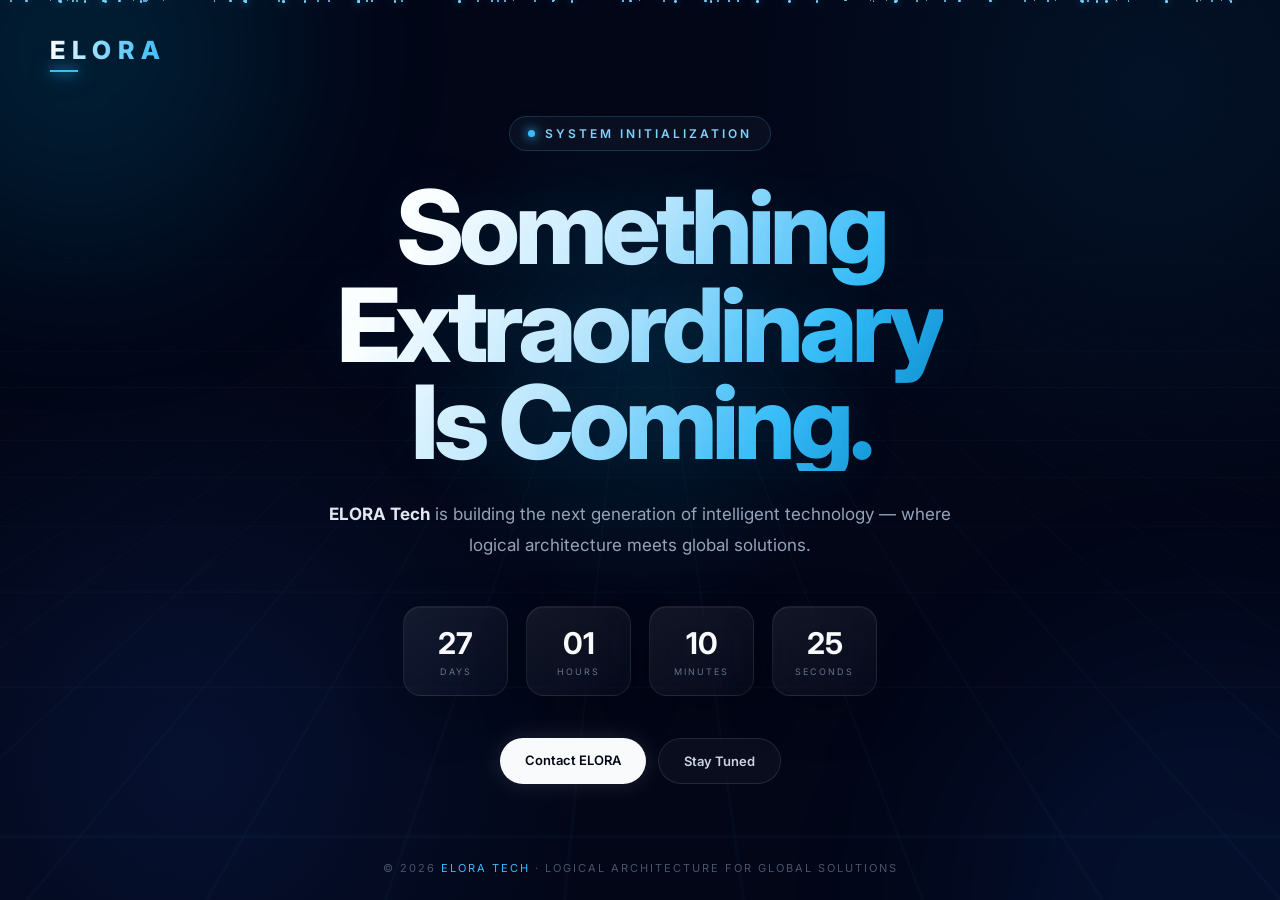
<file: coming.html>
<!DOCTYPE html>
<html lang="en">
<head>
    <meta charset="UTF-8">
    <meta name="viewport" content="width=device-width, initial-scale=1.0">

    <title>ELORA Tech | Coming Soon</title>

    <meta name="description"
          content="ELORA Tech — Logical Architecture for Global Solutions. Something extraordinary is coming.">

    <link rel="preconnect" href="https://fonts.googleapis.com">
    <link rel="preconnect" href="https://fonts.gstatic.com" crossorigin>
    <link href="https://fonts.googleapis.com/css2?family=Inter:wght@400;500;600;700;800&display=swap"
          rel="stylesheet">

    <style>

        * {
            margin: 0;
            padding: 0;
            box-sizing: border-box;
        }

        html,
        body {
            width: 100%;
            height: 100%;
        }

        body {
            font-family: "Inter", sans-serif;
            background: #020617;
            color: #ffffff;
            overflow: hidden;
        }

        /* =========================================
           BACKGROUND
        ========================================= */

        .background {
            position: fixed;
            inset: 0;
            overflow: hidden;
            background:
                radial-gradient(
                    circle at 50% 40%,
                    rgba(0, 198, 255, 0.12),
                    transparent 30%
                ),
                radial-gradient(
                    circle at 15% 85%,
                    rgba(37, 99, 235, 0.12),
                    transparent 30%
                ),
                radial-gradient(
                    circle at 90% 10%,
                    rgba(14, 165, 233, 0.08),
                    transparent 30%
                ),
                #020617;
        }

        /* Grid */

        .grid {
            position: absolute;
            inset: -100%;
            width: 300%;
            height: 300%;

            background-image:
                linear-gradient(
                    rgba(56, 189, 248, 0.035) 1px,
                    transparent 1px
                ),
                linear-gradient(
                    90deg,
                    rgba(56, 189, 248, 0.035) 1px,
                    transparent 1px
                );

            background-size: 70px 70px;

            transform: perspective(500px) rotateX(60deg);

            animation: gridMove 20s linear infinite;
        }

        @keyframes gridMove {
            from {
                transform:
                    perspective(500px)
                    rotateX(60deg)
                    translateY(0);
            }

            to {
                transform:
                    perspective(500px)
                    rotateX(60deg)
                    translateY(70px);
            }
        }

        /* =========================================
           GLOWING ORBS
        ========================================= */

        .orb {
            position: absolute;
            border-radius: 50%;
            filter: blur(90px);
            pointer-events: none;
        }

        .orb.one {
            width: 400px;
            height: 400px;
            background: rgba(0, 198, 255, 0.12);
            top: -150px;
            left: -120px;
            animation: orbOne 12s ease-in-out infinite alternate;
        }

        .orb.two {
            width: 500px;
            height: 500px;
            background: rgba(37, 99, 235, 0.10);
            bottom: -250px;
            right: -180px;
            animation: orbTwo 15s ease-in-out infinite alternate;
        }

        @keyframes orbOne {
            to {
                transform: translate(180px, 150px);
            }
        }

        @keyframes orbTwo {
            to {
                transform: translate(-150px, -120px);
            }
        }

        /* =========================================
           PARTICLES
        ========================================= */

        .particles {
            position: absolute;
            inset: 0;
        }

        .particle {
            position: absolute;
            width: 2px;
            height: 2px;
            background: #7dd3fc;
            border-radius: 50%;
            box-shadow: 0 0 10px #38bdf8;
            animation: floatParticle linear infinite;
        }

        @keyframes floatParticle {
            from {
                transform: translateY(110vh);
                opacity: 0;
            }

            15% {
                opacity: 1;
            }

            85% {
                opacity: 1;
            }

            to {
                transform: translateY(-10vh);
                opacity: 0;
            }
        }

        /* =========================================
           MAIN
        ========================================= */

        .page {
            position: relative;
            z-index: 10;

            min-height: 100vh;

            display: flex;
            flex-direction: column;
            align-items: center;
            justify-content: center;

            text-align: center;

            padding: 30px;
        }

        /* =========================================
           LOGO
        ========================================= */

        .logo {
            position: absolute;
            top: 35px;
            left: 50px;

            font-size: 25px;
            font-weight: 800;
            letter-spacing: 7px;

            background:
                linear-gradient(
                    90deg,
                    #ffffff,
                    #7dd3fc,
                    #38bdf8
                );

            -webkit-background-clip: text;
            background-clip: text;

            color: transparent;
        }

        .logo::after {
            content: "";
            display: block;

            width: 28px;
            height: 2px;

            margin-top: 5px;

            background: #38bdf8;

            box-shadow:
                0 0 12px #38bdf8,
                0 0 25px #38bdf8;
        }

        /* =========================================
           STATUS
        ========================================= */

        .status {
            display: inline-flex;
            align-items: center;
            gap: 10px;

            padding: 9px 18px;

            border: 1px solid rgba(56, 189, 248, 0.2);

            border-radius: 50px;

            background: rgba(255, 255, 255, 0.035);

            backdrop-filter: blur(15px);

            color: #7dd3fc;

            font-size: 12px;
            font-weight: 600;

            letter-spacing: 3px;
            text-transform: uppercase;

            margin-bottom: 28px;
        }

        .status-dot {
            width: 7px;
            height: 7px;

            border-radius: 50%;

            background: #38bdf8;

            box-shadow:
                0 0 10px #38bdf8,
                0 0 20px #38bdf8;

            animation: pulse 1.8s infinite;
        }

        @keyframes pulse {
            0%,
            100% {
                transform: scale(1);
                opacity: 1;
            }

            50% {
                transform: scale(1.7);
                opacity: 0.5;
            }
        }

        /* =========================================
           TITLE
        ========================================= */

        h1 {
            max-width: 1000px;

            font-size: clamp(55px, 8vw, 110px);

            line-height: 0.95;

            font-weight: 800;

            letter-spacing: -5px;

            background:
                linear-gradient(
                    120deg,
                    #ffffff 15%,
                    #bae6fd 45%,
                    #38bdf8 75%,
                    #0284c7
                );

            -webkit-background-clip: text;
            background-clip: text;

            color: transparent;

            text-shadow:
                0 0 60px rgba(56, 189, 248, 0.08);
        }

        .subtitle {
            margin-top: 28px;

            max-width: 650px;

            color: #94a3b8;

            font-size: 17px;

            line-height: 1.8;
        }

        .subtitle strong {
            color: #e2e8f0;
        }

        /* =========================================
           COUNTDOWN
        ========================================= */

        .countdown {
            display: flex;
            gap: 18px;

            margin-top: 45px;
        }

        .time-box {
            min-width: 105px;

            padding: 18px 15px;

            border-radius: 18px;

            border: 1px solid rgba(255, 255, 255, 0.08);

            background:
                linear-gradient(
                    145deg,
                    rgba(255, 255, 255, 0.07),
                    rgba(255, 255, 255, 0.02)
                );

            backdrop-filter: blur(20px);

            box-shadow:
                inset 0 1px 0 rgba(255, 255, 255, 0.05),
                0 15px 50px rgba(0, 0, 0, 0.25);
        }

        .number {
            display: block;

            font-size: 30px;

            font-weight: 700;

            color: #f8fafc;
        }

        .label {
            display: block;

            margin-top: 5px;

            color: #64748b;

            font-size: 9px;

            letter-spacing: 2px;

            text-transform: uppercase;
        }

        /* =========================================
           CTA
        ========================================= */

        .cta {
            display: flex;
            gap: 12px;

            margin-top: 42px;
        }

        .btn {
            position: relative;

            padding: 14px 25px;

            border-radius: 50px;

            font-size: 13px;

            font-weight: 600;

            text-decoration: none;

            transition: 0.35s;

            overflow: hidden;
        }

        .btn-primary {
            color: #020617;

            background: #f8fafc;

            box-shadow:
                0 0 25px rgba(255, 255, 255, 0.12);
        }

        .btn-primary:hover {
            transform: translateY(-3px);

            box-shadow:
                0 10px 40px rgba(56, 189, 248, 0.25);
        }

        .btn-secondary {
            color: #cbd5e1;

            border: 1px solid rgba(255, 255, 255, 0.1);

            background: rgba(255, 255, 255, 0.035);

            backdrop-filter: blur(15px);
        }

        .btn-secondary:hover {
            transform: translateY(-3px);

            border-color: rgba(56, 189, 248, 0.4);

            color: #ffffff;
        }

        /* =========================================
           FOOTER
        ========================================= */

        footer {
            position: absolute;

            bottom: 25px;

            color: #475569;

            font-size: 11px;

            letter-spacing: 2px;
        }

        footer span {
            color: #38bdf8;
        }

        /* =========================================
           RESPONSIVE
        ========================================= */

        @media (max-width: 700px) {

            .logo {
                top: 25px;
                left: 25px;
                font-size: 20px;
            }

            h1 {
                letter-spacing: -3px;
            }

            .subtitle {
                font-size: 15px;
            }

            .countdown {
                gap: 7px;
            }

            .time-box {
                min-width: 70px;
                padding: 13px 8px;
                border-radius: 12px;
            }

            .number {
                font-size: 22px;
            }

            .label {
                font-size: 7px;
                letter-spacing: 1px;
            }

            .cta {
                flex-direction: column;
                width: 100%;
                max-width: 260px;
            }

            .btn {
                text-align: center;
            }

            footer {
                bottom: 15px;
                font-size: 8px;
            }
        }

    </style>
</head>

<body>

    <!-- BACKGROUND -->

    <div class="background">

        <div class="grid"></div>

        <div class="orb one"></div>
        <div class="orb two"></div>

        <div class="particles" id="particles"></div>

    </div>


    <!-- MAIN PAGE -->

    <main class="page">

        <div class="logo">
            ELORA
        </div>


        <div class="status">
            <span class="status-dot"></span>
            System Initialization
        </div>


        <h1>
            Something<br>
            Extraordinary<br>
            Is Coming.
        </h1>


        <p class="subtitle">
            <strong>ELORA Tech</strong> is building the next generation
            of intelligent technology — where logical architecture
            meets global solutions.
        </p>


        <!-- COUNTDOWN -->

        <div class="countdown">

            <div class="time-box">
                <span class="number" id="days">00</span>
                <span class="label">Days</span>
            </div>

            <div class="time-box">
                <span class="number" id="hours">00</span>
                <span class="label">Hours</span>
            </div>

            <div class="time-box">
                <span class="number" id="minutes">00</span>
                <span class="label">Minutes</span>
            </div>

            <div class="time-box">
                <span class="number" id="seconds">00</span>
                <span class="label">Seconds</span>
            </div>

        </div>


        <!-- BUTTONS -->

        <div class="cta">

            <a href="mailto:hello@eloratech.com"
               class="btn btn-primary">
                Contact ELORA
            </a>

            <a href="#"
               class="btn btn-secondary">
                Stay Tuned
            </a>

        </div>


        <footer>
            © 2026 <span>ELORA TECH</span> · LOGICAL ARCHITECTURE FOR GLOBAL SOLUTIONS
        </footer>

    </main>


    <script>

        /* =========================================
           PARTICLES
        ========================================= */

        const particles =
            document.getElementById("particles");

        for (let i = 0; i < 90; i++) {

            const particle =
                document.createElement("span");

            particle.className = "particle";

            particle.style.left =
                Math.random() * 100 + "%";

            particle.style.animationDuration =
                (8 + Math.random() * 15) + "s";

            particle.style.animationDelay =
                Math.random() * 10 + "s";

            const size =
                Math.random() * 2 + 1;

            particle.style.width = size + "px";
            particle.style.height = size + "px";

            particles.appendChild(particle);
        }


        /* =========================================
           COUNTDOWN
           
           Change this date to your launch date.
        ========================================= */

        const launchDate =
            new Date("December 31, 2026 23:59:59").getTime();


        function updateCountdown() {

            const now =
                new Date().getTime();

            const distance =
                launchDate - now;


            if (distance <= 0) {

                document.getElementById("days").innerText = "00";
                document.getElementById("hours").innerText = "00";
                document.getElementById("minutes").innerText = "00";
                document.getElementById("seconds").innerText = "00";

                return;
            }


            const days =
                Math.floor(
                    distance /
                    (1000 * 60 * 60 * 24)
                );

            const hours =
                Math.floor(
                    (distance %
                        (1000 * 60 * 60 * 24)) /
                    (1000 * 60 * 60)
                );

            const minutes =
                Math.floor(
                    (distance %
                        (1000 * 60 * 60)) /
                    (1000 * 60)
                );

            const seconds =
                Math.floor(
                    (distance %
                        (1000 * 60)) /
                    1000
                );


            document.getElementById("days").innerText =
                String(days).padStart(2, "0");

            document.getElementById("hours").innerText =
                String(hours).padStart(2, "0");

            document.getElementById("minutes").innerText =
                String(minutes).padStart(2, "0");

            document.getElementById("seconds").innerText =
                String(seconds).padStart(2, "0");
        }


        updateCountdown();

        setInterval(updateCountdown, 1000);

    </script>

</body>
</html>
</file>
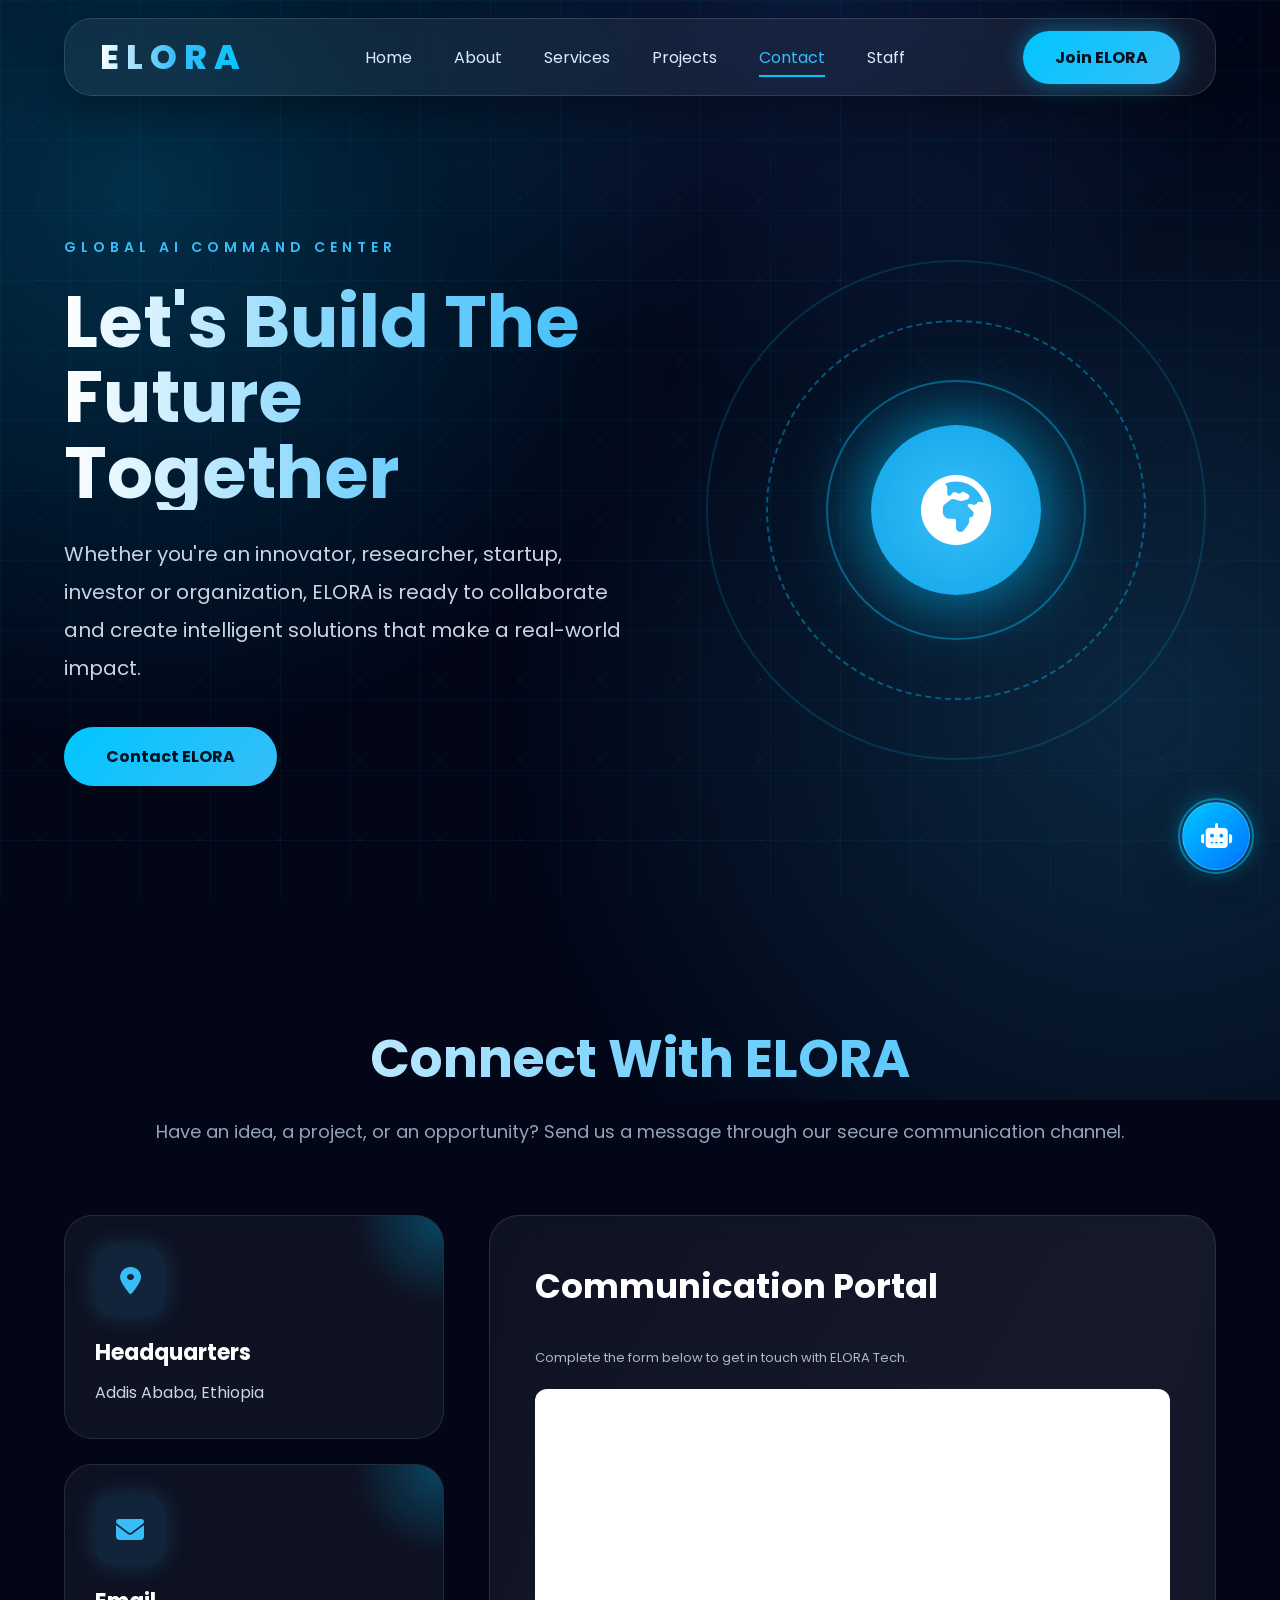
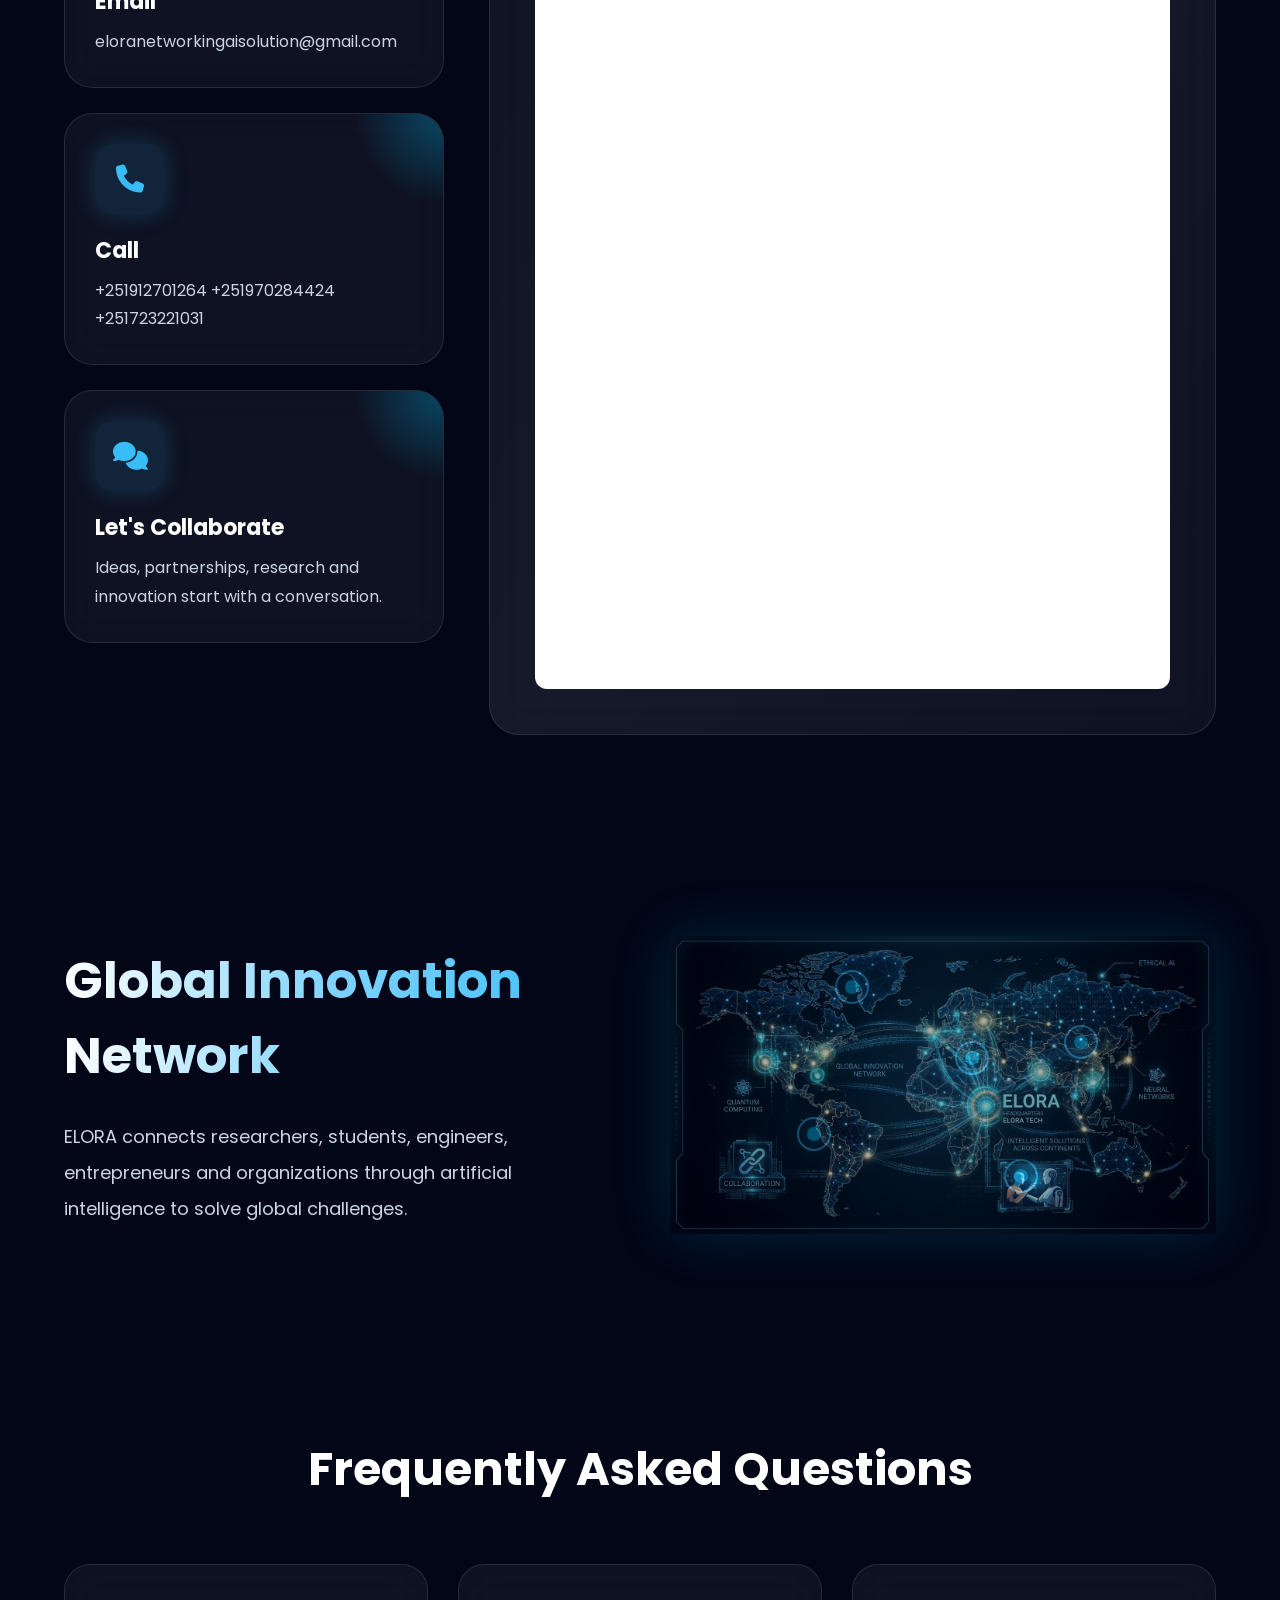
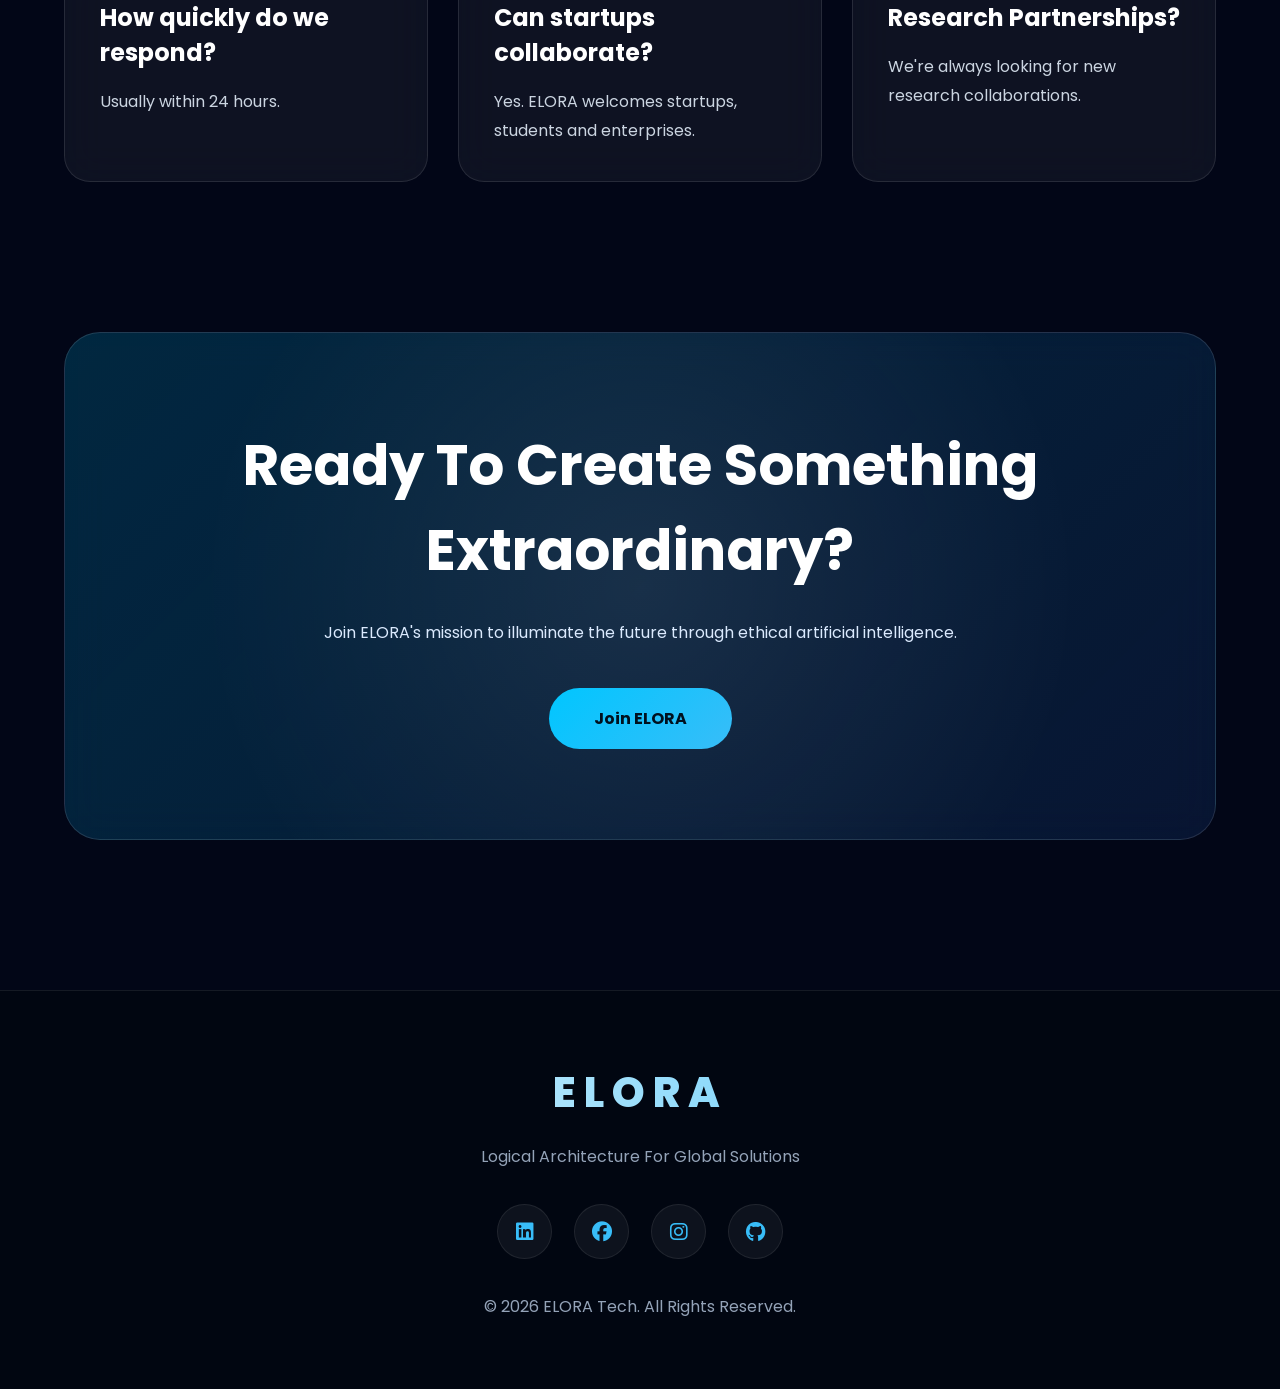
<file: contact.html>
<!DOCTYPE html>
<html lang="en">

<head>

    <meta charset="UTF-8">
    <meta name="viewport" content="width=device-width, initial-scale=1.0">

    <title>Contact | ELORA Tech</title>

    <link rel="stylesheet" href="contact.css">

    <link href="https://fonts.googleapis.com/css2?family=Poppins:wght@300;400;500;600;700;800&display=swap" rel="stylesheet">

    <link rel="stylesheet"
        href="https://cdnjs.cloudflare.com/ajax/libs/font-awesome/6.7.2/css/all.min.css">

</head>

<body>

<div class="grid-bg"></div>
<div class="particles"></div>

<header>
    <nav class="navbar">

        <a href="index.html" class="logo">ELORA</a>

        <ul class="nav-links">
            <li><a href="index.html">Home</a></li>
            <li><a href="about.html">About</a></li>
            <li><a href="service.html">Services</a></li>
            <li><a href="projects.html">Projects</a></li>
            <li><a href="contact.html" class="active">Contact</a></li>
            <li><a href="staff.html">Staff</a></li>
        </ul>

        <a href="join.html" class="join-btn">Join ELORA</a>

        <!-- MOBILE MENU BUTTON -->
        <button class="menu-btn" type="button" aria-label="Open navigation menu" aria-expanded="false">
            <i class="fas fa-bars"></i>
        </button>

    </nav>
</header>


<!-- HERO -->

<section class="contact-hero">

<div class="hero-content">

<span>GLOBAL AI COMMAND CENTER</span>

<h1>

Let's Build The Future Together

</h1>

<p>

Whether you're an innovator, researcher, startup, investor or organization,
ELORA is ready to collaborate and create intelligent solutions that make
a real-world impact.

</p>

<a href="#contact" class="hero-btn">

Contact ELORA

</a>

</div>

<div class="hero-graphic">

<div class="core">

<i class="fa-solid fa-earth-africa"></i>

</div>

<div class="ring ring1"></div>

<div class="ring ring2"></div>

<div class="ring ring3"></div>

</div>

</section>



<!-- CONTACT -->


<!-- CONTACT -->
<section id="contact" class="contact-section">

    <div class="section-title">
        <h2>Connect With ELORA</h2>
        <p>
            Have an idea, a project, or an opportunity?
            Send us a message through our secure communication channel.
        </p>
    </div>

    <div class="contact-wrapper">

        <!-- LEFT SIDE -->
        <div class="contact-info">

            <div class="info-card">
                <i class="fa-solid fa-location-dot"></i>
                <h3>Headquarters</h3>
                <p>Addis Ababa, Ethiopia</p>
            </div>

            <div class="info-card">
                <i class="fa-solid fa-envelope"></i>
                <h3>Email</h3>
                <p>eloranetworkingaisolution@gmail.com</p>
            </div>

            <div class="info-card">
                <i class="fa-solid fa-phone"></i>
                <h3>Call</h3>
                <p>+251912701264
+251970284424 
+251723221031</p>
            </div>

            <div class="info-card">
                <i class="fa-solid fa-comments"></i>
                <h3>Let's Collaborate</h3>
                <p>Ideas, partnerships, research and innovation start with a conversation.</p>
            </div>

        </div>

        <!-- GOOGLE FORM -->
        <div class="contact-form google-form-container">

            <h3>Communication Portal</h3>

            <p class="form-description">
                Complete the form below to get in touch with ELORA Tech.
            </p>

            <iframe
                src="https://docs.google.com/forms/d/e/1FAIpQLSfigRZmQ2jDMhBp-53AdBX9DcAgVGga9rWlDTqEb82t826cug/viewform?embedded=true"
                width="100%"
                height="900"
                frameborder="0"
                marginheight="0"
                marginwidth="0"
                loading="lazy"
                title="ELORA Tech Contact Form">
                Loading…
            </iframe>

        </div>

    </div>

</section>




<!-- WORLD NETWORK -->

<section class="network">

<div class="network-content">

<h2>

Global Innovation Network

</h2>

<p>

ELORA connects researchers, students, engineers,
entrepreneurs and organizations through artificial intelligence
to solve global challenges.

</p>

</div>

<div class="world-map">

<div class="pulse p1"></div>
<div class="pulse p2"></div>
<div class="pulse p3"></div>
<div class="pulse p4"></div>
<div class="pulse p5"></div>

<img src="worldmap.jpg" alt="World Map">

</div>

</section>



<!-- FAQ -->

<section class="faq">

<h2>

Frequently Asked Questions

</h2>

<div class="faq-grid">

<div class="faq-card">

<h3>

How quickly do we respond?

</h3>

<p>

Usually within 24 hours.

</p>

</div>

<div class="faq-card">

<h3>

Can startups collaborate?

</h3>

<p>

Yes. ELORA welcomes startups,
students and enterprises.

</p>

</div>

<div class="faq-card">

<h3>

Research Partnerships?

</h3>

<p>

We're always looking for new
research collaborations.

</p>

</div>

</div>

</section>



<!-- CTA -->

<section class="cta">

<h2>

Ready To Create Something Extraordinary?

</h2>

<p>

Join ELORA's mission to illuminate the future
through ethical artificial intelligence.

</p>

<a href="join.html">

Join ELORA

</a>

</section>



<footer>

<div class="footer-logo">

ELORA

</div>

<p>

Logical Architecture For Global Solutions

</p>

<div class="socials">

<a href="#"><i class="fab fa-linkedin"></i></a>

<a href="#"><i class="fab fa-facebook"></i></a>

<a href="#"><i class="fab fa-instagram"></i></a>

<a href="#"><i class="fab fa-github"></i></a>

</div>

<p>

© 2026 ELORA Tech. All Rights Reserved.

</p>

</footer>

<script src="contact.js"></script>
<script src="elora-ai.js"></script>
<!-- =====================================================
     ELORA AI CHATBOT
===================================================== -->

<div class="elora-ai-widget">

    <!-- Floating Button -->
    <button
        id="elora-ai-button"
        class="elora-ai-button"
        aria-label="Open ELORA AI"
        type="button">

        <span class="ai-pulse"></span>

        <i class="fas fa-robot"></i>

    </button>


    <!-- Chat Window -->
    <div
        id="elora-ai-chat"
        class="elora-ai-chat"
        aria-hidden="true">


        <!-- HEADER -->

        <div class="elora-ai-header">

            <div class="elora-ai-brand">

                <div class="elora-ai-avatar">

                    <i class="fas fa-robot"></i>

                </div>

                <div>

                    <h3>ELORA AI</h3>

                    <span>
                        <span class="online-dot"></span>
                        Online
                    </span>

                </div>

            </div>


            <button
                id="elora-ai-close"
                class="elora-ai-close"
                aria-label="Close chatbot"
                type="button">

                <i class="fas fa-xmark"></i>

            </button>

        </div>


        <!-- CHAT MESSAGES -->

        <div
            id="elora-ai-messages"
            class="elora-ai-messages">

            <div class="ai-message">

                <div class="message-avatar">
                    <i class="fas fa-robot"></i>
                </div>

                <div class="message-content">

                    <p>
                        Hello 👋 I'm <strong>ELORA AI</strong>.
                    </p>

                    <p>
                        I'm here to help you explore
                        ELORA Tech, our services,
                        projects and mission.
                    </p>

                    <span class="message-time">
                        Just now
                    </span>

                </div>

            </div>


            <!-- QUICK QUESTIONS -->

            <div class="ai-quick-actions">

                <button data-question="What is ELORA Tech?">
                    What is ELORA?
                </button>

                <button data-question="What services does ELORA provide?">
                    Our services
                </button>

                <button data-question="What is ELORA's mission?">
                    Our mission
                </button>

                <button data-question="How can I join ELORA?">
                    Join ELORA
                </button>

            </div>

        </div>


        <!-- TYPING INDICATOR -->

        <div
            id="elora-ai-typing"
            class="elora-ai-typing">

            <div class="typing-avatar">
                <i class="fas fa-robot"></i>
            </div>

            <div class="typing-dots">

                <span></span>
                <span></span>
                <span></span>

            </div>

        </div>


        <!-- INPUT -->

        <div class="elora-ai-input-area">

            <input
                id="elora-ai-input"
                type="text"
                placeholder="Ask ELORA AI..."
                autocomplete="off"
                maxlength="500">

            <button
                id="elora-ai-send"
                type="button"
                aria-label="Send message">

                <i class="fas fa-paper-plane"></i>

            </button>

        </div>


        <div class="elora-ai-footer">

            <span>
                Powered by ELORA Tech
            </span>

            <span>
                AI Assistant
            </span>

        </div>

    </div>

</div>
</body>

</html>
</file>
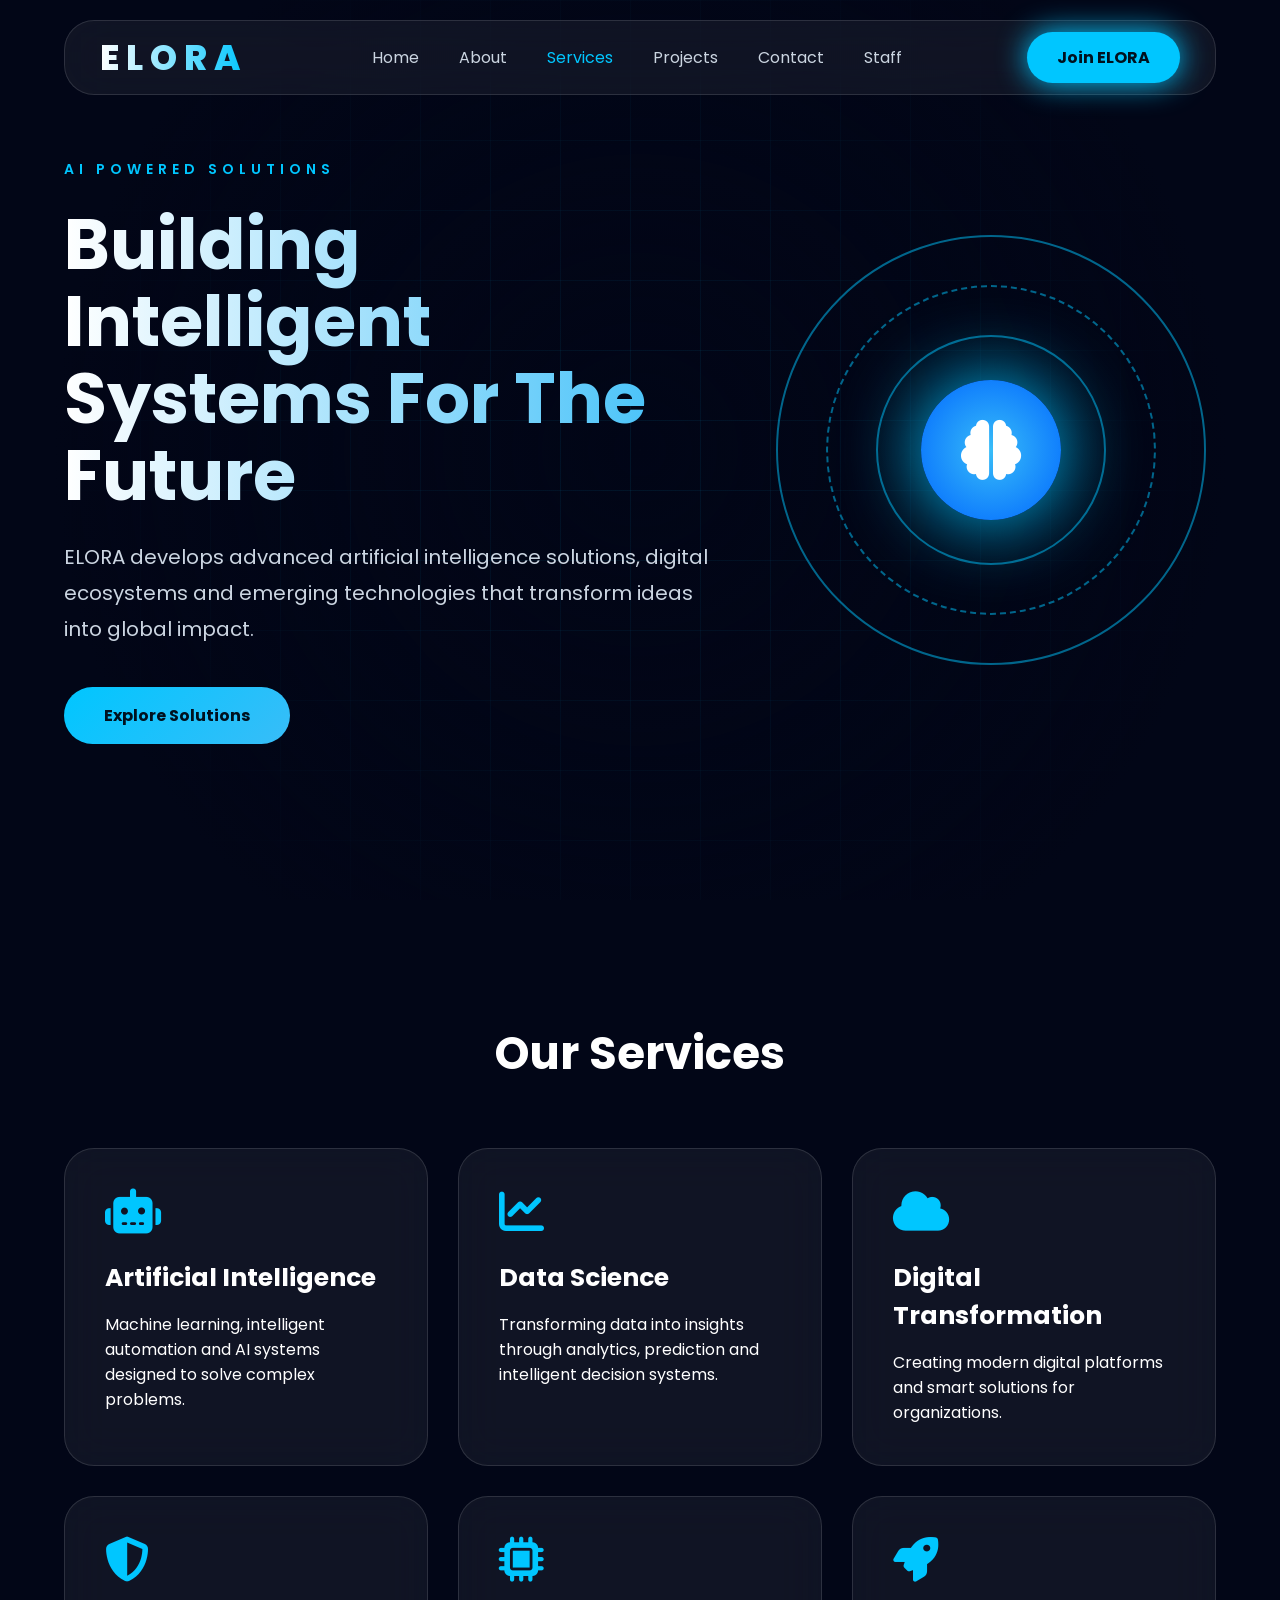
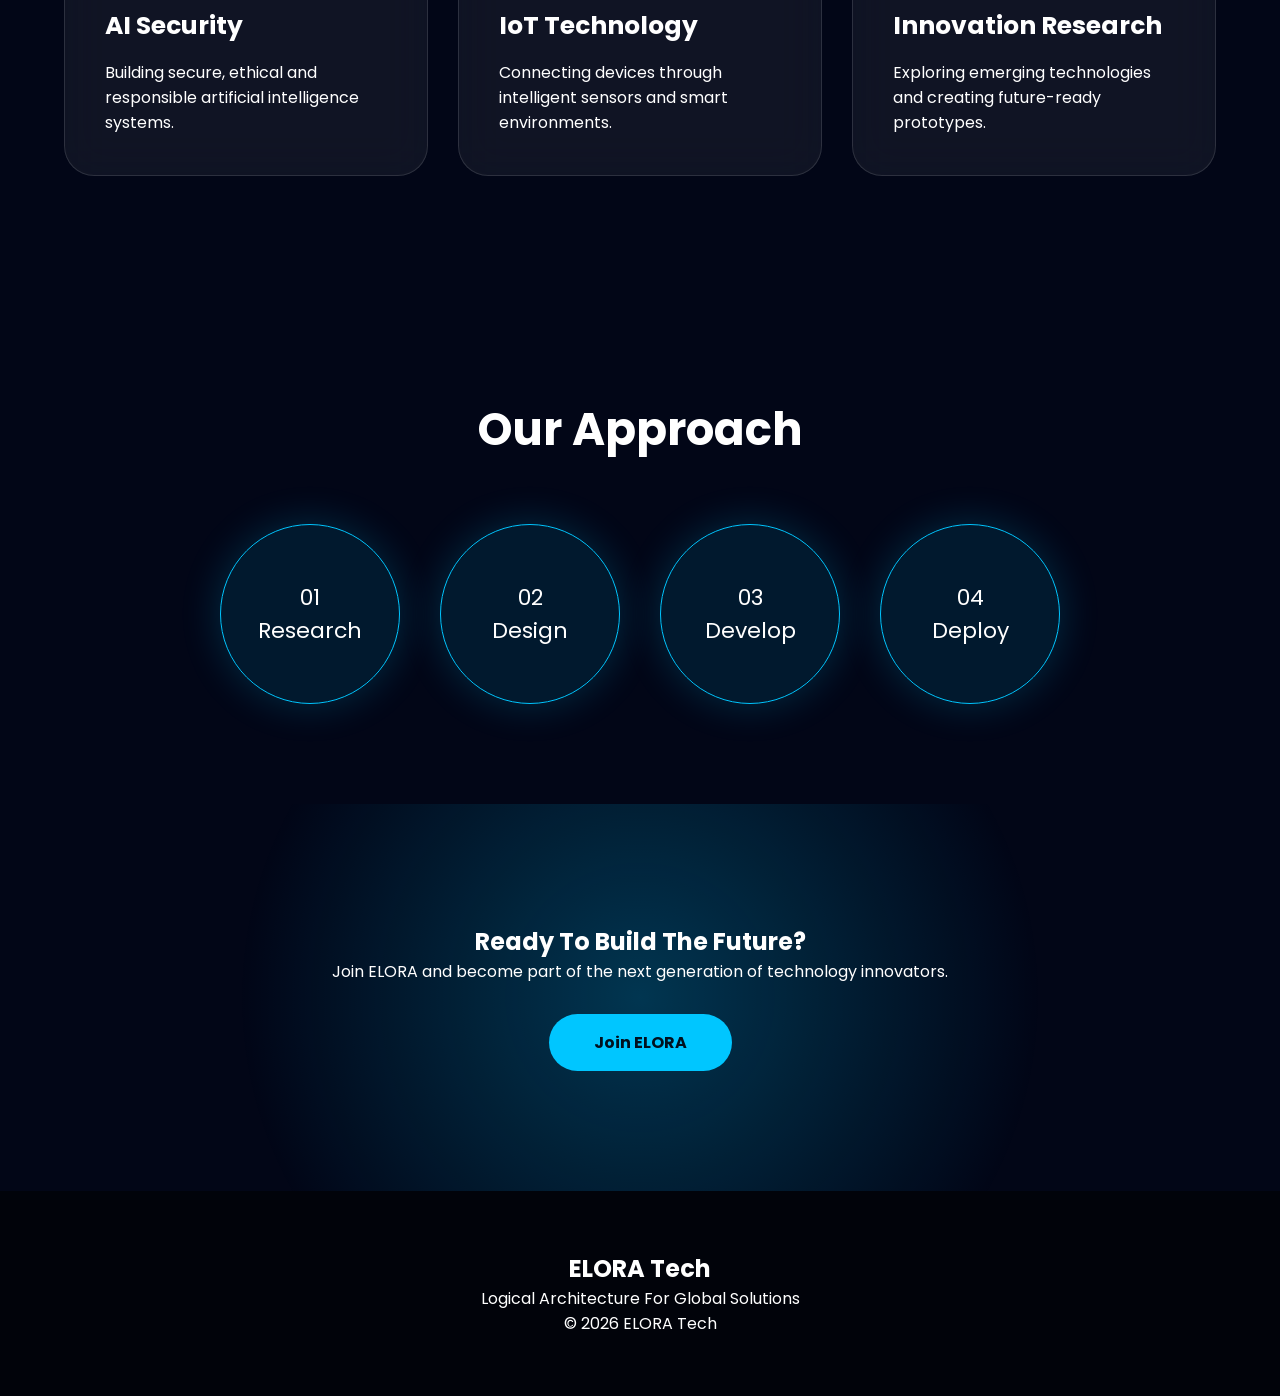
<file: service.html>
<!DOCTYPE html>
<html lang="en">

<head>

<meta charset="UTF-8">
<meta name="viewport" content="width=device-width, initial-scale=1.0">

<title>ELORA Services</title>

<link rel="stylesheet" href="service.css">

<link href="https://fonts.googleapis.com/css2?family=Poppins:wght@300;400;500;600;700;800&display=swap" rel="stylesheet">

<link rel="stylesheet"
href="https://cdnjs.cloudflare.com/ajax/libs/font-awesome/6.6.0/css/all.min.css">

</head>


<body>

<div class="ai-particles">

<span></span>
<span></span>
<span></span>
<span></span>
<span></span>
<span></span>
<span></span>
<span></span>
<span></span>
<span></span>

</div>
<div class="ai-grid"></div>

<header>

    <nav class="navbar">

        <a href="index.html" class="logo">
            ELORA
        </a>

        <ul class="nav-links">

            <li>
                <a href="index.html">Home</a>
            </li>

            <li>
                <a href="about.html">About</a>
            </li>

            <li>
                <a href="service.html" class="active">Services</a>
            </li>

            <li>
                <a href="projects.html">Projects</a>
            </li>

            <li>
                <a href="contact.html">Contact</a>
            </li>

            <li>
                <a href="staff.html">Staff</a>
            </li>

        </ul>

        <a href="join.html" class="join-btn">
            Join ELORA
        </a>

        <!-- MOBILE MENU -->
        <div class="menu-btn"
             aria-label="Open navigation menu"
             role="button"
             tabindex="0">

            <i class="fas fa-bars"></i>

        </div>

    </nav>

</header>

<section class="service-hero">


<div class="hero-content">


<span>
AI POWERED SOLUTIONS
</span>


<h1>
Building Intelligent Systems For The Future
</h1>


<p>
ELORA develops advanced artificial intelligence solutions,
digital ecosystems and emerging technologies that transform
ideas into global impact.
</p>


<a href="#" class="hero-btn">
Explore Solutions
</a>


</div>


<div class="hologram">


<div class="core">

<i class="fa-solid fa-brain"></i>

</div>


<div class="ring ring1"></div>
<div class="ring ring2"></div>
<div class="ring ring3"></div>


</div>


</section>




<section class="services">

<div class="network-lines"></div>


<h2>
Our Services
</h2>


<div class="service-grid">



<div class="service-card">

<i class="fa-solid fa-robot"></i>

<h3>
Artificial Intelligence
</h3>

<p>
Machine learning, intelligent automation and AI systems designed to solve complex problems.
</p>

</div>



<div class="service-card">

<i class="fa-solid fa-chart-line"></i>

<h3>
Data Science
</h3>

<p>
Transforming data into insights through analytics, prediction and intelligent decision systems.
</p>

</div>



<div class="service-card">

<i class="fa-solid fa-cloud"></i>

<h3>
Digital Transformation
</h3>

<p>
Creating modern digital platforms and smart solutions for organizations.
</p>

</div>



<div class="service-card">

<i class="fa-solid fa-shield-halved"></i>

<h3>
AI Security
</h3>

<p>
Building secure, ethical and responsible artificial intelligence systems.
</p>

</div>



<div class="service-card">

<i class="fa-solid fa-microchip"></i>

<h3>
IoT Technology
</h3>

<p>
Connecting devices through intelligent sensors and smart environments.
</p>

</div>



<div class="service-card">

<i class="fa-solid fa-rocket"></i>

<h3>
Innovation Research
</h3>

<p>
Exploring emerging technologies and creating future-ready prototypes.
</p>

</div>



</div>

</section>




<section class="future">


<h2>
Our Approach
</h2>


<div class="steps">


<div>
01
<br>
Research
</div>


<div>
02
<br>
Design
</div>


<div>
03
<br>
Develop
</div>


<div>
04
<br>
Deploy
</div>


</div>


</section>




<section class="cta">

<h2>
Ready To Build The Future?
</h2>

<p>
Join ELORA and become part of the next generation of technology innovators.
</p>


<a href="#">
Join ELORA
</a>


</section>




<footer>

<h2>
ELORA Tech
</h2>

<p>
Logical Architecture For Global Solutions
</p>


<p>
© 2026 ELORA Tech
</p>


</footer>

<script src="service.js"></script>

</body>

</html>
</file>
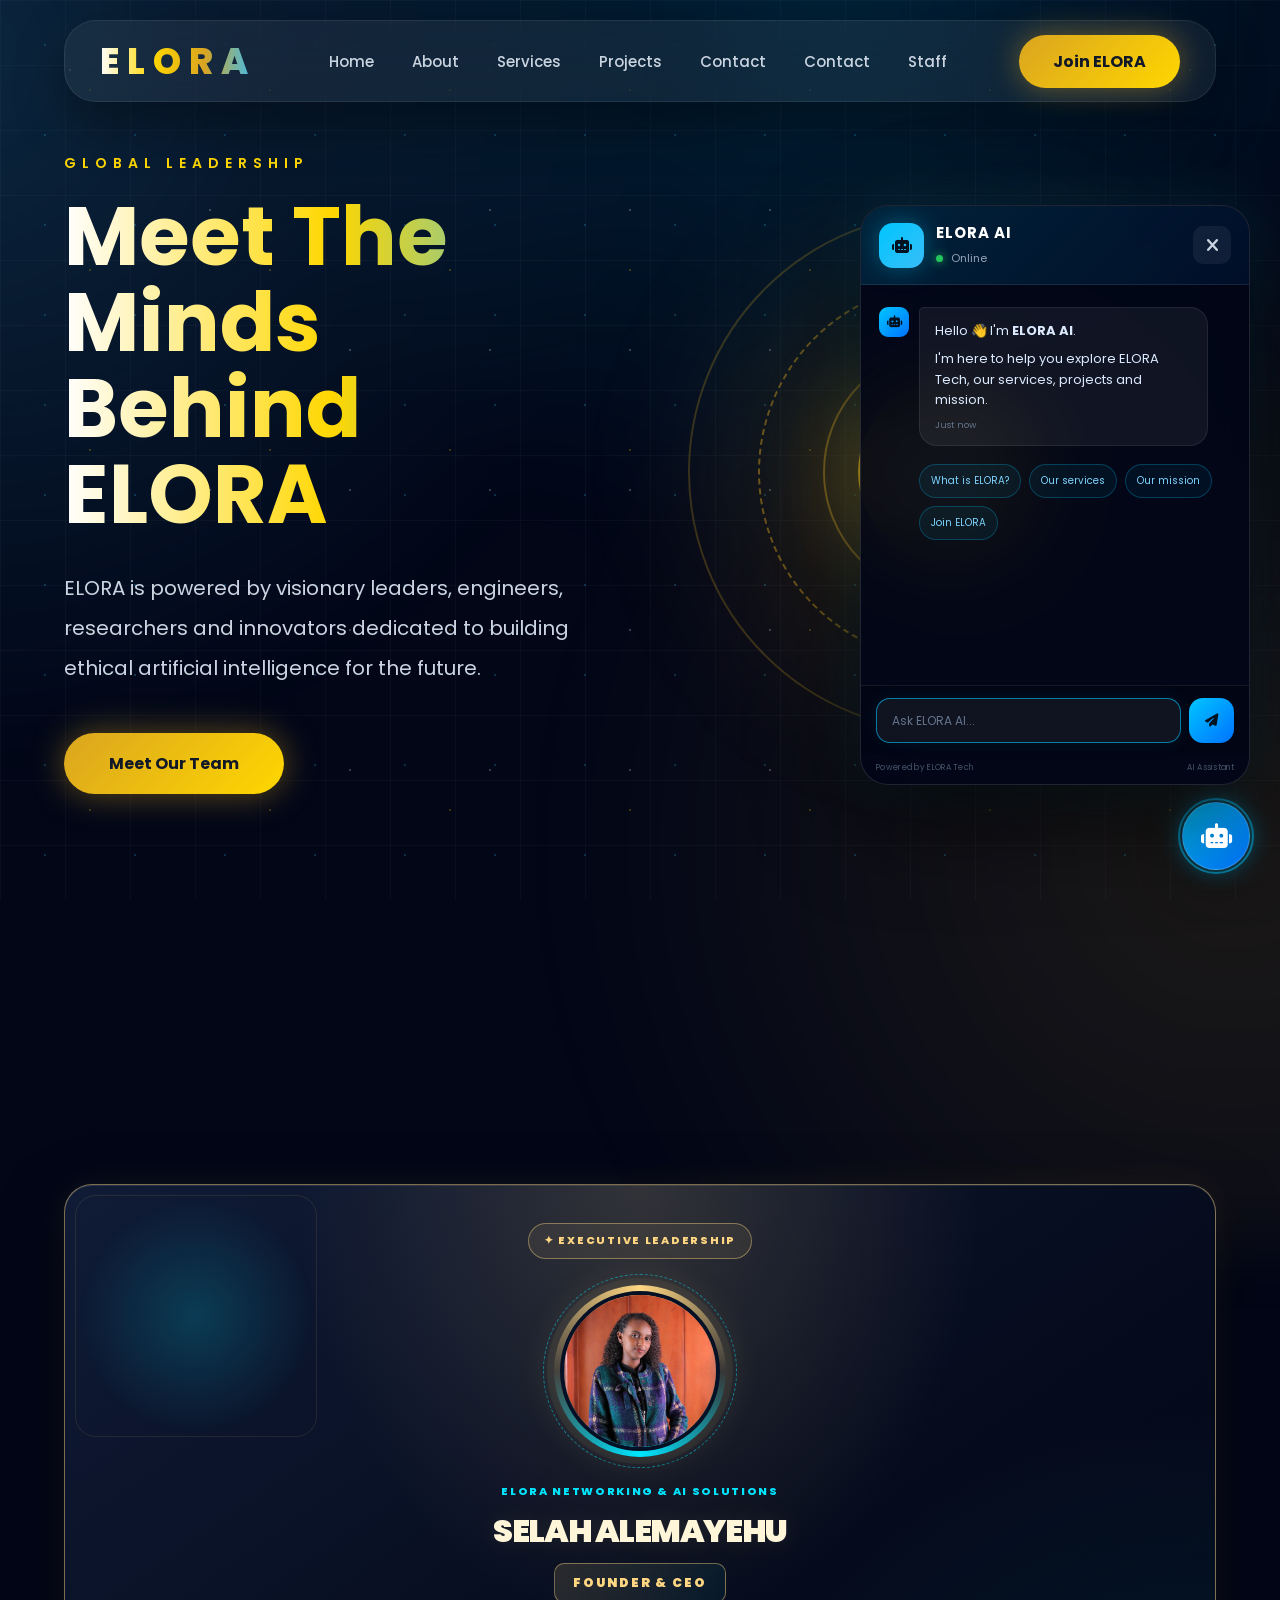
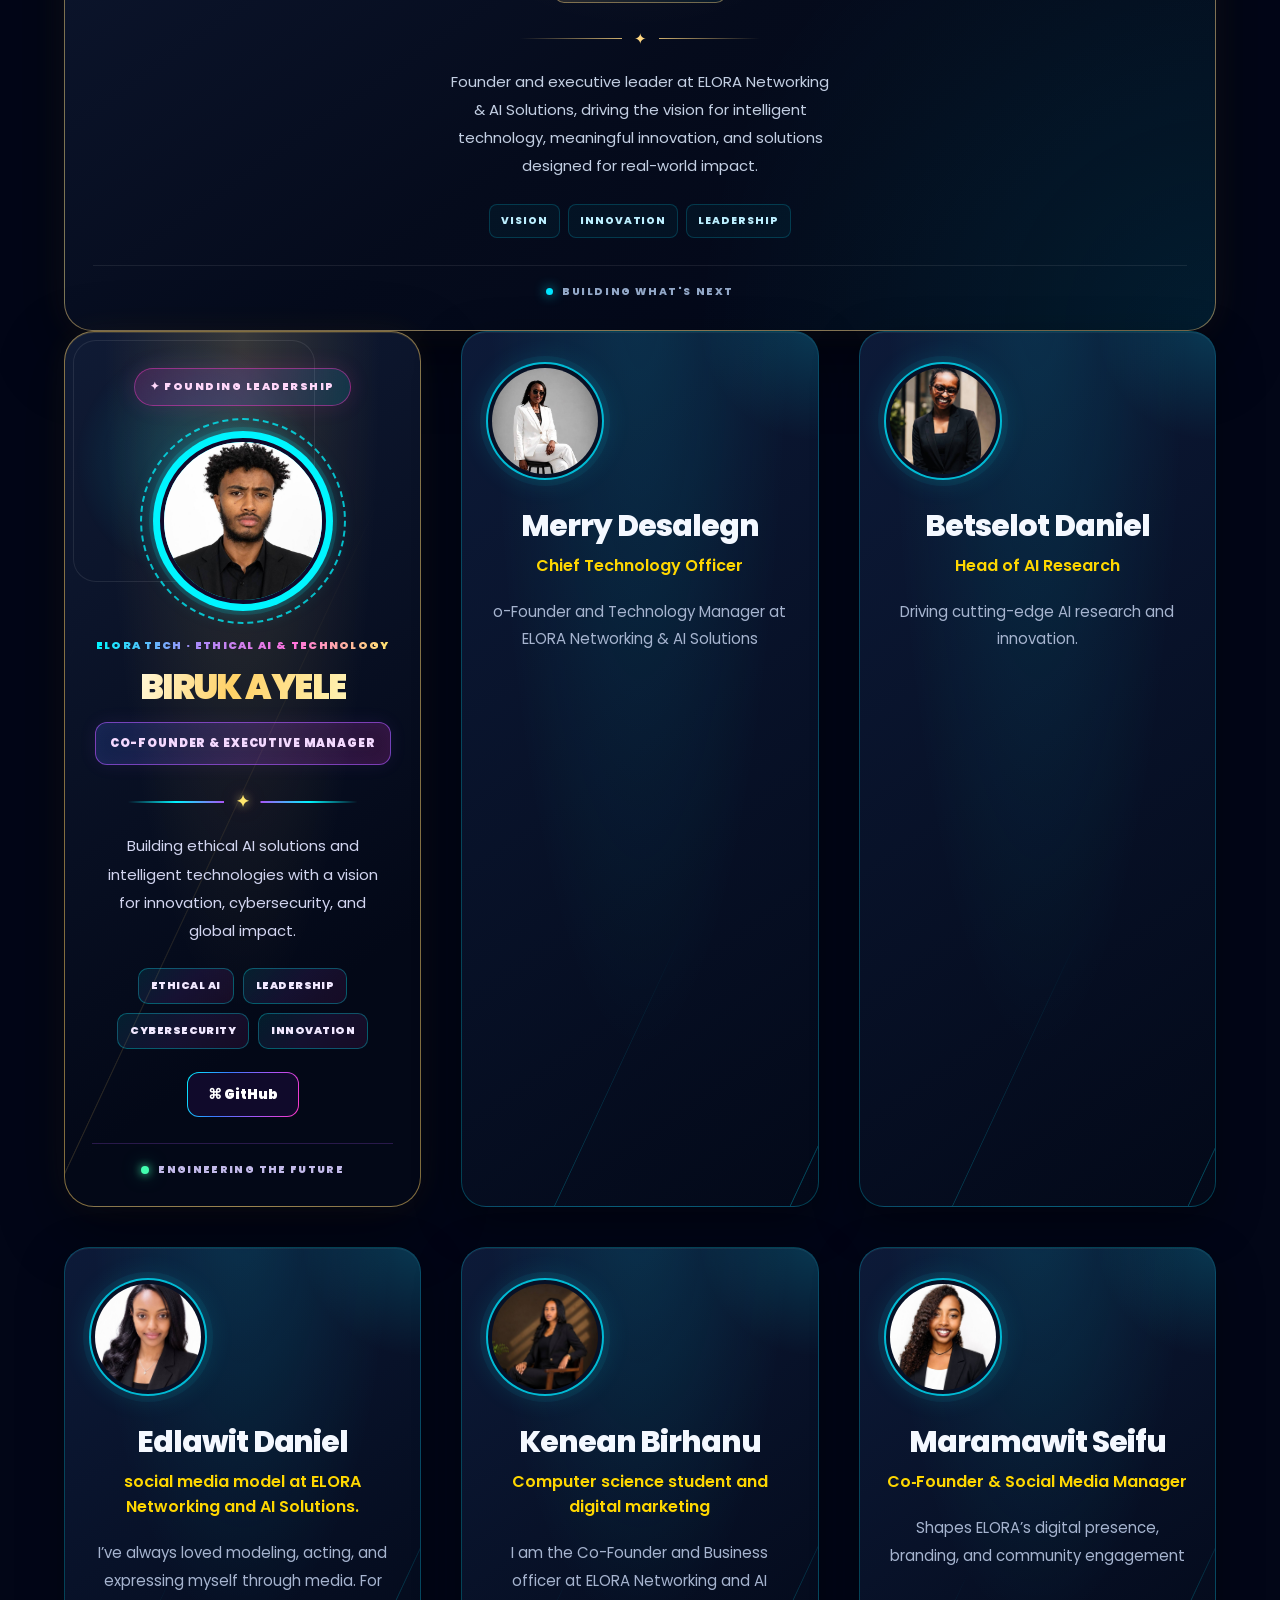
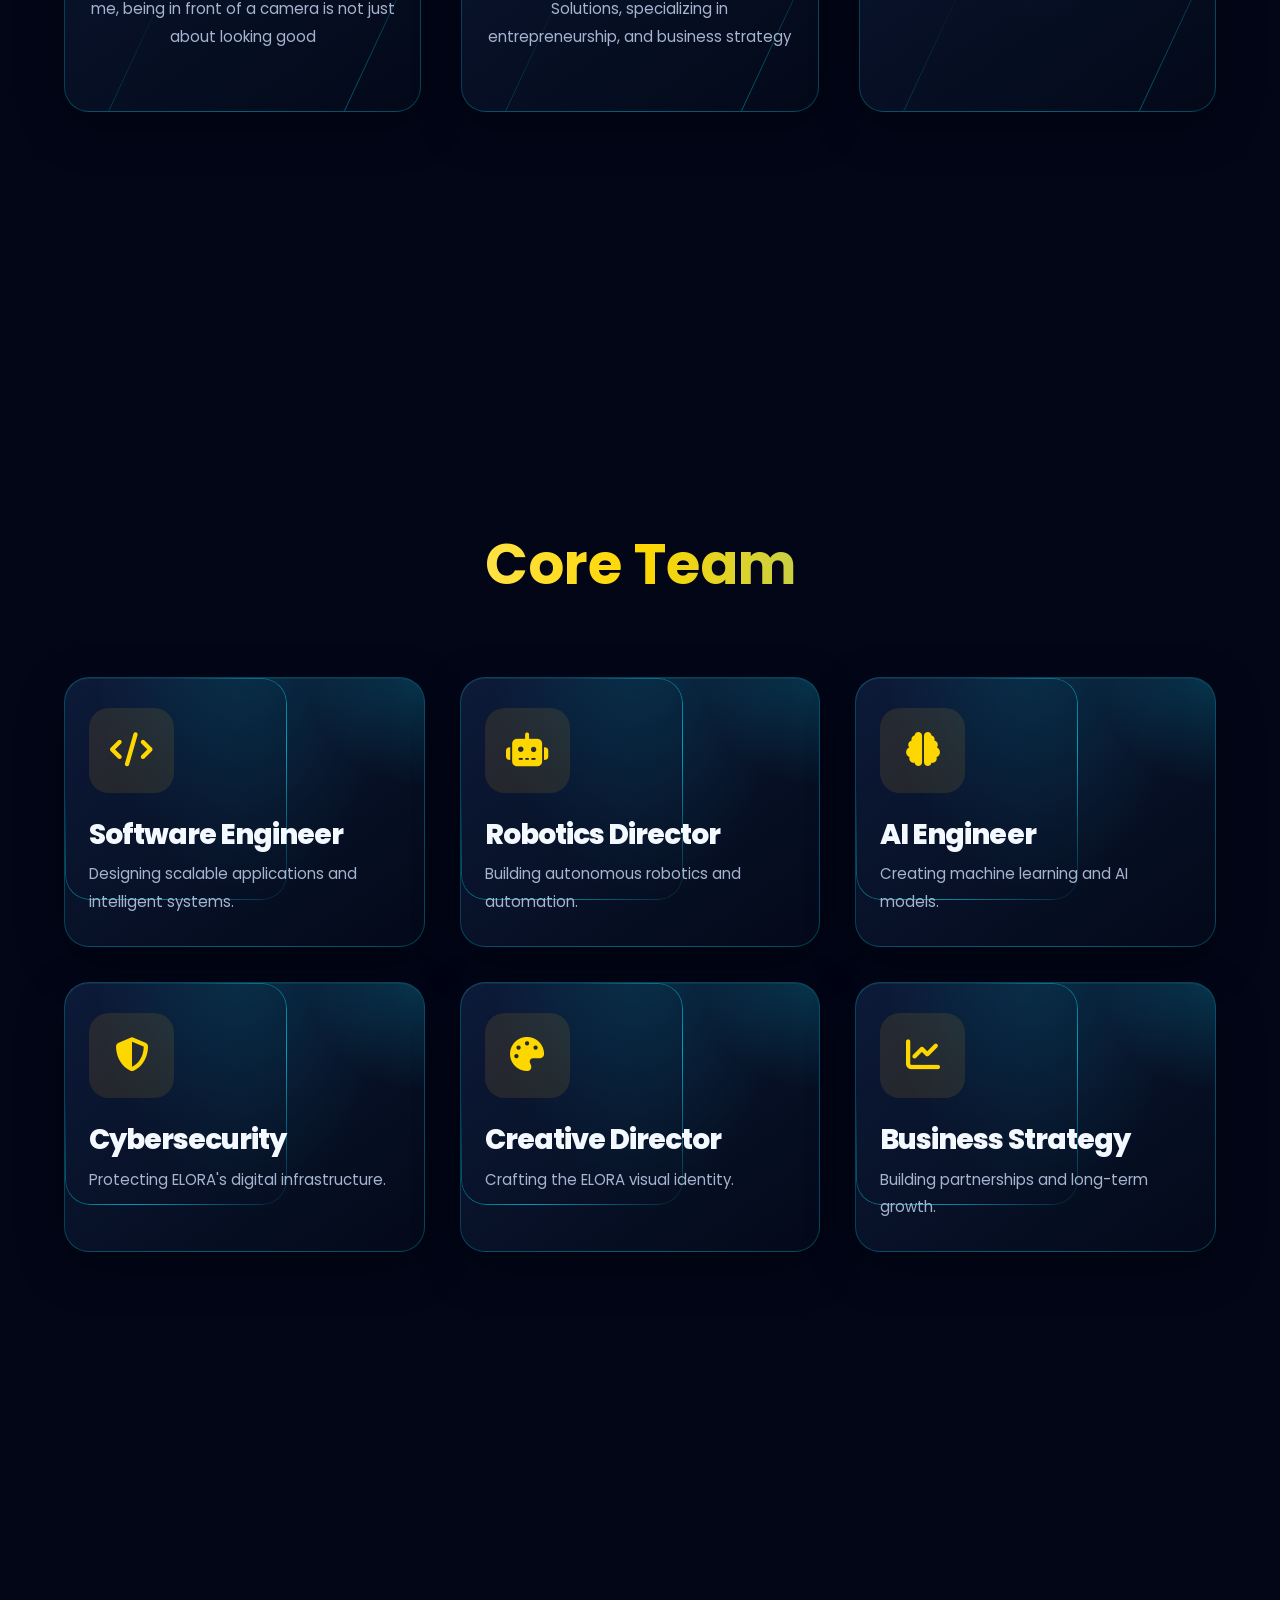
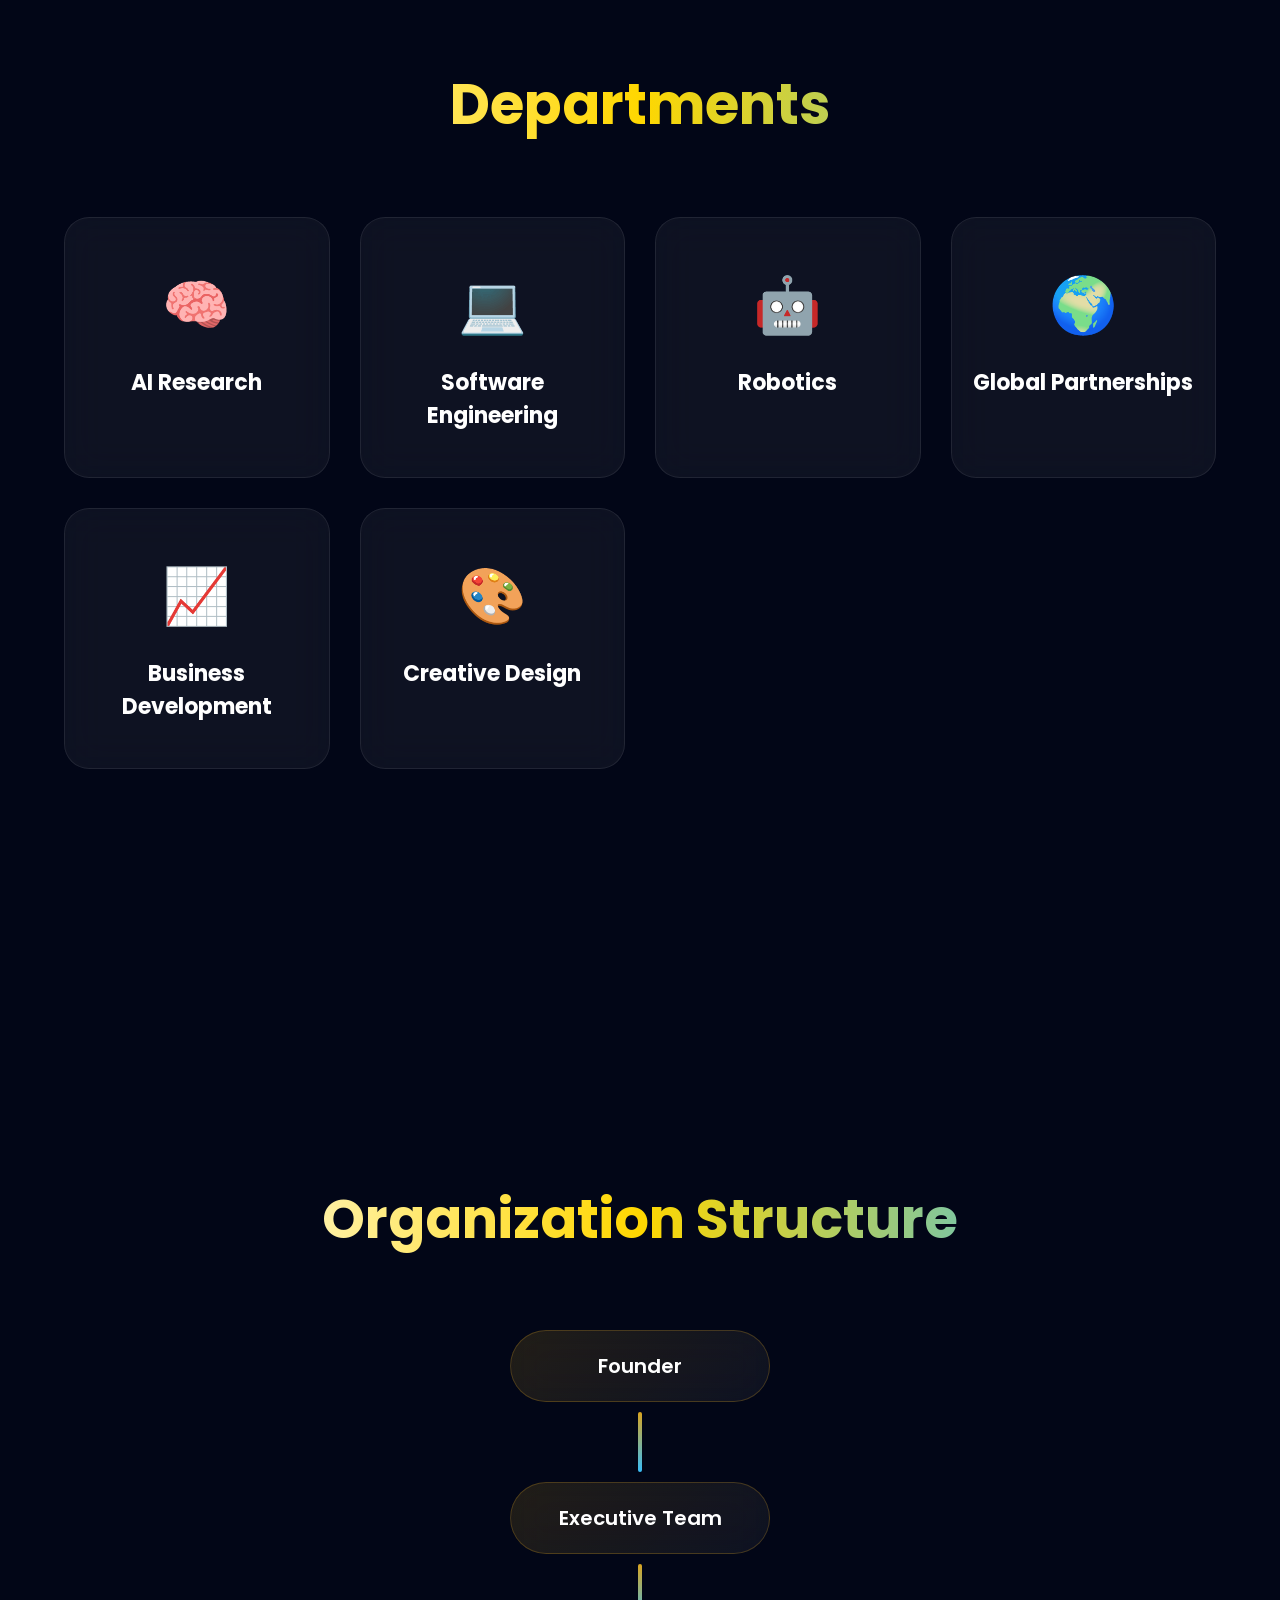
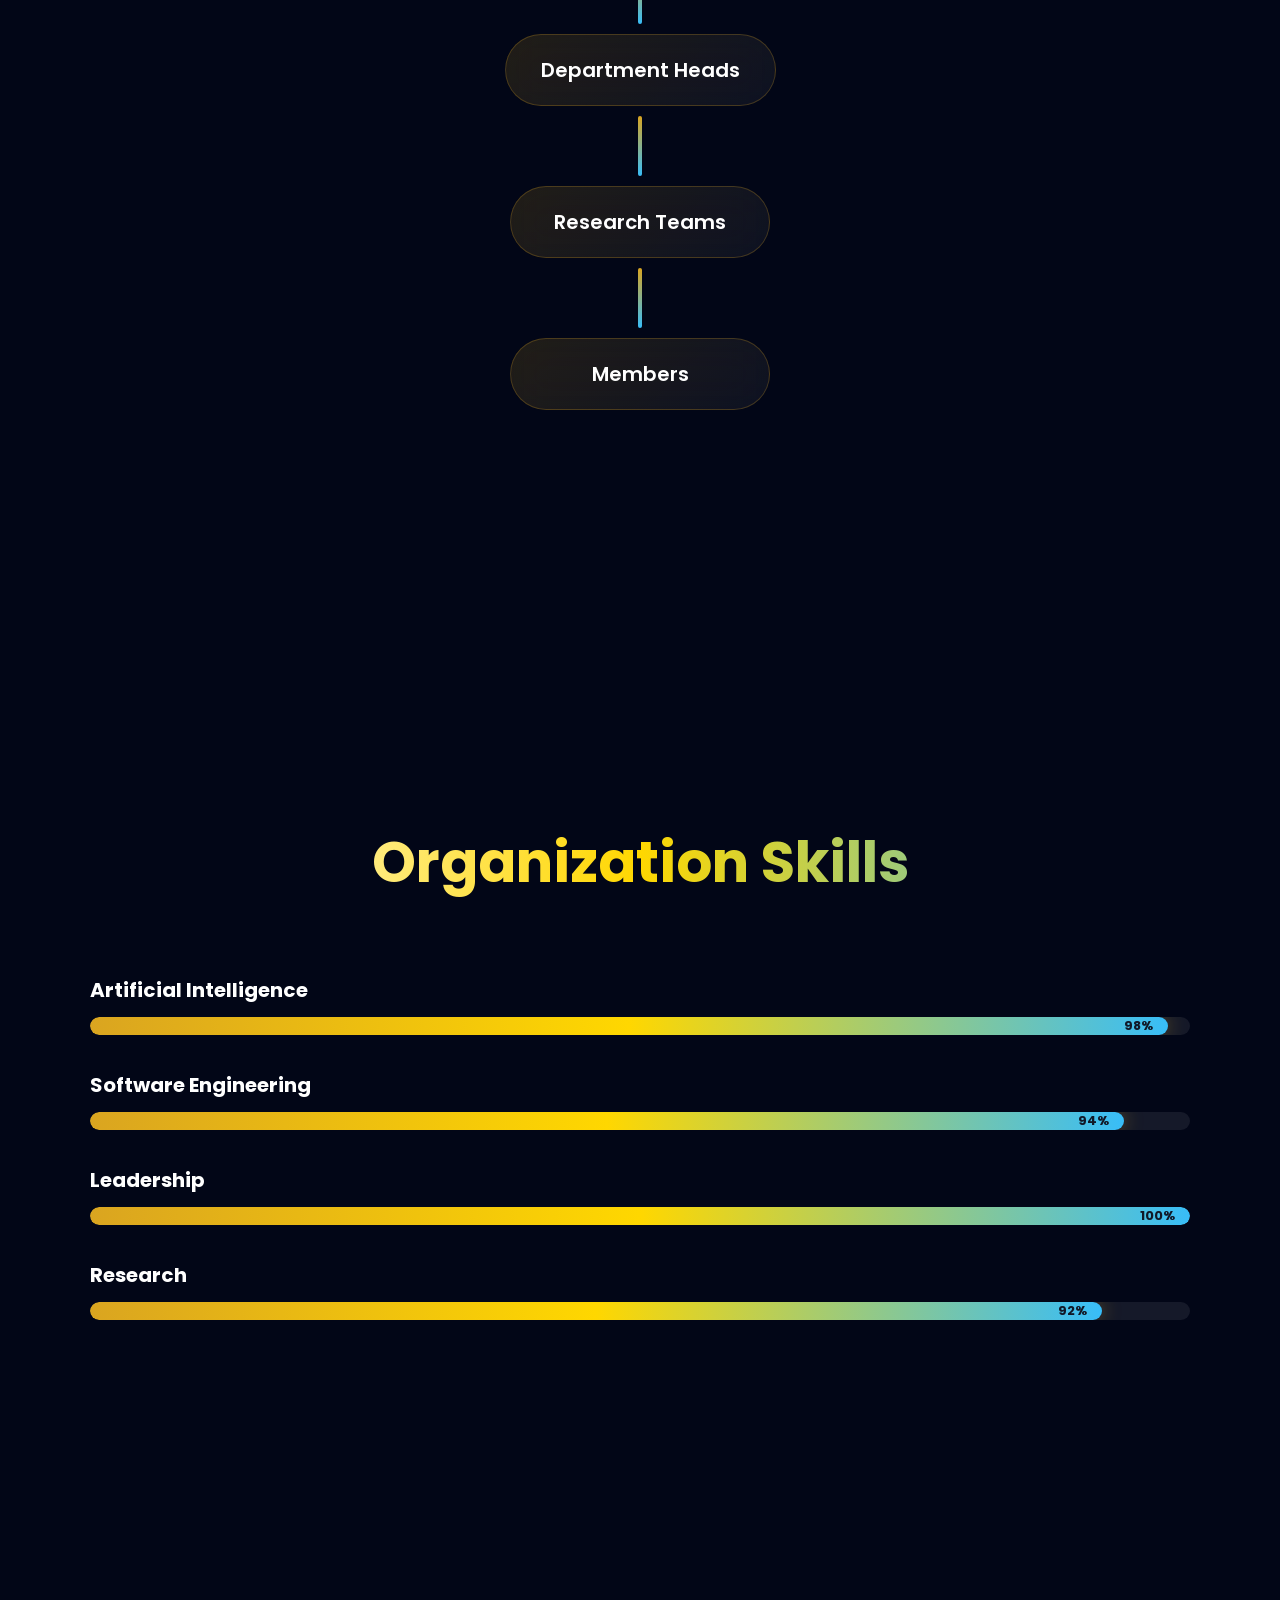
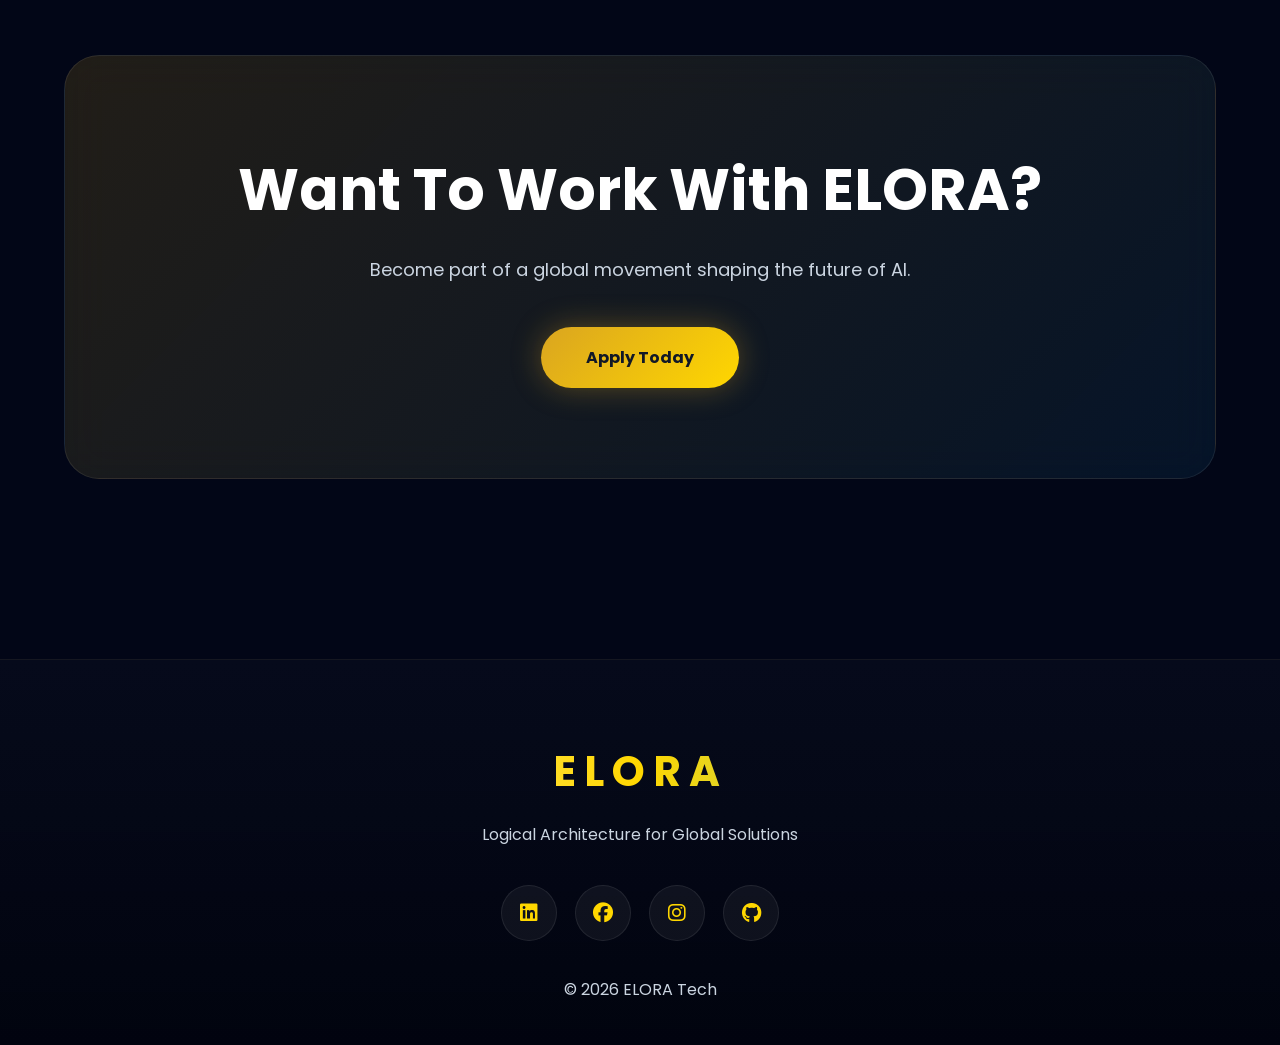
<file: staff.html>
<!DOCTYPE html>
<html lang="en">

<head>

<meta charset="UTF-8">

<meta name="viewport" content="width=device-width, initial-scale=1.0">

<title>ELORA Leadership | Staff</title>

<link rel="stylesheet" href="staff.css">

<link href="https://fonts.googleapis.com/css2?family=Poppins:wght@300;400;500;600;700;800&display=swap" rel="stylesheet">

<link rel="stylesheet"
href="https://cdnjs.cloudflare.com/ajax/libs/font-awesome/6.7.2/css/all.min.css">

</head>

<body>

<div class="bg-grid"></div>
<div class="aurora"></div>
<div class="particles"></div>

<!-- NAVBAR -->

<header>
    <nav class="navbar">

        <div class="logo">
            ELORA
        </div>

        <ul class="nav-links">
            <li><a href="index.html">Home</a></li>
            <li><a href="about.html">About</a></li>
            <li><a href="services.html">Services</a></li>
            <li><a href="projects.html">Projects</a></li>
            <li><a href="contact.html">Contact</a></li>           
             <li><a href="media.html">Contact</a></li>
            <li><a href="staff.html" class="active">Staff</a></li>
        </ul>

        <button class="menu-btn" aria-label="Open navigation menu">
            <i class="fa-solid fa-bars"></i>
        </button>

        <a href="join.html" class="join-btn">
            Join ELORA
        </a>

    </nav>
</header>

<!-- HERO -->

<section class="hero">

<div class="hero-left">

<span>

GLOBAL LEADERSHIP

</span>

<h1>

Meet The Minds

Behind ELORA

</h1>

<p>

ELORA is powered by visionary leaders, engineers,
researchers and innovators dedicated to building
ethical artificial intelligence for the future.

</p>

<a href="#team" class="primary-btn">

Meet Our Team

</a>

</div>

<div class="hero-right">

<div class="hologram">

<div class="ring ring1"></div>

<div class="ring ring2"></div>

<div class="ring ring3"></div>

<div class="core">

<i class="fa-solid fa-users"></i>

</div>

</div>

</div>

</section>

<!-- EXECUTIVE -->

<section class="executives">

<div class="executive-card ceo-card">

  <span class="ceo-crown">✦ EXECUTIVE LEADERSHIP</span>

  <div class="ceo-portrait">
    <img src="boss.jpg" alt="Selah Alemayehu, Founder and CEO">
    <span class="ceo-orbit" aria-hidden="true"></span>
  </div>

  <p class="ceo-eyebrow">ELORA NETWORKING & AI SOLUTIONS</p>

  <h3 class="ceo-name">SELAH ALEMAYEHU</h3>

  <h4 class="ceo-title">FOUNDER &amp; CEO</h4>

  <div class="ceo-divider">
    <span></span>
    <span class="ceo-diamond">✦</span>
    <span></span>
  </div>

  <p class="ceo-bio">
    Founder and executive leader at ELORA Networking &amp; AI Solutions,
    driving the vision for intelligent technology, meaningful innovation,
    and solutions designed for real-world impact.
  </p>

  <div class="ceo-pillars">
    <span>VISION</span>
    <span>INNOVATION</span>
    <span>LEADERSHIP</span>
  </div>

  <div class="ceo-footer">
    <span class="ceo-status-dot"></span>
    <span>BUILDING WHAT'S NEXT</span>
  </div>

</div>





<div class="executive-grid">

<div class="executive-card featured king-card">

  <span class="king-badge">✦ FOUNDING LEADERSHIP</span>

  <div class="king-portrait">
    <img src="biruk.jpg" alt="Biruk Ayele, Co-Founder and Executive Manager">
    <span class="king-orbit" aria-hidden="true"></span>
  </div>

  <p class="king-company">ELORA TECH · ETHICAL AI & TECHNOLOGY</p>

  <h3 class="king-name">BIRUK AYELE</h3>

  <h4 class="king-title">CO-FOUNDER &amp; EXECUTIVE MANAGER</h4>

  <div class="king-divider">
    <span></span>
    <b>✦</b>
    <span></span>
  </div>

  <p class="king-bio">
    Building ethical AI solutions and intelligent technologies
    with a vision for innovation, cybersecurity, and global impact.
  </p>

  <div class="skills king-skills">
    <span>ETHICAL AI</span>
    <span>LEADERSHIP</span>
    <span>CYBERSECURITY</span>
    <span>INNOVATION</span>
  </div>

  <div class="king-socials">
    <a href="https://github.com/axus11"
       target="_blank"
       rel="noopener noreferrer">⌘ GitHub</a>
  </div>

  <div class="king-footer">
    <span class="king-status"></span>
    ENGINEERING THE FUTURE
  </div>

</div>

<div class="executive-card">

<img src="mer.jpg" alt="CTO">

<h3>

Merry Desalegn

</h3>

<h4>

Chief Technology Officer

</h4>

<p>
o-Founder and Technology Manager at ELORA Networking & AI Solutions
</div>

<div class="executive-card">

<img src="best.jpg" alt="Research">

<h3>

Betselot Daniel
</h3>

<h4>

Head of AI Research

</h4>

<p>

Driving cutting-edge AI research and innovation.

</p>

</div>

<div class="executive-card">

<img src="ede.jpg" alt="Research">

<h3>

Edlawit Daniel
</h3>

<h4>

 social media model at ELORA Networking and AI Solutions.
</h4>

<p>

I’ve always loved modeling, acting, and expressing myself through media. For me, being in front of a camera is not just about looking good</p>

</div>

<div class="executive-card">

<img src="ken.jpg" alt="Research">

<h3>

Kenean Birhanu

</h3>

<h4>

Computer science student and digital marketing 

</h4>

<p>
I am the Co-Founder and Business officer at ELORA Networking and AI Solutions, specializing in  entrepreneurship, and business strategy
</div>




<div class="executive-card">

<img src="mra.jpg" alt="Research">

<h3>

Maramawit Seifu
</h3>

<h4>
 Co‑Founder & Social Media Manager
</h4>

<p>
Shapes ELORA’s digital presence, branding, and community engagement


</div>

</div>

</section>

<!-- CORE TEAM -->

<section id="team" class="team">

<h2>

Core Team

</h2>

<div class="team-grid">

<div class="team-card">

<i class="fa-solid fa-code"></i>

<h3>

Software Engineer

</h3>

<p>

Designing scalable applications and intelligent systems.

</p>

</div>

<div class="team-card">

<i class="fa-solid fa-robot"></i>

<h3>

Robotics Director

</h3>

<p>

Building autonomous robotics and automation.

</p>

</div>

<div class="team-card">

<i class="fa-solid fa-brain"></i>

<h3>

AI Engineer

</h3>

<p>

Creating machine learning and AI models.

</p>

</div>

<div class="team-card">

<i class="fa-solid fa-shield-halved"></i>

<h3>

Cybersecurity

</h3>

<p>

Protecting ELORA's digital infrastructure.

</p>

</div>

<div class="team-card">

<i class="fa-solid fa-palette"></i>

<h3>

Creative Director

</h3>

<p>

Crafting the ELORA visual identity.

</p>

</div>

<div class="team-card">

<i class="fa-solid fa-chart-line"></i>

<h3>

Business Strategy

</h3>

<p>

Building partnerships and long-term growth.

</p>

</div>

</div>

</section>

<!-- DEPARTMENTS -->

<section class="departments">

<h2>

Departments

</h2>

<div class="department-grid">

<div>

🧠

<h3>AI Research</h3>

</div>

<div>

💻

<h3>Software Engineering</h3>

</div>

<div>

🤖

<h3>Robotics</h3>

</div>

<div>

🌍

<h3>Global Partnerships</h3>

</div>

<div>

📈

<h3>Business Development</h3>

</div>

<div>

🎨

<h3>Creative Design</h3>

</div>

</div>

</section>

<!-- ORGANIZATION -->

<section class="organization">

<h2>

Organization Structure

</h2>

<div class="org-chart">

<div class="level">

<div class="node">

Founder

</div>

</div>

<div class="line"></div>

<div class="level">

<div class="node">

Executive Team

</div>

</div>

<div class="line"></div>

<div class="level">

<div class="node">

Department Heads

</div>

</div>

<div class="line"></div>

<div class="level">

<div class="node">

Research Teams

</div>

</div>

<div class="line"></div>

<div class="level">

<div class="node">

Members

</div>

</div>

</div>

</section>

<!-- SKILLS -->

<section class="skills-section">

<h2>

Organization Skills

</h2>

<div class="skill">

<h4>

Artificial Intelligence

</h4>

<div class="progress">

<div style="width:98%">

98%

</div>

</div>

</div>

<div class="skill">

<h4>

Software Engineering

</h4>

<div class="progress">

<div style="width:94%">

94%

</div>

</div>

</div>

<div class="skill">

<h4>

Leadership

</h4>

<div class="progress">

<div style="width:100%">

100%

</div>

</div>

</div>

<div class="skill">

<h4>

Research

</h4>

<div class="progress">

<div style="width:92%">

92%

</div>

</div>

</div>

</section>

<!-- CTA -->

<section class="cta">

<h2>

Want To Work With ELORA?

</h2>

<p>

Become part of a global movement shaping the future of AI.

</p>

<a href="join.html">

Apply Today

</a>

</section>

<!-- FOOTER -->

<footer>

<h2>

ELORA

</h2>

<p>

Logical Architecture for Global Solutions

</p>

<div class="socials">

<a href="#"><i class="fab fa-linkedin"></i></a>

<a href="#"><i class="fab fa-facebook"></i></a>

<a href="#"><i class="fab fa-instagram"></i></a>

<a href="#"><i class="fab fa-github"></i></a>

</div>

<p>

© 2026 ELORA Tech

</p>

</footer>

<script src="staff.js"></script>
<script src="elora-ai.js"></script>
<!-- =====================================================
     ELORA AI CHATBOT
===================================================== -->

<div class="elora-ai-widget">

    <!-- Floating Button -->
    <button
        id="elora-ai-button"
        class="elora-ai-button"
        aria-label="Open ELORA AI"
        type="button">

        <span class="ai-pulse"></span>

        <i class="fas fa-robot"></i>

    </button>


    <!-- Chat Window -->
    <div
        id="elora-ai-chat"
        class="elora-ai-chat"
        aria-hidden="true">


        <!-- HEADER -->

        <div class="elora-ai-header">

            <div class="elora-ai-brand">

                <div class="elora-ai-avatar">

                    <i class="fas fa-robot"></i>

                </div>

                <div>

                    <h3>ELORA AI</h3>

                    <span>
                        <span class="online-dot"></span>
                        Online
                    </span>

                </div>

            </div>


            <button
                id="elora-ai-close"
                class="elora-ai-close"
                aria-label="Close chatbot"
                type="button">

                <i class="fas fa-xmark"></i>

            </button>

        </div>


        <!-- CHAT MESSAGES -->

        <div
            id="elora-ai-messages"
            class="elora-ai-messages">

            <div class="ai-message">

                <div class="message-avatar">
                    <i class="fas fa-robot"></i>
                </div>

                <div class="message-content">

                    <p>
                        Hello 👋 I'm <strong>ELORA AI</strong>.
                    </p>

                    <p>
                        I'm here to help you explore
                        ELORA Tech, our services,
                        projects and mission.
                    </p>

                    <span class="message-time">
                        Just now
                    </span>

                </div>

            </div>


            <!-- QUICK QUESTIONS -->

            <div class="ai-quick-actions">

                <button data-question="What is ELORA Tech?">
                    What is ELORA?
                </button>

                <button data-question="What services does ELORA provide?">
                    Our services
                </button>

                <button data-question="What is ELORA's mission?">
                    Our mission
                </button>

                <button data-question="How can I join ELORA?">
                    Join ELORA
                </button>

            </div>

        </div>


        <!-- TYPING INDICATOR -->

        <div
            id="elora-ai-typing"
            class="elora-ai-typing">

            <div class="typing-avatar">
                <i class="fas fa-robot"></i>
            </div>

            <div class="typing-dots">

                <span></span>
                <span></span>
                <span></span>

            </div>

        </div>


        <!-- INPUT -->

        <div class="elora-ai-input-area">

            <input
                id="elora-ai-input"
                type="text"
                placeholder="Ask ELORA AI..."
                autocomplete="off"
                maxlength="500">

            <button
                id="elora-ai-send"
                type="button"
                aria-label="Send message">

                <i class="fas fa-paper-plane"></i>

            </button>

        </div>


        <div class="elora-ai-footer">

            <span>
                Powered by ELORA Tech
            </span>

            <span>
                AI Assistant
            </span>

        </div>

    </div>

</div>
</body>

</html>
</file>
<file: contact.css>
* {
    margin: 0;
    padding: 0;
    box-sizing: border-box;
    font-family: 'Poppins', sans-serif;
}

html {
    scroll-behavior: smooth;
}

body {
    background: #020617;
    color: #fff;
    overflow-x: hidden;
}

/* =========================================================
   GRID BACKGROUND
========================================================= */

.grid-bg {
    position: fixed;
    inset: 0;
    z-index: -10;

    background:
        linear-gradient(rgba(0,198,255,.05) 1px, transparent 1px),
        linear-gradient(90deg, rgba(0,198,255,.05) 1px, transparent 1px);

    background-size: 70px 70px;

    animation: gridMove 18s linear infinite;
}

@keyframes gridMove {
    from {
        transform: translateY(0);
    }

    to {
        transform: translateY(70px);
    }
}

/* =========================================================
   BACKGROUND GLOW
========================================================= */

body::before {
    content: "";

    position: fixed;
    inset: -200px;

    z-index: -9;

    background:
        radial-gradient(
            circle at 20% 30%,
            rgba(0,198,255,.22),
            transparent 35%
        ),
        radial-gradient(
            circle at 80% 70%,
            rgba(56,189,248,.18),
            transparent 40%
        ),
        radial-gradient(
            circle at 60% 10%,
            rgba(59,130,246,.18),
            transparent 30%
        );

    animation: aurora 14s ease-in-out infinite alternate;
}

@keyframes aurora {
    0% {
        transform: translate(-40px,-20px) scale(1);
    }

    100% {
        transform: translate(60px,40px) scale(1.15);
    }
}

/* =========================================================
   PARTICLES
========================================================= */

.particles {
    position: fixed;
    inset: 0;

    pointer-events: none;
    z-index: -8;

    overflow: hidden;
}

.particles::before {
    content: "";

    position: absolute;

    width: 200%;
    height: 200%;

    background-image:
        radial-gradient(#38bdf8 1px, transparent 1px);

    background-size: 80px 80px;

    opacity: .18;

    animation: starsMove 60s linear infinite;
}

@keyframes starsMove {
    from {
        transform: translate(0,0);
    }

    to {
        transform: translate(-200px,-400px);
    }
}

/* =========================================================
   HEADER
========================================================= */

header {
    position: fixed;

    top: 0;
    left: 0;

    width: 100%;

    z-index: 1000;

    padding: 18px 0;

    transition: .4s;
}

/* =========================================================
   NAVBAR
========================================================= */

.navbar {
    position: relative;

    width: 90%;
    max-width: 1350px;

    margin: auto;

    min-height: 78px;

    display: flex;

    justify-content: space-between;
    align-items: center;

    padding: 0 35px;

    border-radius: 28px;

    background: rgba(255,255,255,.06);

    backdrop-filter: blur(22px);

    border: 1px solid rgba(255,255,255,.12);

    box-shadow:
        0 15px 40px rgba(0,0,0,.35);

    transition: .4s;
}

/* =========================================================
   LOGO
========================================================= */

.logo {
    font-size: 34px;

    font-weight: 800;

    letter-spacing: 7px;

    text-decoration: none;

    background:
        linear-gradient(
            90deg,
            #fff,
            #38bdf8,
            #00c6ff
        );

    -webkit-background-clip: text;
    background-clip: text;

    color: transparent;

    flex-shrink: 0;
}

/* =========================================================
   DESKTOP NAVIGATION
========================================================= */

.nav-links {
    display: flex;

    align-items: center;

    gap: 42px;

    list-style: none;
}

.nav-links a {
    color: #dbeafe;

    text-decoration: none;

    transition: .35s;

    position: relative;
}

.nav-links a::after {
    content: "";

    position: absolute;

    bottom: -8px;
    left: 50%;

    transform: translateX(-50%);

    width: 0;
    height: 2px;

    background: #00c6ff;

    transition: .3s;
}

.nav-links a:hover::after,
.nav-links .active::after {
    width: 100%;
}

.nav-links a:hover,
.nav-links .active {
    color: #38bdf8;
}

/* =========================================================
   JOIN BUTTON
========================================================= */

.join-btn {
    padding: 14px 32px;

    border-radius: 50px;

    background:
        linear-gradient(
            135deg,
            #00c6ff,
            #38bdf8
        );

    color: #00111f;

    font-weight: 700;

    text-decoration: none;

    box-shadow:
        0 0 25px rgba(0,198,255,.45);

    transition: .35s;

    flex-shrink: 0;
}

.join-btn:hover {
    transform: translateY(-4px);

    box-shadow:
        0 0 45px rgba(0,198,255,.8);
}

/* =========================================================
   MOBILE MENU BUTTON
========================================================= */

.menu-btn {
    display: none;

    width: 48px;
    height: 48px;

    align-items: center;
    justify-content: center;

    border-radius: 15px;

    color: #38bdf8;

    background: rgba(255,255,255,.06);

    border: 1px solid rgba(56,189,248,.2);

    font-size: 22px;

    cursor: pointer;

    transition: .3s;

    outline: none;
}

.menu-btn:hover,
.menu-btn.active {
    background: #00c6ff;

    color: #00111f;

    box-shadow:
        0 0 25px rgba(0,198,255,.5);
}

/* =========================================================
   NAVBAR SCROLL
========================================================= */

.navbar.scrolled {
    background: rgba(2,6,23,.88);

    border-color:
        rgba(56,189,248,.2);

    box-shadow:
        0 15px 45px rgba(0,0,0,.5);
}

/* =========================================================
   HERO
========================================================= */

.contact-hero {
    min-height: 100vh;

    display: flex;

    justify-content: space-between;
    align-items: center;

    width: 90%;
    max-width: 1350px;

    margin: auto;

    padding-top: 120px;

    gap: 60px;
}

.hero-content {
    max-width: 650px;
}

.hero-content span {
    color: #38bdf8;

    letter-spacing: 5px;

    font-size: 14px;

    font-weight: 600;
}

.hero-content h1 {
    margin: 25px 0;

    font-size: 72px;

    line-height: 1.05;

    background:
        linear-gradient(
            90deg,
            white,
            #7dd3fc,
            #38bdf8
        );

    -webkit-background-clip: text;
    background-clip: text;

    color: transparent;
}

.hero-content p {
    font-size: 20px;

    line-height: 1.9;

    color: #cbd5e1;

    max-width: 620px;
}

.hero-btn {
    display: inline-block;

    margin-top: 40px;

    padding: 17px 42px;

    border-radius: 50px;

    background:
        linear-gradient(
            135deg,
            #00c6ff,
            #38bdf8
        );

    color: #00111f;

    font-weight: 700;

    text-decoration: none;

    transition: .35s;
}

.hero-btn:hover {
    transform: translateY(-5px);

    box-shadow:
        0 0 35px rgba(0,198,255,.6);
}

/* =========================================================
   HOLOGRAPHIC EARTH
========================================================= */

.hero-graphic {
    position: relative;

    width: 520px;
    height: 520px;

    display: flex;

    align-items: center;
    justify-content: center;

    flex-shrink: 0;
}

.core {
    width: 170px;
    height: 170px;

    border-radius: 50%;

    display: flex;

    justify-content: center;
    align-items: center;

    background:
        radial-gradient(
            circle,
            #38bdf8,
            #0ea5e9
        );

    box-shadow:
        0 0 80px rgba(0,198,255,.8);

    animation: pulse 3s infinite;

    z-index: 2;
}

.core i {
    font-size: 70px;
    color: white;
}

.ring {
    position: absolute;

    border-radius: 50%;

    border:
        2px solid rgba(0,198,255,.4);
}

.ring1 {
    width: 260px;
    height: 260px;

    animation:
        spin 10s linear infinite;
}

.ring2 {
    width: 380px;
    height: 380px;

    border-style: dashed;

    animation:
        spin 18s linear infinite reverse;
}

.ring3 {
    width: 500px;
    height: 500px;

    opacity: .4;

    animation:
        spin 26s linear infinite;
}

@keyframes spin {
    to {
        transform: rotate(360deg);
    }
}

@keyframes pulse {
    50% {
        transform: scale(1.08);
    }
}

/* =========================================================
   CONTACT SECTION
========================================================= */

.contact-section {
    width: 90%;

    max-width: 1350px;

    margin: 120px auto;
}

.section-title {
    text-align: center;

    margin-bottom: 70px;
}

.section-title h2 {
    font-size: 52px;

    margin-bottom: 20px;

    background:
        linear-gradient(
            90deg,
            #ffffff,
            #7dd3fc,
            #38bdf8
        );

    -webkit-background-clip: text;
    background-clip: text;

    color: transparent;
}

.section-title p {
    color: #94a3b8;

    font-size: 18px;
}

/* =========================================================
   CONTACT GRID
========================================================= */

.contact-wrapper {
    display: grid;

    grid-template-columns: 380px 1fr;

    gap: 45px;

    align-items: start;
}

.contact-info {
    display: flex;

    flex-direction: column;

    gap: 25px;
}

/* =========================================================
   INFO CARDS
========================================================= */

.info-card {
    position: relative;

    padding: 30px;

    border-radius: 28px;

    background:
        rgba(255,255,255,.05);

    border:
        1px solid rgba(255,255,255,.1);

    backdrop-filter: blur(18px);

    overflow: hidden;

    transition: .4s;
}

.info-card::before {
    content: "";

    position: absolute;

    width: 180px;
    height: 180px;

    top: -90px;
    right: -90px;

    border-radius: 50%;

    background:
        radial-gradient(
            circle,
            rgba(0,198,255,.30),
            transparent 70%
        );

    transition: .5s;
}

.info-card:hover {
    transform: translateY(-10px);

    border-color: #38bdf8;

    box-shadow:
        0 20px 40px rgba(0,198,255,.18);
}

.info-card:hover::before {
    transform: scale(1.3);
}

.info-card i {
    width: 70px;
    height: 70px;

    display: flex;

    justify-content: center;
    align-items: center;

    border-radius: 18px;

    font-size: 28px;

    color: #38bdf8;

    background:
        rgba(56,189,248,.10);

    margin-bottom: 20px;

    box-shadow:
        0 0 25px rgba(56,189,248,.2);
}

.info-card h3 {
    font-size: 22px;

    margin-bottom: 10px;
}

.info-card p {
    color: #cbd5e1;

    line-height: 1.8;
}

/* =========================================================
   CONTACT FORM
========================================================= */

.contact-form {
    position: relative;

    padding: 45px;

    border-radius: 30px;

    background:
        rgba(255,255,255,.05);

    border:
        1px solid rgba(255,255,255,.12);

    backdrop-filter: blur(20px);

    overflow: hidden;
}

.contact-form::before {
    content: "";

    position: absolute;

    inset: 0;

    background:
        linear-gradient(
            120deg,
            transparent,
            rgba(255,255,255,.03),
            transparent
        );

    animation:
        glassFlow 7s linear infinite;

    pointer-events: none;
}

@keyframes glassFlow {
    from {
        transform: translateX(-100%);
    }

    to {
        transform: translateX(100%);
    }
}

.contact-form h3 {
    font-size: 34px;

    margin-bottom: 35px;
}

.contact-form form {
    display: grid;

    gap: 22px;

    position: relative;

    z-index: 2;
}

.input-box {
    position: relative;
}

.input-box input,
.input-box textarea {
    width: 100%;

    padding: 18px 22px;

    border-radius: 18px;

    background:
        rgba(255,255,255,.04);

    border:
        1px solid rgba(255,255,255,.08);

    outline: none;

    color: white;

    font-size: 16px;

    transition: .3s;
}

.input-box textarea {
    resize: none;
}

.input-box input::placeholder,
.input-box textarea::placeholder {
    color: #94a3b8;
}

.input-box input:focus,
.input-box textarea:focus {
    border-color: #38bdf8;

    box-shadow:
        0 0 25px rgba(56,189,248,.25);

    background:
        rgba(255,255,255,.06);
}

.contact-form button {
    margin-top: 10px;

    padding: 18px;

    border: none;

    border-radius: 18px;

    cursor: pointer;

    font-size: 17px;

    font-weight: 700;

    color: #00111f;

    background:
        linear-gradient(
            135deg,
            #00c6ff,
            #38bdf8
        );

    transition: .35s;
}

.contact-form button:hover {
    transform: translateY(-5px);

    box-shadow:
        0 0 35px rgba(0,198,255,.55);
}

.contact-form button i {
    margin-right: 10px;
}

/* =========================================================
   GLOBAL NETWORK
========================================================= */

.network {
    width: 90%;

    max-width: 1350px;

    margin: 140px auto;

    display: grid;

    grid-template-columns: 1fr 1fr;

    gap: 60px;

    align-items: center;
}

.network-content h2 {
    font-size: 50px;

    margin-bottom: 25px;

    background:
        linear-gradient(
            90deg,
            #ffffff,
            #7dd3fc,
            #38bdf8
        );

    -webkit-background-clip: text;
    background-clip: text;

    color: transparent;
}

.network-content p {
    color: #cbd5e1;

    line-height: 2;

    font-size: 18px;
}

.world-map {
    position: relative;

    display: flex;

    justify-content: center;
    align-items: center;

    min-height: 420px;
}

.world-map img {
    width: 100%;

    max-width: 600px;

    opacity: .65;

    filter:
        drop-shadow(
            0 0 30px rgba(0,198,255,.25)
        );
}

/* =========================================================
   MAP PULSES
========================================================= */

.pulse {
    position: absolute;

    width: 14px;
    height: 14px;

    background: #00c6ff;

    border-radius: 50%;

    box-shadow:
        0 0 20px #00c6ff;
}

.pulse::after {
    content: "";

    position: absolute;

    inset: -10px;

    border-radius: 50%;

    border:
        2px solid #38bdf8;

    animation:
        pulseRing 2.8s infinite;
}

@keyframes pulseRing {
    0% {
        transform: scale(.3);
        opacity: 1;
    }

    100% {
        transform: scale(2.8);
        opacity: 0;
    }
}

.p1 {
    top: 25%;
    left: 32%;
}

.p2 {
    top: 42%;
    left: 54%;
}

.p3 {
    top: 60%;
    left: 25%;
}

.p4 {
    top: 38%;
    left: 74%;
}

.p5 {
    top: 70%;
    left: 63%;
}

/* =========================================================
   FAQ
========================================================= */

.faq {
    width: 90%;

    max-width: 1350px;

    margin: 140px auto;
}

.faq h2 {
    text-align: center;

    font-size: 46px;

    margin-bottom: 60px;
}

.faq-grid {
    display: grid;

    grid-template-columns:
        repeat(3,1fr);

    gap: 30px;
}

.faq-card {
    padding: 35px;

    border-radius: 26px;

    background:
        rgba(255,255,255,.05);

    border:
        1px solid rgba(255,255,255,.1);

    backdrop-filter: blur(18px);

    transition: .35s;
}

.faq-card:hover {
    transform: translateY(-8px);

    border-color: #38bdf8;

    box-shadow:
        0 18px 35px rgba(0,198,255,.18);
}

.faq-card h3 {
    margin-bottom: 18px;

    font-size: 24px;
}

.faq-card p {
    color: #cbd5e1;

    line-height: 1.8;
}

/* =========================================================
   CTA
========================================================= */

.cta {
    width: 90%;

    max-width: 1200px;

    margin: 150px auto;

    padding: 90px 60px;

    text-align: center;

    border-radius: 36px;

    background:
        linear-gradient(
            135deg,
            rgba(0,198,255,.18),
            rgba(59,130,246,.12)
        );

    border:
        1px solid rgba(255,255,255,.12);

    backdrop-filter: blur(20px);

    position: relative;

    overflow: hidden;
}

.cta::before {
    content: "";

    position: absolute;

    inset: 0;

    background:
        radial-gradient(
            circle at center,
            rgba(255,255,255,.08),
            transparent 70%
        );

    pointer-events: none;
}

.cta h2 {
    position: relative;

    font-size: 56px;

    margin-bottom: 25px;
}

.cta p {
    position: relative;

    color: #dbeafe;

    max-width: 700px;

    margin: auto;

    line-height: 1.9;
}

.cta a {
    position: relative;

    display: inline-block;

    margin-top: 40px;

    padding: 18px 45px;

    border-radius: 50px;

    text-decoration: none;

    font-weight: 700;

    color: #00111f;

    background:
        linear-gradient(
            135deg,
            #00c6ff,
            #38bdf8
        );

    transition: .35s;
}

.cta a:hover {
    transform: translateY(-5px);

    box-shadow:
        0 0 35px rgba(0,198,255,.55);
}

/* =========================================================
   FOOTER
========================================================= */

footer {
    margin-top: 120px;

    padding: 70px 20px;

    text-align: center;

    border-top:
        1px solid rgba(255,255,255,.08);

    background: #010611;
}

.footer-logo {
    font-size: 42px;

    font-weight: 800;

    letter-spacing: 8px;

    background:
        linear-gradient(
            90deg,
            #ffffff,
            #38bdf8
        );

    -webkit-background-clip: text;
    background-clip: text;

    color: transparent;

    margin-bottom: 20px;
}

footer p {
    color: #94a3b8;

    margin-top: 10px;
}

.socials {
    margin: 35px 0;

    display: flex;

    justify-content: center;

    gap: 22px;
}

.socials a {
    width: 55px;
    height: 55px;

    border-radius: 50%;

    display: flex;

    justify-content: center;
    align-items: center;

    color: #38bdf8;

    font-size: 20px;

    text-decoration: none;

    background:
        rgba(255,255,255,.05);

    border:
        1px solid rgba(255,255,255,.08);

    transition: .35s;
}

.socials a:hover {
    transform: translateY(-6px);

    background: #00c6ff;

    color: #00111f;

    box-shadow:
        0 0 30px rgba(0,198,255,.45);
}

/* =========================================================
   REVEAL
========================================================= */

.reveal {
    opacity: 0;

    transform: translateY(35px);

    transition:
        opacity .8s ease,
        transform .8s ease;
}

.reveal-visible {
    opacity: 1;

    transform: translateY(0);
}

/* =========================================================
   TABLET
========================================================= */

@media (max-width: 1100px) {

    .navbar {
        padding: 0 25px;
    }

    .nav-links {
        gap: 22px;
    }

    .join-btn {
        padding: 12px 22px;
    }

    .contact-hero {
        gap: 30px;
    }

    .hero-content h1 {
        font-size: 58px;
    }

    .hero-graphic {
        width: 430px;
        height: 430px;
    }

    .ring3 {
        width: 420px;
        height: 420px;
    }

    .contact-wrapper {
        grid-template-columns: 330px 1fr;
    }
}

/* =========================================================
   MOBILE NAVIGATION
========================================================= */

@media (max-width: 768px) {

    header {
        padding: 12px 0;
    }

    .navbar {
        width: calc(100% - 24px);

        min-height: 68px;

        padding: 0 16px;

        border-radius: 20px;
    }

    .logo {
        font-size: 25px;
        letter-spacing: 5px;
    }

    /* SHOW HAMBURGER */

    .menu-btn {
        display: flex;
        flex-shrink: 0;
    }

    /* HIDE DESKTOP LINKS */

    .nav-links {
        position: absolute;

        top: calc(100% + 12px);

        left: 0;

        width: 100%;

        display: flex;

        flex-direction: column;

        gap: 6px;

        padding: 14px;

        background:
            rgba(2,6,23,.97);

        border:
            1px solid rgba(56,189,248,.18);

        border-radius: 22px;

        backdrop-filter: blur(25px);

        box-shadow:
            0 25px 60px rgba(0,0,0,.55);

        opacity: 0;

        visibility: hidden;

        pointer-events: none;

        transform: translateY(-15px);

        transition:
            opacity .3s ease,
            transform .3s ease,
            visibility .3s ease;

        z-index: 2000;
    }

    /* OPEN MENU */

    .nav-links.mobile-active {
        opacity: 1;

        visibility: visible;

        pointer-events: auto;

        transform: translateY(0);
    }

    .nav-links li {
        width: 100%;
    }

    .nav-links a {
        display: block;

        width: 100%;

        padding: 15px 20px;

        border-radius: 14px;

        text-align: center;

        color: #dbeafe;
    }

    .nav-links a:hover,
    .nav-links .active {
        background:
            rgba(0,198,255,.12);

        color: #38bdf8;
    }

    .nav-links a::after {
        display: none;
    }

    /* HIDE JOIN BUTTON */

    .navbar .join-btn {
        display: none;
    }

    /* HERO */

    .contact-hero {
        flex-direction: column;

        text-align: center;

        padding-top: 130px;

        gap: 40px;
    }

    .hero-content {
        max-width: 100%;
    }

    .hero-content h1 {
        font-size: 42px;
    }

    .hero-content p {
        font-size: 17px;
    }

    .hero-graphic {
        width: 340px;
        height: 340px;
    }

    .core {
        width: 120px;
        height: 120px;
    }

    .core i {
        font-size: 50px;
    }

    .ring1 {
        width: 180px;
        height: 180px;
    }

    .ring2 {
        width: 260px;
        height: 260px;
    }

    .ring3 {
        width: 330px;
        height: 330px;
    }

    /* CONTACT */

    .contact-wrapper {
        grid-template-columns: 1fr;
    }

    .contact-info {
        order: 2;
    }

    .contact-form {
        order: 1;

        padding: 30px 22px;
    }

    /* NETWORK */

    .network {
        grid-template-columns: 1fr;

        text-align: center;

        gap: 30px;
    }

    .world-map {
        min-height: 300px;
    }

    /* FAQ */

    .faq-grid {
        grid-template-columns: 1fr;
    }

    /* HEADINGS */

    .section-title h2,
    .network-content h2,
    .faq h2 {
        font-size: 36px;
    }

    .cta {
        padding: 70px 30px;
    }

    .cta h2 {
        font-size: 42px;
    }

    .footer-logo {
        font-size: 32px;

        letter-spacing: 5px;
    }
}

/* =========================================================
   SMALL PHONES
========================================================= */

@media (max-width: 480px) {

    .navbar {
        width: calc(100% - 16px);
    }

    .logo {
        font-size: 22px;
        letter-spacing: 4px;
    }

    .menu-btn {
        width: 44px;
        height: 44px;
    }

    .hero-content h1 {
        font-size: 36px;
    }

    .hero-content p {
        font-size: 16px;
        line-height: 1.7;
    }

    .hero-graphic {
        width: 290px;
        height: 290px;
    }

    .ring1 {
        width: 160px;
        height: 160px;
    }

    .ring2 {
        width: 220px;
        height: 220px;
    }

    .ring3 {
        width: 280px;
        height: 280px;
    }

    .core {
        width: 105px;
        height: 105px;
    }

    .core i {
        font-size: 42px;
    }

    .section-title h2,
    .network-content h2,
    .faq h2 {
        font-size: 30px;
    }

    .cta h2 {
        font-size: 34px;
    }
}
/* =====================================================
   ELORA AI CHATBOT
===================================================== */

.elora-ai-widget {
    position: fixed;
    right: 30px;
    bottom: 30px;
    z-index: 99999;
    font-family: 'Poppins', sans-serif;
}


/* =====================================================
   FLOATING AI BUTTON
===================================================== */

.elora-ai-button {
    position: relative;

    width: 68px;
    height: 68px;

    border: 1px solid rgba(255,255,255,.2);

    border-radius: 50%;

    display: flex;
    align-items: center;
    justify-content: center;

    cursor: pointer;

    color: white;

    font-size: 25px;

    background:
        linear-gradient(
            135deg,
            #00c6ff,
            #0072ff
        );

    box-shadow:
        0 0 25px rgba(0,198,255,.5),
        0 10px 40px rgba(0,0,0,.5);

    transition:
        transform .3s ease,
        box-shadow .3s ease;
}


.elora-ai-button:hover {

    transform:
        translateY(-5px)
        scale(1.05);

    box-shadow:
        0 0 45px rgba(0,198,255,.8),
        0 15px 50px rgba(0,0,0,.6);

}


.elora-ai-button i {

    position: relative;

    z-index: 2;
}


/* PULSE */

.ai-pulse {

    position: absolute;

    inset: -5px;

    border-radius: 50%;

    border:
        2px solid rgba(0,198,255,.5);

    animation:
        aiPulse 2s infinite;
}


@keyframes aiPulse {

    0% {
        transform: scale(.9);
        opacity: 1;
    }

    70% {
        transform: scale(1.35);
        opacity: 0;
    }

    100% {
        opacity: 0;
    }

}


/* =====================================================
   CHAT WINDOW
===================================================== */

.elora-ai-chat {

    position: absolute;

    right: 0;

    bottom: 85px;

    width: 390px;

    height: 580px;

    display: flex;

    flex-direction: column;

    overflow: hidden;

    background:
        rgba(2,6,23,.94);

    border:
        1px solid rgba(255,255,255,.12);

    border-radius: 28px;

    backdrop-filter:
        blur(30px);

    -webkit-backdrop-filter:
        blur(30px);

    box-shadow:
        0 30px 100px rgba(0,0,0,.7),
        0 0 60px rgba(0,198,255,.12);

    opacity: 0;

    visibility: hidden;

    transform:
        translateY(20px)
        scale(.95);

    transform-origin:
        bottom right;

    pointer-events: none;

    transition:
        opacity .3s ease,
        transform .3s ease,
        visibility .3s ease;
}


.elora-ai-chat.active {

    opacity: 1;

    visibility: visible;

    transform:
        translateY(0)
        scale(1);

    pointer-events: auto;
}


/* =====================================================
   HEADER
===================================================== */

.elora-ai-header {

    min-height: 78px;

    padding: 15px 18px;

    display: flex;

    align-items: center;

    justify-content: space-between;

    background:
        linear-gradient(
            135deg,
            rgba(0,198,255,.15),
            rgba(0,114,255,.08)
        );

    border-bottom:
        1px solid rgba(255,255,255,.08);
}


.elora-ai-brand {

    display: flex;

    align-items: center;

    gap: 12px;
}


.elora-ai-avatar {

    width: 45px;
    height: 45px;

    display: flex;

    align-items: center;
    justify-content: center;

    border-radius: 14px;

    color: #00111f;

    background:
        linear-gradient(
            135deg,
            #00c6ff,
            #38bdf8
        );

    box-shadow:
        0 0 25px rgba(0,198,255,.35);
}


.elora-ai-brand h3 {

    margin: 0;

    font-size: 15px;

    letter-spacing: 1px;
}


.elora-ai-brand span {

    font-size: 11px;

    color: #94a3b8;
}


.online-dot {

    display: inline-block;

    width: 7px;
    height: 7px;

    margin-right: 5px;

    border-radius: 50%;

    background: #22c55e;

    box-shadow:
        0 0 10px #22c55e;
}


.elora-ai-close {

    width: 38px;
    height: 38px;

    border: 0;

    border-radius: 10px;

    background:
        rgba(255,255,255,.06);

    color: #cbd5e1;

    cursor: pointer;

    font-size: 18px;

    transition: .25s;
}


.elora-ai-close:hover {

    background:
        rgba(255,255,255,.12);

    color: white;

    transform:
        rotate(90deg);
}


/* =====================================================
   MESSAGES
===================================================== */

.elora-ai-messages {

    flex: 1;

    overflow-y: auto;

    padding: 22px 18px;

    scroll-behavior: smooth;
}


.elora-ai-messages::-webkit-scrollbar {

    width: 5px;
}


.elora-ai-messages::-webkit-scrollbar-thumb {

    background:
        rgba(0,198,255,.35);

    border-radius: 20px;
}


/* =====================================================
   AI MESSAGE
===================================================== */

.ai-message {

    display: flex;

    gap: 10px;

    margin-bottom: 18px;

    animation:
        messageIn .3s ease;
}


@keyframes messageIn {

    from {
        opacity: 0;
        transform: translateY(8px);
    }

    to {
        opacity: 1;
        transform: translateY(0);
    }

}


.message-avatar {

    width: 30px;
    height: 30px;

    flex-shrink: 0;

    display: flex;

    align-items: center;
    justify-content: center;

    border-radius: 9px;

    color: #00111f;

    font-size: 12px;

    background:
        linear-gradient(
            135deg,
            #00c6ff,
            #0072ff
        );
}


.message-content {

    max-width: 82%;

    padding: 13px 15px;

    border-radius:
        5px 18px 18px 18px;

    background:
        rgba(255,255,255,.06);

    border:
        1px solid rgba(255,255,255,.08);
}


.message-content p {

    margin: 0 0 7px;

    color: #dbeafe;

    font-size: 13px;

    line-height: 1.6;
}


.message-content p:last-of-type {

    margin-bottom: 0;
}


.message-time {

    display: block;

    margin-top: 8px;

    color: #64748b;

    font-size: 9px;
}


/* =====================================================
   USER MESSAGE
===================================================== */

.user-message {

    display: flex;

    justify-content: flex-end;

    margin-bottom: 18px;

    animation:
        messageIn .3s ease;
}


.user-message .message-content {

    border-radius:
        18px 5px 18px 18px;

    background:
        linear-gradient(
            135deg,
            #00c6ff,
            #0072ff
        );

    border: none;
}


.user-message .message-content p {

    color: white;

}


/* =====================================================
   QUICK ACTIONS
===================================================== */

.ai-quick-actions {

    display: flex;

    flex-wrap: wrap;

    gap: 8px;

    margin:
        5px 0 20px 40px;
}


.ai-quick-actions button {

    padding: 8px 11px;

    border-radius: 20px;

    border:
        1px solid rgba(0,198,255,.25);

    color: #7dd3fc;

    background:
        rgba(0,198,255,.06);

    font-family: inherit;

    font-size: 10px;

    cursor: pointer;

    transition: .25s;
}


.ai-quick-actions button:hover {

    background:
        rgba(0,198,255,.15);

    border-color:
        #00c6ff;

    transform:
        translateY(-2px);
}


/* =====================================================
   TYPING INDICATOR
===================================================== */

.elora-ai-typing {

    display: none;

    align-items: center;

    gap: 10px;

    padding:
        0 18px 10px;
}


.elora-ai-typing.active {

    display: flex;
}


.typing-avatar {

    width: 30px;
    height: 30px;

    display: flex;

    align-items: center;
    justify-content: center;

    border-radius: 9px;

    color: #00111f;

    font-size: 12px;

    background:
        linear-gradient(
            135deg,
            #00c6ff,
            #0072ff
        );
}


.typing-dots {

    display: flex;

    gap: 4px;

    padding:
        10px 14px;

    border-radius: 15px;

    background:
        rgba(255,255,255,.06);
}


.typing-dots span {

    width: 5px;
    height: 5px;

    border-radius: 50%;

    background: #00c6ff;

    animation:
        typing 1.2s infinite;
}


.typing-dots span:nth-child(2) {
    animation-delay: .15s;
}


.typing-dots span:nth-child(3) {
    animation-delay: .3s;
}


@keyframes typing {

    0%, 60%, 100% {
        transform: translateY(0);
        opacity: .4;
    }

    30% {
        transform: translateY(-5px);
        opacity: 1;
    }

}


/* =====================================================
   INPUT
===================================================== */

.elora-ai-input-area {

    display: flex;

    align-items: center;

    gap: 8px;

    padding: 12px 15px;

    border-top:
        1px solid rgba(255,255,255,.08);

    background:
        rgba(0,0,0,.15);
}


#elora-ai-input {

    flex: 1;

    min-width: 0;

    height: 45px;

    padding:
        0 15px;

    border:
        1px solid rgba(255,255,255,.1);

    border-radius: 14px;

    outline: none;

    color: white;

    background:
        rgba(255,255,255,.06);

    font-family: inherit;

    font-size: 12px;

    transition: .25s;
}


#elora-ai-input:focus {

    border-color:
        rgba(0,198,255,.6);

    box-shadow:
        0 0 20px rgba(0,198,255,.08);
}


#elora-ai-input::placeholder {

    color: #64748b;
}


#elora-ai-send {

    width: 45px;
    height: 45px;

    flex-shrink: 0;

    border: none;

    border-radius: 14px;

    color: #00111f;

    background:
        linear-gradient(
            135deg,
            #00c6ff,
            #0072ff
        );

    cursor: pointer;

    transition: .25s;
}


#elora-ai-send:hover {

    transform:
        translateY(-2px);

    box-shadow:
        0 0 25px rgba(0,198,255,.5);
}


#elora-ai-send:disabled {

    opacity: .5;

    cursor: not-allowed;

    transform: none;
}


/* =====================================================
   FOOTER
===================================================== */

.elora-ai-footer {

    display: flex;

    justify-content: space-between;

    padding:
        7px 15px 10px;

    color: #475569;

    font-size: 8px;

    letter-spacing: .3px;
}


/* =====================================================
   MOBILE
===================================================== */

@media (max-width: 600px) {

    .elora-ai-widget {

        right: 16px;

        bottom: 16px;
    }


    .elora-ai-button {

        width: 60px;

        height: 60px;

        font-size: 22px;
    }


    .elora-ai-chat {

        right: 0;

        bottom: 75px;

        width:
            min(
                calc(100vw - 24px),
                390px
            );

        height:
            min(
                75vh,
                580px
            );

        border-radius: 22px;
    }

}


@media (max-width: 400px) {

    .elora-ai-widget {

        right: 12px;

        bottom: 12px;
    }


    .elora-ai-chat {

        width:
            calc(100vw - 20px);

        height:
            72vh;
    }

}

/* GOOGLE FORM INTEGRATION */

.google-form-container {
    width: 100%;
    overflow: hidden;
}

.google-form-container .form-description {
    color: #aab8ca;
    font-size: 13px;
    margin-bottom: 20px;
    line-height: 1.7;
}

.google-form-container iframe {
    display: block;
    width: 100%;
    min-height: 900px;
    border: none;
    border-radius: 12px;
    background: #ffffff;
}

@media (max-width: 768px) {
    .google-form-container iframe {
        min-height: 1000px;
    }
}
/* =========================================================
   ELORA TECH — CONTACT PAGE
   COMPLETE RESPONSIVE CSS
========================================================= */

* {
    margin: 0;
    padding: 0;
    box-sizing: border-box;
    font-family: 'Poppins', sans-serif;
}

html {
    scroll-behavior: smooth;
}

body {
    background: #020617;
    color: #fff;
    overflow-x: hidden;
}

/* =========================================================
   GRID BACKGROUND
========================================================= */

.grid-bg {
    position: fixed;
    inset: 0;
    z-index: -10;

    background:
        linear-gradient(rgba(0,198,255,.05) 1px, transparent 1px),
        linear-gradient(90deg, rgba(0,198,255,.05) 1px, transparent 1px);

    background-size: 70px 70px;

    animation: gridMove 18s linear infinite;
}

@keyframes gridMove {
    from {
        transform: translateY(0);
    }

    to {
        transform: translateY(70px);
    }
}

/* =========================================================
   BACKGROUND GLOW
========================================================= */

body::before {
    content: "";

    position: fixed;
    inset: -200px;

    z-index: -9;

    background:
        radial-gradient(
            circle at 20% 30%,
            rgba(0,198,255,.22),
            transparent 35%
        ),
        radial-gradient(
            circle at 80% 70%,
            rgba(56,189,248,.18),
            transparent 40%
        ),
        radial-gradient(
            circle at 60% 10%,
            rgba(59,130,246,.18),
            transparent 30%
        );

    animation: aurora 14s ease-in-out infinite alternate;
}

@keyframes aurora {
    0% {
        transform: translate(-40px,-20px) scale(1);
    }

    100% {
        transform: translate(60px,40px) scale(1.15);
    }
}

/* =========================================================
   PARTICLES
========================================================= */

.particles {
    position: fixed;
    inset: 0;

    pointer-events: none;
    z-index: -8;

    overflow: hidden;
}

.particles::before {
    content: "";

    position: absolute;

    width: 200%;
    height: 200%;

    background-image:
        radial-gradient(#38bdf8 1px, transparent 1px);

    background-size: 80px 80px;

    opacity: .18;

    animation: starsMove 60s linear infinite;
}

@keyframes starsMove {
    from {
        transform: translate(0,0);
    }

    to {
        transform: translate(-200px,-400px);
    }
}

/* =========================================================
   HEADER
========================================================= */

header {
    position: fixed;

    top: 0;
    left: 0;

    width: 100%;

    z-index: 1000;

    padding: 18px 0;

    transition: .4s;
}

/* =========================================================
   NAVBAR
========================================================= */

.navbar {
    position: relative;

    width: 90%;
    max-width: 1350px;

    margin: auto;

    min-height: 78px;

    display: flex;

    justify-content: space-between;
    align-items: center;

    padding: 0 35px;

    border-radius: 28px;

    background: rgba(255,255,255,.06);

    backdrop-filter: blur(22px);

    border: 1px solid rgba(255,255,255,.12);

    box-shadow:
        0 15px 40px rgba(0,0,0,.35);

    transition: .4s;
}

/* =========================================================
   LOGO
========================================================= */

.logo {
    font-size: 34px;

    font-weight: 800;

    letter-spacing: 7px;

    text-decoration: none;

    background:
        linear-gradient(
            90deg,
            #fff,
            #38bdf8,
            #00c6ff
        );

    -webkit-background-clip: text;
    background-clip: text;

    color: transparent;

    flex-shrink: 0;
}

/* =========================================================
   DESKTOP NAVIGATION
========================================================= */

.nav-links {
    display: flex;

    align-items: center;

    gap: 42px;

    list-style: none;
}

.nav-links a {
    color: #dbeafe;

    text-decoration: none;

    transition: .35s;

    position: relative;
}

.nav-links a::after {
    content: "";

    position: absolute;

    bottom: -8px;
    left: 50%;

    transform: translateX(-50%);

    width: 0;
    height: 2px;

    background: #00c6ff;

    transition: .3s;
}

.nav-links a:hover::after,
.nav-links .active::after {
    width: 100%;
}

.nav-links a:hover,
.nav-links .active {
    color: #38bdf8;
}

/* =========================================================
   JOIN BUTTON
========================================================= */

.join-btn {
    padding: 14px 32px;

    border-radius: 50px;

    background:
        linear-gradient(
            135deg,
            #00c6ff,
            #38bdf8
        );

    color: #00111f;

    font-weight: 700;

    text-decoration: none;

    box-shadow:
        0 0 25px rgba(0,198,255,.45);

    transition: .35s;

    flex-shrink: 0;
}

.join-btn:hover {
    transform: translateY(-4px);

    box-shadow:
        0 0 45px rgba(0,198,255,.8);
}

/* =========================================================
   MOBILE MENU BUTTON
========================================================= */

.menu-btn {
    display: none;

    width: 48px;
    height: 48px;

    align-items: center;
    justify-content: center;

    border-radius: 15px;

    color: #38bdf8;

    background: rgba(255,255,255,.06);

    border: 1px solid rgba(56,189,248,.2);

    font-size: 22px;

    cursor: pointer;

    transition: .3s;

    outline: none;
}

.menu-btn:hover,
.menu-btn.active {
    background: #00c6ff;

    color: #00111f;

    box-shadow:
        0 0 25px rgba(0,198,255,.5);
}

/* =========================================================
   NAVBAR SCROLL
========================================================= */

.navbar.scrolled {
    background: rgba(2,6,23,.88);

    border-color:
        rgba(56,189,248,.2);

    box-shadow:
        0 15px 45px rgba(0,0,0,.5);
}

/* =========================================================
   HERO
========================================================= */

.contact-hero {
    min-height: 100vh;

    display: flex;

    justify-content: space-between;
    align-items: center;

    width: 90%;
    max-width: 1350px;

    margin: auto;

    padding-top: 120px;

    gap: 60px;
}

.hero-content {
    max-width: 650px;
}

.hero-content span {
    color: #38bdf8;

    letter-spacing: 5px;

    font-size: 14px;

    font-weight: 600;
}

.hero-content h1 {
    margin: 25px 0;

    font-size: 72px;

    line-height: 1.05;

    background:
        linear-gradient(
            90deg,
            white,
            #7dd3fc,
            #38bdf8
        );

    -webkit-background-clip: text;
    background-clip: text;

    color: transparent;
}

.hero-content p {
    font-size: 20px;

    line-height: 1.9;

    color: #cbd5e1;

    max-width: 620px;
}

.hero-btn {
    display: inline-block;

    margin-top: 40px;

    padding: 17px 42px;

    border-radius: 50px;

    background:
        linear-gradient(
            135deg,
            #00c6ff,
            #38bdf8
        );

    color: #00111f;

    font-weight: 700;

    text-decoration: none;

    transition: .35s;
}

.hero-btn:hover {
    transform: translateY(-5px);

    box-shadow:
        0 0 35px rgba(0,198,255,.6);
}

/* =========================================================
   HOLOGRAPHIC EARTH
========================================================= */

.hero-graphic {
    position: relative;

    width: 520px;
    height: 520px;

    display: flex;

    align-items: center;
    justify-content: center;

    flex-shrink: 0;
}

.core {
    width: 170px;
    height: 170px;

    border-radius: 50%;

    display: flex;

    justify-content: center;
    align-items: center;

    background:
        radial-gradient(
            circle,
            #38bdf8,
            #0ea5e9
        );

    box-shadow:
        0 0 80px rgba(0,198,255,.8);

    animation: pulse 3s infinite;

    z-index: 2;
}

.core i {
    font-size: 70px;
    color: white;
}

.ring {
    position: absolute;

    border-radius: 50%;

    border:
        2px solid rgba(0,198,255,.4);
}

.ring1 {
    width: 260px;
    height: 260px;

    animation:
        spin 10s linear infinite;
}

.ring2 {
    width: 380px;
    height: 380px;

    border-style: dashed;

    animation:
        spin 18s linear infinite reverse;
}

.ring3 {
    width: 500px;
    height: 500px;

    opacity: .4;

    animation:
        spin 26s linear infinite;
}

@keyframes spin {
    to {
        transform: rotate(360deg);
    }
}

@keyframes pulse {
    50% {
        transform: scale(1.08);
    }
}

/* =========================================================
   CONTACT SECTION
========================================================= */

.contact-section {
    width: 90%;

    max-width: 1350px;

    margin: 120px auto;
}

.section-title {
    text-align: center;

    margin-bottom: 70px;
}

.section-title h2 {
    font-size: 52px;

    margin-bottom: 20px;

    background:
        linear-gradient(
            90deg,
            #ffffff,
            #7dd3fc,
            #38bdf8
        );

    -webkit-background-clip: text;
    background-clip: text;

    color: transparent;
}

.section-title p {
    color: #94a3b8;

    font-size: 18px;
}

/* =========================================================
   CONTACT GRID
========================================================= */

.contact-wrapper {
    display: grid;

    grid-template-columns: 380px 1fr;

    gap: 45px;

    align-items: start;
}

.contact-info {
    display: flex;

    flex-direction: column;

    gap: 25px;
}

/* =========================================================
   INFO CARDS
========================================================= */

.info-card {
    position: relative;

    padding: 30px;

    border-radius: 28px;

    background:
        rgba(255,255,255,.05);

    border:
        1px solid rgba(255,255,255,.1);

    backdrop-filter: blur(18px);

    overflow: hidden;

    transition: .4s;
}

.info-card::before {
    content: "";

    position: absolute;

    width: 180px;
    height: 180px;

    top: -90px;
    right: -90px;

    border-radius: 50%;

    background:
        radial-gradient(
            circle,
            rgba(0,198,255,.30),
            transparent 70%
        );

    transition: .5s;
}

.info-card:hover {
    transform: translateY(-10px);

    border-color: #38bdf8;

    box-shadow:
        0 20px 40px rgba(0,198,255,.18);
}

.info-card:hover::before {
    transform: scale(1.3);
}

.info-card i {
    width: 70px;
    height: 70px;

    display: flex;

    justify-content: center;
    align-items: center;

    border-radius: 18px;

    font-size: 28px;

    color: #38bdf8;

    background:
        rgba(56,189,248,.10);

    margin-bottom: 20px;

    box-shadow:
        0 0 25px rgba(56,189,248,.2);
}

.info-card h3 {
    font-size: 22px;

    margin-bottom: 10px;
}

.info-card p {
    color: #cbd5e1;

    line-height: 1.8;
}

/* =========================================================
   CONTACT FORM
========================================================= */

.contact-form {
    position: relative;

    padding: 45px;

    border-radius: 30px;

    background:
        rgba(255,255,255,.05);

    border:
        1px solid rgba(255,255,255,.12);

    backdrop-filter: blur(20px);

    overflow: hidden;
}

.contact-form::before {
    content: "";

    position: absolute;

    inset: 0;

    background:
        linear-gradient(
            120deg,
            transparent,
            rgba(255,255,255,.03),
            transparent
        );

    animation:
        glassFlow 7s linear infinite;

    pointer-events: none;
}

@keyframes glassFlow {
    from {
        transform: translateX(-100%);
    }

    to {
        transform: translateX(100%);
    }
}

.contact-form h3 {
    font-size: 34px;

    margin-bottom: 35px;
}

.contact-form form {
    display: grid;

    gap: 22px;

    position: relative;

    z-index: 2;
}

.input-box {
    position: relative;
}

.input-box input,
.input-box textarea {
    width: 100%;

    padding: 18px 22px;

    border-radius: 18px;

    background:
        rgba(255,255,255,.04);

    border:
        1px solid rgba(255,255,255,.08);

    outline: none;

    color: white;

    font-size: 16px;

    transition: .3s;
}

.input-box textarea {
    resize: none;
}

.input-box input::placeholder,
.input-box textarea::placeholder {
    color: #94a3b8;
}

.input-box input:focus,
.input-box textarea:focus {
    border-color: #38bdf8;

    box-shadow:
        0 0 25px rgba(56,189,248,.25);

    background:
        rgba(255,255,255,.06);
}

.contact-form button {
    margin-top: 10px;

    padding: 18px;

    border: none;

    border-radius: 18px;

    cursor: pointer;

    font-size: 17px;

    font-weight: 700;

    color: #00111f;

    background:
        linear-gradient(
            135deg,
            #00c6ff,
            #38bdf8
        );

    transition: .35s;
}

.contact-form button:hover {
    transform: translateY(-5px);

    box-shadow:
        0 0 35px rgba(0,198,255,.55);
}

.contact-form button i {
    margin-right: 10px;
}

/* =========================================================
   GLOBAL NETWORK
========================================================= */

.network {
    width: 90%;

    max-width: 1350px;

    margin: 140px auto;

    display: grid;

    grid-template-columns: 1fr 1fr;

    gap: 60px;

    align-items: center;
}

.network-content h2 {
    font-size: 50px;

    margin-bottom: 25px;

    background:
        linear-gradient(
            90deg,
            #ffffff,
            #7dd3fc,
            #38bdf8
        );

    -webkit-background-clip: text;
    background-clip: text;

    color: transparent;
}

.network-content p {
    color: #cbd5e1;

    line-height: 2;

    font-size: 18px;
}

.world-map {
    position: relative;

    display: flex;

    justify-content: center;
    align-items: center;

    min-height: 420px;
}

.world-map img {
    width: 100%;

    max-width: 600px;

    opacity: .65;

    filter:
        drop-shadow(
            0 0 30px rgba(0,198,255,.25)
        );
}

/* =========================================================
   MAP PULSES
========================================================= */

.pulse {
    position: absolute;

    width: 14px;
    height: 14px;

    background: #00c6ff;

    border-radius: 50%;

    box-shadow:
        0 0 20px #00c6ff;
}

.pulse::after {
    content: "";

    position: absolute;

    inset: -10px;

    border-radius: 50%;

    border:
        2px solid #38bdf8;

    animation:
        pulseRing 2.8s infinite;
}

@keyframes pulseRing {
    0% {
        transform: scale(.3);
        opacity: 1;
    }

    100% {
        transform: scale(2.8);
        opacity: 0;
    }
}

.p1 {
    top: 25%;
    left: 32%;
}

.p2 {
    top: 42%;
    left: 54%;
}

.p3 {
    top: 60%;
    left: 25%;
}

.p4 {
    top: 38%;
    left: 74%;
}

.p5 {
    top: 70%;
    left: 63%;
}

/* =========================================================
   FAQ
========================================================= */

.faq {
    width: 90%;

    max-width: 1350px;

    margin: 140px auto;
}

.faq h2 {
    text-align: center;

    font-size: 46px;

    margin-bottom: 60px;
}

.faq-grid {
    display: grid;

    grid-template-columns:
        repeat(3,1fr);

    gap: 30px;
}

.faq-card {
    padding: 35px;

    border-radius: 26px;

    background:
        rgba(255,255,255,.05);

    border:
        1px solid rgba(255,255,255,.1);

    backdrop-filter: blur(18px);

    transition: .35s;
}

.faq-card:hover {
    transform: translateY(-8px);

    border-color: #38bdf8;

    box-shadow:
        0 18px 35px rgba(0,198,255,.18);
}

.faq-card h3 {
    margin-bottom: 18px;

    font-size: 24px;
}

.faq-card p {
    color: #cbd5e1;

    line-height: 1.8;
}

/* =========================================================
   CTA
========================================================= */

.cta {
    width: 90%;

    max-width: 1200px;

    margin: 150px auto;

    padding: 90px 60px;

    text-align: center;

    border-radius: 36px;

    background:
        linear-gradient(
            135deg,
            rgba(0,198,255,.18),
            rgba(59,130,246,.12)
        );

    border:
        1px solid rgba(255,255,255,.12);

    backdrop-filter: blur(20px);

    position: relative;

    overflow: hidden;
}

.cta::before {
    content: "";

    position: absolute;

    inset: 0;

    background:
        radial-gradient(
            circle at center,
            rgba(255,255,255,.08),
            transparent 70%
        );

    pointer-events: none;
}

.cta h2 {
    position: relative;

    font-size: 56px;

    margin-bottom: 25px;
}

.cta p {
    position: relative;

    color: #dbeafe;

    max-width: 700px;

    margin: auto;

    line-height: 1.9;
}

.cta a {
    position: relative;

    display: inline-block;

    margin-top: 40px;

    padding: 18px 45px;

    border-radius: 50px;

    text-decoration: none;

    font-weight: 700;

    color: #00111f;

    background:
        linear-gradient(
            135deg,
            #00c6ff,
            #38bdf8
        );

    transition: .35s;
}

.cta a:hover {
    transform: translateY(-5px);

    box-shadow:
        0 0 35px rgba(0,198,255,.55);
}

/* =========================================================
   FOOTER
========================================================= */

footer {
    margin-top: 120px;

    padding: 70px 20px;

    text-align: center;

    border-top:
        1px solid rgba(255,255,255,.08);

    background: #010611;
}

.footer-logo {
    font-size: 42px;

    font-weight: 800;

    letter-spacing: 8px;

    background:
        linear-gradient(
            90deg,
            #ffffff,
            #38bdf8
        );

    -webkit-background-clip: text;
    background-clip: text;

    color: transparent;

    margin-bottom: 20px;
}

footer p {
    color: #94a3b8;

    margin-top: 10px;
}

.socials {
    margin: 35px 0;

    display: flex;

    justify-content: center;

    gap: 22px;
}

.socials a {
    width: 55px;
    height: 55px;

    border-radius: 50%;

    display: flex;

    justify-content: center;
    align-items: center;

    color: #38bdf8;

    font-size: 20px;

    text-decoration: none;

    background:
        rgba(255,255,255,.05);

    border:
        1px solid rgba(255,255,255,.08);

    transition: .35s;
}

.socials a:hover {
    transform: translateY(-6px);

    background: #00c6ff;

    color: #00111f;

    box-shadow:
        0 0 30px rgba(0,198,255,.45);
}

/* =========================================================
   REVEAL
========================================================= */

.reveal {
    opacity: 0;

    transform: translateY(35px);

    transition:
        opacity .8s ease,
        transform .8s ease;
}

.reveal-visible {
    opacity: 1;

    transform: translateY(0);
}

/* =========================================================
   TABLET
========================================================= */

@media (max-width: 1100px) {

    .navbar {
        padding: 0 25px;
    }

    .nav-links {
        gap: 22px;
    }

    .join-btn {
        padding: 12px 22px;
    }

    .contact-hero {
        gap: 30px;
    }

    .hero-content h1 {
        font-size: 58px;
    }

    .hero-graphic {
        width: 430px;
        height: 430px;
    }

    .ring3 {
        width: 420px;
        height: 420px;
    }

    .contact-wrapper {
        grid-template-columns: 330px 1fr;
    }
}

/* =========================================================
   MOBILE NAVIGATION
========================================================= */

@media (max-width: 768px) {

    header {
        padding: 12px 0;
    }

    .navbar {
        width: calc(100% - 24px);

        min-height: 68px;

        padding: 0 16px;

        border-radius: 20px;
    }

    .logo {
        font-size: 25px;
        letter-spacing: 5px;
    }

    /* SHOW HAMBURGER */

    .menu-btn {
        display: flex;
        flex-shrink: 0;
    }

    /* HIDE DESKTOP LINKS */

    .nav-links {
        position: absolute;

        top: calc(100% + 12px);

        left: 0;

        width: 100%;

        display: flex;

        flex-direction: column;

        gap: 6px;

        padding: 14px;

        background:
            rgba(2,6,23,.97);

        border:
            1px solid rgba(56,189,248,.18);

        border-radius: 22px;

        backdrop-filter: blur(25px);

        box-shadow:
            0 25px 60px rgba(0,0,0,.55);

        opacity: 0;

        visibility: hidden;

        pointer-events: none;

        transform: translateY(-15px);

        transition:
            opacity .3s ease,
            transform .3s ease,
            visibility .3s ease;

        z-index: 2000;
    }

    /* OPEN MENU */

    .nav-links.mobile-active {
        opacity: 1;

        visibility: visible;

        pointer-events: auto;

        transform: translateY(0);
    }

    .nav-links li {
        width: 100%;
    }

    .nav-links a {
        display: block;

        width: 100%;

        padding: 15px 20px;

        border-radius: 14px;

        text-align: center;

        color: #dbeafe;
    }

    .nav-links a:hover,
    .nav-links .active {
        background:
            rgba(0,198,255,.12);

        color: #38bdf8;
    }

    .nav-links a::after {
        display: none;
    }

    /* HIDE JOIN BUTTON */

    .navbar .join-btn {
        display: none;
    }

    /* HERO */

    .contact-hero {
        flex-direction: column;

        text-align: center;

        padding-top: 130px;

        gap: 40px;
    }

    .hero-content {
        max-width: 100%;
    }

    .hero-content h1 {
        font-size: 42px;
    }

    .hero-content p {
        font-size: 17px;
    }

    .hero-graphic {
        width: 340px;
        height: 340px;
    }

    .core {
        width: 120px;
        height: 120px;
    }

    .core i {
        font-size: 50px;
    }

    .ring1 {
        width: 180px;
        height: 180px;
    }

    .ring2 {
        width: 260px;
        height: 260px;
    }

    .ring3 {
        width: 330px;
        height: 330px;
    }

    /* CONTACT */

    .contact-wrapper {
        grid-template-columns: 1fr;
    }

    .contact-info {
        order: 2;
    }

    .contact-form {
        order: 1;

        padding: 30px 22px;
    }

    /* NETWORK */

    .network {
        grid-template-columns: 1fr;

        text-align: center;

        gap: 30px;
    }

    .world-map {
        min-height: 300px;
    }

    /* FAQ */

    .faq-grid {
        grid-template-columns: 1fr;
    }

    /* HEADINGS */

    .section-title h2,
    .network-content h2,
    .faq h2 {
        font-size: 36px;
    }

    .cta {
        padding: 70px 30px;
    }

    .cta h2 {
        font-size: 42px;
    }

    .footer-logo {
        font-size: 32px;

        letter-spacing: 5px;
    }
}

/* =========================================================
   SMALL PHONES
========================================================= */

@media (max-width: 480px) {

    .navbar {
        width: calc(100% - 16px);
    }

    .logo {
        font-size: 22px;
        letter-spacing: 4px;
    }

    .menu-btn {
        width: 44px;
        height: 44px;
    }

    .hero-content h1 {
        font-size: 36px;
    }

    .hero-content p {
        font-size: 16px;
        line-height: 1.7;
    }

    .hero-graphic {
        width: 290px;
        height: 290px;
    }

    .ring1 {
        width: 160px;
        height: 160px;
    }

    .ring2 {
        width: 220px;
        height: 220px;
    }

    .ring3 {
        width: 280px;
        height: 280px;
    }

    .core {
        width: 105px;
        height: 105px;
    }

    .core i {
        font-size: 42px;
    }

    .section-title h2,
    .network-content h2,
    .faq h2 {
        font-size: 30px;
    }

    .cta h2 {
        font-size: 34px;
    }
}
</file>
<file: service.css>
/* =====================================
   ELORA FUTURISTIC SERVICES PAGE
   AI Hologram Design
===================================== */


*{
    margin:0;
    padding:0;
    box-sizing:border-box;
    font-family:'Poppins',sans-serif;
}


body{

    background:#020617;

    color:white;

    overflow-x:hidden;

}



/* =====================================
   AI GRID BACKGROUND
===================================== */


.ai-grid{

    position:fixed;

    inset:0;

    z-index:-2;


    background:

    linear-gradient(
    rgba(0,198,255,.08) 1px,
    transparent 1px
    ),

    linear-gradient(
    90deg,
    rgba(0,198,255,.08) 1px,
    transparent 1px
    );


    background-size:70px 70px;


    animation:gridMove 20s linear infinite;


}



.ai-grid::after{

    content:"";

    position:absolute;

    inset:0;


    background:

    radial-gradient(
    circle at center,
    transparent,
    #020617 75%
    );

}



@keyframes gridMove{

from{

transform:translateY(0);

}

to{

transform:translateY(70px);

}

}





/* =====================================
   NAVBAR
===================================== */


header{

    position:fixed;

    top:0;

    width:100%;

    z-index:1000;

    padding:20px 0;

}



.navbar{

    width:90%;

    max-width:1300px;

    margin:auto;

    height:75px;


    display:flex;

    align-items:center;

    justify-content:space-between;


    padding:0 35px;


    background:

    rgba(255,255,255,.06);


    border:

    1px solid rgba(255,255,255,.12);


    backdrop-filter:blur(25px);


    border-radius:30px;

}



.logo{

    font-size:35px;

    font-weight:800;

    letter-spacing:7px;


    background:

    linear-gradient(
    90deg,
    white,
    #00c6ff
    );


    -webkit-background-clip:text;

    color:transparent;

}



.nav-links{

    display:flex;

    gap:40px;

    list-style:none;

}



.nav-links a{

    color:#cbd5e1;

    text-decoration:none;

    transition:.3s;

}



.nav-links a:hover,
.nav-links .active{

    color:#00c6ff;

}



.join-btn{

    padding:13px 30px;

    border-radius:50px;


    background:#00c6ff;

    color:#00111f;


    font-weight:700;

    text-decoration:none;


    box-shadow:

    0 0 30px #00c6ff;


}





/* =====================================
   HERO SECTION
===================================== */


.service-hero{

    min-height:100vh;

    display:flex;

    align-items:center;

    justify-content:space-between;


    width:90%;

    max-width:1300px;

    margin:auto;


}



.hero-content{

    max-width:650px;

}



.hero-content span{

    color:#00c6ff;

    letter-spacing:5px;

    font-size:14px;

    font-weight:600;

}



.hero-content h1{

    font-size:70px;

    line-height:1.1;

    margin:25px 0;


    background:

    linear-gradient(
    90deg,
    white,
    #38bdf8
    );


    -webkit-background-clip:text;

    color:transparent;

}



.hero-content p{

    font-size:20px;

    color:#cbd5e1;

    line-height:1.8;

}



.hero-btn{

    display:inline-block;

    margin-top:40px;

    padding:16px 40px;


    background:

    linear-gradient(
    135deg,
    #00c6ff,
    #38bdf8
    );


    color:#00111f;

    border-radius:50px;

    text-decoration:none;

    font-weight:700;


}



/* =====================================
   HOLOGRAM AI CORE
===================================== */


.hologram{

    position:relative;

    width:450px;

    height:450px;

    display:flex;

    align-items:center;

    justify-content:center;

}



.core{

    width:140px;

    height:140px;


    display:flex;

    justify-content:center;

    align-items:center;


    border-radius:50%;


    background:

    radial-gradient(
    circle,
    #38bdf8,
    #0066ff
    );


    box-shadow:

    0 0 80px #00c6ff;


    animation:pulse 3s infinite;

}



.core i{

    font-size:60px;

}





.ring{

    position:absolute;

    border-radius:50%;

    border:2px solid rgba(0,198,255,.5);

}



.ring1{

    width:230px;

    height:230px;

    animation:rotate 8s linear infinite;

}


.ring2{

    width:330px;

    height:330px;

    border-style:dashed;

    animation:rotate 15s linear infinite reverse;

}



.ring3{

    width:430px;

    height:430px;

    animation:rotate 25s linear infinite;

}



@keyframes pulse{

50%{

transform:scale(1.1);

}

}



@keyframes rotate{

to{

transform:rotate(360deg);

}

}





/* =====================================
   SERVICES CARDS
===================================== */


.services{

    padding:120px 5%;

}



.services h2,
.future h2{

    text-align:center;

    font-size:45px;

    margin-bottom:60px;

}



.service-grid{

    display:grid;

    grid-template-columns:

    repeat(3,1fr);

    gap:30px;

}



.service-card{

    padding:40px;


    border-radius:30px;


    background:

    rgba(255,255,255,.06);


    border:

    1px solid rgba(255,255,255,.12);


    backdrop-filter:blur(20px);


    transition:.4s;


}



.service-card:hover{

    transform:

    translateY(-15px);


    border-color:#00c6ff;


    box-shadow:

    0 0 50px rgba(0,198,255,.25);

}



.service-card i{

    font-size:45px;

    color:#00c6ff;

    margin-bottom:25px;

}



.service-card h3{

    font-size:25px;

    margin-bottom:15px;

}




/* =====================================
   PROCESS
===================================== */


.future{

    padding:100px 5%;

}



.steps{

    display:flex;

    justify-content:center;

    gap:40px;

}



.steps div{

    width:180px;

    height:180px;


    display:flex;

    justify-content:center;

    align-items:center;


    text-align:center;


    border-radius:50%;


    background:

    rgba(0,198,255,.1);


    border:

    1px solid #00c6ff;


    font-size:22px;


    box-shadow:

    0 0 40px rgba(0,198,255,.2);

}





/* =====================================
   CTA
===================================== */


.cta{

    text-align:center;

    padding:120px 20px;


    background:

    radial-gradient(
    circle,
    rgba(0,198,255,.25),
    transparent 60%
    );

}



.cta a{

    display:inline-block;

    margin-top:30px;

    padding:16px 45px;

    border-radius:50px;


    background:#00c6ff;

    color:#00111f;

    text-decoration:none;

    font-weight:700;

}





/* =====================================
   FOOTER
===================================== */


footer{

    text-align:center;

    padding:60px;

    background:#01030a;

}



/* =====================================
MOBILE NAVIGATION
===================================== */

.menu-btn {
    display: none;

    width: 42px;
    height: 42px;

    align-items: center;
    justify-content: center;

    color: white;

    font-size: 22px;

    cursor: pointer;

    border-radius: 10px;

    transition: .3s;
}

.menu-btn:hover {
    background: rgba(0, 198, 255, .1);
    color: #00c6ff;
}


/* =====================================
TABLET
===================================== */

@media (max-width: 1000px) {

    .menu-btn {
        display: flex;
    }

    .navbar > .join-btn {
        display: none;
    }

    .nav-links {

        position: absolute;

        top: calc(100% + 10px);

        left: 0;

        width: 100%;

        display: flex;

        flex-direction: column;

        gap: 5px;

        padding: 10px;

        margin: 0;

        background:
            rgba(2, 6, 23, .96);

        border:
            1px solid rgba(255, 255, 255, .12);

        border-radius: 22px;

        backdrop-filter: blur(25px);

        -webkit-backdrop-filter: blur(25px);

        box-shadow:
            0 20px 50px rgba(0, 0, 0, .5);

        opacity: 0;

        visibility: hidden;

        transform: translateY(-15px);

        pointer-events: none;

        transition:
            opacity .3s ease,
            transform .3s ease,
            visibility .3s ease;

        z-index: 1001;
    }

    /* JS TOGGLES THIS CLASS */

    .nav-links.active {

        opacity: 1;

        visibility: visible;

        transform: translateY(0);

        pointer-events: auto;
    }

    .nav-links li {
        width: 100%;
    }

    .nav-links a {

        display: block;

        width: 100%;

        padding: 14px 18px;

        border-radius: 14px;

        color: #cbd5e1;

        transition: .25s;
    }

    .nav-links a:hover,
    .nav-links .active {

        color: white;

        background:
            rgba(0, 198, 255, .1);

        text-shadow:
            0 0 15px #00c6ff;
    }


    /* HERO */

    .service-hero {

        flex-direction: column;

        padding-top: 150px;

        text-align: center;
    }

    .hero-content h1 {
        font-size: 45px;
    }


    /* HOLOGRAM */

    .hologram {

        margin-top: 50px;

        width: 330px;

        height: 330px;
    }


    .service-grid {

        grid-template-columns: 1fr;
    }


    .steps {

        flex-direction: column;

        align-items: center;
    }

}


/* =====================================
MOBILE
===================================== */

@media (max-width: 600px) {

    header {
        padding: 10px 0;
    }

    .navbar {

        width: 96%;

        height: 62px;

        padding: 0 15px;

        border-radius: 20px;
    }

    .logo {

        font-size: 21px;

        letter-spacing: 4px;
    }

    .menu-btn {

        width: 40px;

        height: 40px;

        font-size: 20px;
    }

    .nav-links {

        top: calc(100% + 8px);

        border-radius: 18px;
    }

    .nav-links a {

        padding: 13px 15px;

        font-size: 14px;
    }


    /* HERO */

    .service-hero {

        width: 92%;

        min-height: auto;

        padding-top: 130px;

        padding-bottom: 80px;
    }

    .hero-content span {

        font-size: 11px;

        letter-spacing: 3px;
    }

    .hero-content h1 {

        font-size: 40px;

        line-height: 1.1;

        margin: 20px 0;
    }

    .hero-content p {

        font-size: 16px;

        line-height: 1.7;
    }

    .hero-btn {

        padding: 14px 30px;

        margin-top: 30px;
    }


    /* HOLOGRAM */

    .hologram {

        width: 280px;

        height: 280px;

        margin-top: 40px;
    }

    .core {

        width: 100px;

        height: 100px;
    }

    .core i {

        font-size: 42px;
    }

    .ring1 {

        width: 160px;

        height: 160px;
    }

    .ring2 {

        width: 220px;

        height: 220px;
    }

    .ring3 {

        width: 280px;

        height: 280px;
    }


    /* SERVICES */

    .services {

        padding: 80px 5%;
    }

    .services h2,
    .future h2 {

        font-size: 32px;

        margin-bottom: 40px;
    }

    .service-card {

        padding: 28px;

        border-radius: 22px;
    }

    .service-card h3 {

        font-size: 21px;
    }

    .service-card i {

        font-size: 38px;
    }


    /* PROCESS */

    .future {

        padding: 80px 5%;
    }

    .steps div {

        width: 150px;

        height: 150px;

        font-size: 19px;
    }


    /* CTA */

    .cta {

        padding: 80px 20px;
    }

    .cta h2 {

        font-size: 30px;
    }


    /* FOOTER */

    footer {

        padding: 45px 20px;
    }

}


/* =====================================
VERY SMALL PHONES
===================================== */

@media (max-width: 400px) {

    .navbar {

        width: 97%;

        padding: 0 10px;
    }

    .logo {

        font-size: 18px;

        letter-spacing: 3px;
    }

    .hero-content h1 {

        font-size: 34px;
    }

    .hero-content p {

        font-size: 14px;
    }

    .hologram {

        width: 250px;

        height: 250px;
    }

    .ring1 {

        width: 140px;

        height: 140px;
    }

    .ring2 {

        width: 195px;

        height: 195px;
    }

    .ring3 {

        width: 250px;

        height: 250px;
    }

    .core {

        width: 90px;

        height: 90px;
    }

    .core i {

        font-size: 36px;
    }

}
</file>
<file: staff.css>
/*==================================================
            ELORA STAFF PAGE
            PART 1
==================================================*/

/*==============================
        GOOGLE FONT RESET
==============================*/

@import url('https://fonts.googleapis.com/css2?family=Poppins:wght@300;400;500;600;700;800&display=swap');

:root{

    --bg:#020617;
    --surface:rgba(255,255,255,.05);
    --surface2:rgba(255,255,255,.08);

    --primary:#38bdf8;
    --secondary:#00c6ff;

    --gold:#DAA520;
    --gold2:#FFD700;

    --text:#ffffff;
    --text2:#cbd5e1;

    --radius:28px;

}

*{

margin:0;
padding:0;
box-sizing:border-box;

font-family:"Poppins",sans-serif;

}

html{

scroll-behavior:smooth;

}

body{

background:var(--bg);

color:var(--text);

overflow-x:hidden;

position:relative;

}

/*==============================
        SCROLLBAR
==============================*/

::-webkit-scrollbar{

width:10px;

}

::-webkit-scrollbar-track{

background:#01040d;

}

::-webkit-scrollbar-thumb{

background:linear-gradient(
180deg,
var(--gold),
var(--primary)
);

border-radius:20px;

}

/*==============================
        BACKGROUND GRID
==============================*/

.bg-grid{

position:fixed;

inset:0;

z-index:-10;

background:

linear-gradient(
rgba(255,255,255,.03) 1px,
transparent 1px
),

linear-gradient(
90deg,
rgba(255,255,255,.03) 1px,
transparent 1px
);

background-size:65px 65px;

animation:gridMove 18s linear infinite;

}

@keyframes gridMove{

0%{

transform:translateY(0);

}

100%{

transform:translateY(65px);

}

}

/*==============================
        AURORA LIGHTS
==============================*/

.aurora{

position:fixed;

inset:-350px;

z-index:-9;

background:

radial-gradient(circle at 15% 25%,
rgba(56,189,248,.18),
transparent 35%),

radial-gradient(circle at 80% 75%,
rgba(218,165,32,.12),
transparent 35%),

radial-gradient(circle at 60% 20%,
rgba(0,198,255,.15),
transparent 35%);

filter:blur(35px);

animation:auroraMove 16s ease-in-out infinite alternate;

}

@keyframes auroraMove{

0%{

transform:
translate(-60px,-40px);

}

100%{

transform:
translate(80px,40px);

}

}

/*==============================
        FLOATING STARS
==============================*/

.particles{

position:fixed;

inset:0;

overflow:hidden;

pointer-events:none;

z-index:-8;

}

.particles::before{

content:"";

position:absolute;

width:220%;

height:220%;

background-image:

radial-gradient(
#ffffff 1px,
transparent 1px
),

radial-gradient(
#38bdf8 1px,
transparent 1px
),

radial-gradient(
#FFD700 1px,
transparent 1px
);

background-size:

140px 140px,
90px 90px,
180px 180px;

opacity:.22;

animation:starMove 80s linear infinite;

}

@keyframes starMove{

from{

transform:translate(0,0);

}

to{

transform:translate(-400px,-600px);

}

}

/*==============================
            HEADER
==============================*/

header{

position:fixed;

top:0;

left:0;

width:100%;

padding:20px 0;

z-index:999;

transition:.4s;

}

/*==============================
            NAVBAR
==============================*/

.navbar{

width:90%;

max-width:1400px;

height:82px;

margin:auto;

display:flex;

justify-content:space-between;

align-items:center;

padding:0 35px;

border-radius:32px;

background:

rgba(255,255,255,.06);

backdrop-filter:blur(24px);

border:1px solid rgba(255,255,255,.08);

box-shadow:

0 20px 50px rgba(0,0,0,.35);

}

/*==============================
            LOGO
==============================*/

.logo{

font-size:36px;

font-weight:800;

letter-spacing:8px;

background:

linear-gradient(
90deg,
#ffffff,
var(--gold2),
var(--gold),
var(--primary)
);

-webkit-background-clip:text;

color:transparent;

}

/*==============================
        NAV LINKS
==============================*/

.nav-links{

display:flex;

align-items:center;

gap:38px;

list-style:none;

}

.nav-links a{

text-decoration:none;

font-size:15px;

font-weight:500;

color:var(--text2);

position:relative;

transition:.35s;

}

.nav-links a::after{

content:"";

position:absolute;

left:50%;

bottom:-8px;

transform:translateX(-50%);

width:0;

height:2px;

border-radius:10px;

background:linear-gradient(
90deg,
var(--gold),
var(--primary)
);

transition:.35s;

}

.nav-links a:hover{

color:white;

}

.nav-links a:hover::after{

width:100%;

}

/*==============================
        JOIN BUTTON
==============================*/

.join-btn{

padding:14px 34px;

border-radius:50px;

text-decoration:none;

font-weight:700;

background:

linear-gradient(
135deg,
var(--gold),
var(--gold2)
);

color:#111827;

transition:.35s;

box-shadow:

0 0 30px rgba(218,165,32,.45);

}

.join-btn:hover{

transform:translateY(-5px);

box-shadow:

0 0 50px rgba(218,165,32,.65);

}

/*==============================
        SECTION DEFAULT
==============================*/

section{

width:90%;

max-width:1400px;

margin:auto;

padding:120px 0;

}

.container{

width:100%;

margin:auto;

}
/*==================================================
            HERO SECTION
==================================================*/

.hero{

    min-height:100vh;

    display:flex;
    justify-content:space-between;
    align-items:center;

    gap:80px;

    padding-top:150px;

}

.hero-left{

    flex:1;

    max-width:650px;

}

.hero-left span{

    display:inline-block;

    margin-bottom:20px;

    color:var(--gold2);

    font-size:14px;

    font-weight:600;

    letter-spacing:6px;

    text-transform:uppercase;

}

.hero-left h1{

    font-size:82px;

    line-height:1.05;

    margin-bottom:30px;

    background:
    linear-gradient(
        90deg,
        #ffffff,
        var(--gold2),
        var(--primary)
    );

    -webkit-background-clip:text;
    color:transparent;

}

.hero-left p{

    color:var(--text2);

    font-size:20px;

    line-height:2;

    max-width:600px;

}

/*==============================
        HERO BUTTON
==============================*/

.primary-btn{

    display:inline-flex;

    align-items:center;
    justify-content:center;

    margin-top:45px;

    padding:18px 45px;

    border-radius:60px;

    text-decoration:none;

    font-weight:700;

    color:#111827;

    background:
    linear-gradient(
        135deg,
        var(--gold),
        var(--gold2)
    );

    transition:.35s;

    box-shadow:
    0 0 35px rgba(218,165,32,.45);

}

.primary-btn:hover{

    transform:
    translateY(-6px);

    box-shadow:
    0 0 55px rgba(218,165,32,.7);

}

/*==============================
        HERO RIGHT
==============================*/

.hero-right{

    flex:1;

    display:flex;

    justify-content:center;

    align-items:center;

}

/*==============================
        HOLOGRAM
==============================*/

.hologram{

    position:relative;

    width:520px;

    height:520px;

    display:flex;

    justify-content:center;

    align-items:center;

}

/*==============================
        GLOW
==============================*/

.hologram::before{

    content:"";

    position:absolute;

    width:620px;

    height:620px;

    border-radius:50%;

    background:

    radial-gradient(
        circle,
        rgba(218,165,32,.18),
        transparent 70%
    );

    filter:blur(50px);

    animation:glowPulse 6s ease-in-out infinite;

}

/*==============================
        CORE
==============================*/

.core{

    width:180px;

    height:180px;

    border-radius:50%;

    display:flex;

    justify-content:center;

    align-items:center;

    background:

    radial-gradient(
        circle,
        var(--gold2),
        var(--gold)
    );

    box-shadow:

    0 0 90px rgba(218,165,32,.65);

    animation:pulse 3s ease-in-out infinite;

    z-index:5;

}

.core i{

    font-size:72px;

    color:white;

}

/*==============================
        RINGS
==============================*/

.ring{

    position:absolute;

    border-radius:50%;

    border:2px solid rgba(218,165,32,.45);

}

.ring1{

    width:250px;

    height:250px;

    animation:spin 10s linear infinite;

}

.ring2{

    width:380px;

    height:380px;

    border-style:dashed;

    animation:spinReverse 18s linear infinite;

}

.ring3{

    width:520px;

    height:520px;

    opacity:.5;

    animation:spin 30s linear infinite;

}

/*==============================
        ANIMATIONS
==============================*/

@keyframes spin{

    from{

        transform:rotate(0deg);

    }

    to{

        transform:rotate(360deg);

    }

}

@keyframes spinReverse{

    from{

        transform:rotate(360deg);

    }

    to{

        transform:rotate(0deg);

    }

}

@keyframes pulse{

    0%,100%{

        transform:scale(1);

    }

    50%{

        transform:scale(1.08);

    }

}

@keyframes glowPulse{

    0%,100%{

        transform:scale(1);

        opacity:.6;

    }

    50%{

        transform:scale(1.12);

        opacity:1;

    }

}

/*==============================
        RESPONSIVE
==============================*/

@media(max-width:1100px){

.hero{

flex-direction:column;

text-align:center;

gap:60px;

}

.hero-left{

max-width:100%;

}

.hero-left p{

margin:auto;

}

}

@media(max-width:768px){

.hero{

padding-top:140px;

}

.hero-left h1{

font-size:50px;

}

.hero-left p{

font-size:17px;

line-height:1.8;

}

.hologram{

width:340px;

height:340px;

}

.hologram::before{

width:420px;

height:420px;

}

.core{

width:120px;

height:120px;

}

.core i{

font-size:50px;

}

.ring1{

width:180px;

height:180px;

}

.ring2{

width:260px;

height:260px;

}

.ring3{

width:340px;

height:340px;

}

.primary-btn{

padding:15px 35px;

}

}
/*==================================================
            EXECUTIVE LEADERSHIP
==================================================*/

.executives{

    width:90%;
    max-width:1400px;

    margin:150px auto;

}

.executives h2{

    text-align:center;

    font-size:58px;

    margin-bottom:70px;

    background:
    linear-gradient(
        90deg,
        #ffffff,
        var(--gold2),
        var(--primary)
    );

    -webkit-background-clip:text;
    color:transparent;

}

.executive-grid{

    display:grid;

    grid-template-columns:repeat(auto-fit,minmax(320px,1fr));

    gap:40px;

}

/*==============================
        CARD
==============================*/

.executive-card{

    position:relative;

    overflow:hidden;

    padding:45px 35px;

    border-radius:30px;

    background:

    linear-gradient(
        180deg,
        rgba(255,255,255,.08),
        rgba(255,255,255,.04)
    );

    backdrop-filter:blur(20px);

    border:1px solid rgba(255,255,255,.08);

    text-align:center;

    transition:.45s;

}

/* shine */

.executive-card::before{

    content:"";

    position:absolute;

    top:-120%;

    left:-40%;

    width:60%;

    height:250%;

    background:

    linear-gradient(
        90deg,
        transparent,
        rgba(255,255,255,.25),
        transparent
    );

    transform:rotate(25deg);

    transition:.8s;

}

.executive-card:hover::before{

    left:140%;

}

.executive-card:hover{

    transform:

    translateY(-15px);

    border-color:var(--primary);

    box-shadow:

    0 25px 60px rgba(0,198,255,.18);

}

/*==============================
        CEO CARD
==============================*/

.featured{

    border:2px solid var(--gold);

    background:

    linear-gradient(
        180deg,
        rgba(218,165,32,.12),
        rgba(255,255,255,.05)
    );

    box-shadow:

    0 0 45px rgba(218,165,32,.25);

}

.featured:hover{

    border-color:var(--gold2);

    box-shadow:

    0 0 70px rgba(218,165,32,.45);

}

/*==============================
        IMAGE
==============================*/

.executive-card img{

    width:170px;

    height:170px;

    object-fit:cover;

    border-radius:50%;

    margin-bottom:28px;

    border:5px solid var(--gold);

    box-shadow:

    0 0 40px rgba(218,165,32,.45);

    transition:.4s;

}

.executive-card:hover img{

    transform:scale(1.05);

}

/*==============================
        TEXT
==============================*/

.executive-card h3{

    font-size:30px;

    margin-bottom:10px;

}

.executive-card h4{

    color:var(--gold2);

    margin-bottom:20px;

    font-weight:600;

}

.executive-card p{

    color:var(--text2);

    line-height:1.9;

    margin-bottom:30px;

}

/*==============================
        SKILLS
==============================*/

.skills{

    display:flex;

    justify-content:center;

    flex-wrap:wrap;

    gap:10px;

    margin-bottom:30px;

}

.skills span{

    padding:9px 18px;

    border-radius:25px;

    background:

    rgba(218,165,32,.12);

    border:1px solid rgba(218,165,32,.25);

    color:var(--gold2);

    font-size:13px;

    font-weight:600;

    transition:.35s;

}

.skills span:hover{

    background:var(--gold);

    color:#111827;

}

/*==============================
        SOCIALS
==============================*/

.socials{

    display:flex;

    justify-content:center;

    gap:16px;

}

.socials a{

    width:48px;

    height:48px;

    display:flex;

    justify-content:center;

    align-items:center;

    border-radius:50%;

    text-decoration:none;

    background:rgba(255,255,255,.06);

    color:var(--gold2);

    border:1px solid rgba(255,255,255,.08);

    transition:.35s;

}

.socials a:hover{

    background:

    linear-gradient(
        135deg,
        var(--gold),
        var(--gold2)
    );

    color:#111827;

    transform:translateY(-5px);

    box-shadow:

    0 0 25px rgba(218,165,32,.45);

}

/*==============================
        MOBILE
==============================*/

@media(max-width:768px){

.executives h2{

font-size:42px;

}

.executive-card{

padding:35px 25px;

}

.executive-card img{

width:140px;

height:140px;

}

.executive-card h3{

font-size:24px;

}

}
/*==================================================
                CORE TEAM
==================================================*/

.team{

    width:90%;
    max-width:1400px;
    margin:170px auto;

}

.team h2{

    text-align:center;

    font-size:56px;

    margin-bottom:70px;

    background:
    linear-gradient(
        90deg,
        #ffffff,
        var(--gold2),
        var(--primary)
    );

    -webkit-background-clip:text;
    color:transparent;

}

.team-grid{

    display:grid;

    grid-template-columns:
    repeat(auto-fit,minmax(280px,1fr));

    gap:35px;

}

.team-card{

    position:relative;

    overflow:hidden;

    padding:40px 30px;

    border-radius:28px;

    background:
    rgba(255,255,255,.05);

    border:1px solid rgba(255,255,255,.08);

    backdrop-filter:blur(18px);

    transition:.4s;

}

.team-card::before{

    content:"";

    position:absolute;

    width:220px;
    height:220px;

    right:-120px;
    top:-120px;

    border-radius:50%;

    background:
    radial-gradient(
        circle,
        rgba(218,165,32,.18),
        transparent 70%
    );

    transition:.4s;

}

.team-card:hover{

    transform:
    translateY(-12px);

    border-color:var(--gold);

    box-shadow:
    0 20px 45px rgba(218,165,32,.18);

}

.team-card:hover::before{

    transform:scale(1.4);

}

.team-card i{

    width:85px;
    height:85px;

    display:flex;
    justify-content:center;
    align-items:center;

    border-radius:20px;

    font-size:34px;

    color:var(--gold2);

    background:
    rgba(218,165,32,.12);

    margin-bottom:25px;

}

.team-card h3{

    font-size:28px;

    margin-bottom:15px;

}

.team-card p{

    color:var(--text2);

    line-height:1.9;

}

/*==================================================
                DEPARTMENTS
==================================================*/

.departments{

    width:90%;
    max-width:1400px;

    margin:170px auto;

}

.departments h2{

    text-align:center;

    font-size:56px;

    margin-bottom:70px;

    background:
    linear-gradient(
        90deg,
        #ffffff,
        var(--gold2),
        var(--primary)
    );

    -webkit-background-clip:text;
    color:transparent;

}

.department-grid{

    display:grid;

    grid-template-columns:
    repeat(auto-fit,minmax(220px,1fr));

    gap:30px;

}

.department-grid div{

    padding:45px 20px;

    border-radius:25px;

    text-align:center;

    font-size:55px;

    background:
    rgba(255,255,255,.05);

    border:1px solid rgba(255,255,255,.08);

    backdrop-filter:blur(18px);

    transition:.35s;

}

.department-grid div:hover{

    transform:
    translateY(-10px);

    border-color:var(--gold);

    box-shadow:
    0 20px 40px rgba(218,165,32,.2);

}

.department-grid h3{

    margin-top:20px;

    font-size:22px;

}

/*==================================================
            ORGANIZATION CHART
==================================================*/

.organization{

    width:90%;
    max-width:1000px;

    margin:170px auto;

}

.organization h2{

    text-align:center;

    font-size:54px;

    margin-bottom:70px;

    background:
    linear-gradient(
        90deg,
        #ffffff,
        var(--gold2),
        var(--primary)
    );

    -webkit-background-clip:text;
    color:transparent;

}

.org-chart{

    display:flex;

    flex-direction:column;

    align-items:center;

}

.level{

    display:flex;

    justify-content:center;

}

.node{

    min-width:260px;

    padding:20px 35px;

    border-radius:50px;

    text-align:center;

    font-size:20px;

    font-weight:600;

    background:
    linear-gradient(
        135deg,
        rgba(218,165,32,.15),
        rgba(255,255,255,.05)
    );

    border:1px solid rgba(218,165,32,.25);

    backdrop-filter:blur(20px);

    transition:.35s;

}

.node:hover{

    transform:scale(1.05);

    box-shadow:
    0 0 35px rgba(218,165,32,.25);

}

.line{

    width:4px;

    height:60px;

    background:
    linear-gradient(
        var(--gold),
        var(--primary)
    );

    margin:10px 0;

    border-radius:10px;

}

/*==================================================
                RESPONSIVE
==================================================*/

@media(max-width:768px){

.team h2,
.departments h2,
.organization h2{

font-size:40px;

}

.node{

min-width:210px;

font-size:18px;

padding:18px 25px;

}

.team-card{

padding:35px 25px;

}

.department-grid div{

font-size:42px;

}

}
/*==================================================
                SKILLS SECTION
==================================================*/

.skills-section{

    width:90%;
    max-width:1100px;

    margin:170px auto;

}

.skills-section h2{

    text-align:center;

    font-size:56px;

    margin-bottom:70px;

    background:
    linear-gradient(
        90deg,
        #ffffff,
        var(--gold2),
        var(--primary)
    );

    -webkit-background-clip:text;
    color:transparent;

}

.skill{

    margin-bottom:35px;

}

.skill h4{

    display:flex;

    justify-content:space-between;

    margin-bottom:12px;

    font-size:20px;

}

.progress{

    width:100%;

    height:18px;

    overflow:hidden;

    border-radius:50px;

    background:
    rgba(255,255,255,.08);

}

.progress div{

    height:100%;

    display:flex;

    align-items:center;

    justify-content:flex-end;

    padding-right:15px;

    font-size:13px;

    font-weight:700;

    color:#111827;

    border-radius:50px;

    background:
    linear-gradient(
        90deg,
        var(--gold),
        var(--gold2),
        var(--primary)
    );

    box-shadow:
    0 0 20px rgba(218,165,32,.4);

}

/*==================================================
                AWARDS
==================================================*/

.awards{

    width:90%;
    max-width:1400px;

    margin:170px auto;

}

.awards h2{

    text-align:center;

    font-size:56px;

    margin-bottom:70px;

    background:
    linear-gradient(
        90deg,
        #ffffff,
        var(--gold2),
        var(--primary)
    );

    -webkit-background-clip:text;

    color:transparent;

}

.award-grid{

    display:grid;

    grid-template-columns:
    repeat(auto-fit,minmax(260px,1fr));

    gap:30px;

}

.award{

    padding:40px;

    text-align:center;

    border-radius:28px;

    background:
    rgba(255,255,255,.05);

    border:1px solid rgba(255,255,255,.08);

    backdrop-filter:blur(18px);

    transition:.35s;

}

.award:hover{

    transform:
    translateY(-10px);

    border-color:var(--gold);

    box-shadow:
    0 20px 45px rgba(218,165,32,.18);

}

.award i{

    font-size:52px;

    color:var(--gold2);

    margin-bottom:20px;

}

.award h3{

    margin-bottom:15px;

    font-size:24px;

}

.award p{

    color:var(--text2);

    line-height:1.8;

}

/*==================================================
                STATS
==================================================*/

.stats{

    width:90%;
    max-width:1400px;

    margin:170px auto;

    display:grid;

    grid-template-columns:
    repeat(auto-fit,minmax(220px,1fr));

    gap:30px;

}

.stat{

    padding:45px 25px;

    text-align:center;

    border-radius:28px;

    background:
    rgba(255,255,255,.05);

    border:1px solid rgba(255,255,255,.08);

    transition:.35s;

}

.stat:hover{

    transform:
    translateY(-10px);

    border-color:var(--gold);

    box-shadow:
    0 20px 45px rgba(218,165,32,.18);

}

.stat h2{

    font-size:60px;

    color:var(--gold2);

    margin-bottom:10px;

}

.stat p{

    color:var(--text2);

    font-size:18px;

}

/*==================================================
                    CTA
==================================================*/

.cta{

    width:90%;
    max-width:1200px;

    margin:180px auto;

    padding:90px 60px;

    text-align:center;

    border-radius:35px;

    background:
    linear-gradient(
        135deg,
        rgba(218,165,32,.15),
        rgba(56,189,248,.08)
    );

    border:1px solid rgba(255,255,255,.08);

    backdrop-filter:blur(20px);

}

.cta h2{

    font-size:58px;

    margin-bottom:20px;

}

.cta p{

    max-width:720px;

    margin:auto;

    color:var(--text2);

    line-height:1.9;

    font-size:18px;

}

.cta a{

    display:inline-block;

    margin-top:40px;

    padding:18px 45px;

    border-radius:50px;

    text-decoration:none;

    font-weight:700;

    color:#111827;

    background:
    linear-gradient(
        135deg,
        var(--gold),
        var(--gold2)
    );

    transition:.35s;

    box-shadow:
    0 0 30px rgba(218,165,32,.35);

}

.cta a:hover{

    transform:
    translateY(-5px);

    box-shadow:
    0 0 50px rgba(218,165,32,.6);

}

/*==================================================
            MOBILE
==================================================*/

@media(max-width:768px){

.skills-section h2,
.awards h2,
.cta h2{

font-size:40px;

}

.cta{

padding:60px 30px;

}

.stat h2{

font-size:46px;

}

}
/*==================================================
                FOOTER
==================================================*/

footer{

    margin-top:150px;

    padding:80px 20px 40px;

    text-align:center;

    background:
    linear-gradient(
        180deg,
        rgba(255,255,255,.02),
        rgba(0,0,0,.35)
    );

    border-top:1px solid rgba(255,255,255,.08);

}

footer h2{

    font-size:42px;

    letter-spacing:8px;

    margin-bottom:18px;

    background:
    linear-gradient(
        90deg,
        #ffffff,
        var(--gold2),
        var(--primary)
    );

    -webkit-background-clip:text;

    color:transparent;

}

footer p{

    color:var(--text2);

    line-height:1.8;

}

footer .socials{

    display:flex;

    justify-content:center;

    gap:18px;

    margin:35px 0;

}

footer .socials a{

    width:56px;

    height:56px;

    display:flex;

    justify-content:center;

    align-items:center;

    border-radius:50%;

    text-decoration:none;

    color:var(--gold2);

    font-size:20px;

    background:rgba(255,255,255,.05);

    border:1px solid rgba(255,255,255,.08);

    transition:.35s;

}

footer .socials a:hover{

    transform:
    translateY(-8px)
    rotate(8deg);

    background:
    linear-gradient(
        135deg,
        var(--gold),
        var(--gold2)
    );

    color:#111827;

    box-shadow:
    0 0 30px rgba(218,165,32,.45);

}

/*==================================================
        BACK TO TOP BUTTON
==================================================*/

.back-to-top{

    position:fixed;

    right:30px;

    bottom:30px;

    width:58px;

    height:58px;

    display:flex;

    justify-content:center;

    align-items:center;

    border-radius:50%;

    background:
    linear-gradient(
        135deg,
        var(--gold),
        var(--gold2)
    );

    color:#111827;

    text-decoration:none;

    font-size:22px;

    box-shadow:
    0 0 30px rgba(218,165,32,.45);

    transition:.35s;

    z-index:999;

}

.back-to-top:hover{

    transform:
    translateY(-8px);

    box-shadow:
    0 0 50px rgba(218,165,32,.7);

}

/*==================================================
        GLOBAL ANIMATIONS
==================================================*/

.team-card,
.executive-card,
.award,
.stat,
.department-grid div,
.node{

    transition:
    transform .35s ease,
    box-shadow .35s ease,
    border-color .35s ease;

}

img{

    max-width:100%;

    display:block;

}

/*==================================================
        SELECTION
==================================================*/

::selection{

    background:var(--gold);

    color:#111827;

}

/*==================================================
        RESPONSIVE
==================================================*/

@media(max-width:1100px){

.nav-links{

gap:25px;

}

.hero-left h1{

font-size:64px;

}

footer h2{

font-size:34px;

}

}

@media(max-width:900px){

.navbar{

padding:0 20px;

}

.logo{

font-size:28px;

letter-spacing:5px;

}

.join-btn{

padding:12px 24px;

}

footer .socials{

flex-wrap:wrap;

}

}

@media(max-width:768px){

.nav-links{

display:none;

}

section{

padding:90px 0;

}

.hero{

padding-top:140px;

}

.hero-left h1{

font-size:44px;

}

.executives h2,
.team h2,
.departments h2,
.organization h2,
.skills-section h2,
.awards h2,
.cta h2{

font-size:38px;

}

footer{

padding:60px 20px 30px;

}

footer h2{

font-size:28px;

letter-spacing:4px;

}

.back-to-top{

width:50px;
height:50px;

font-size:18px;

right:18px;
bottom:18px;

}

}

@media(max-width:500px){

.hero-left h1{

font-size:36px;

}

.hero-left p{

font-size:16px;

}

.primary-btn{

width:100%;

text-align:center;

}

.join-btn{

display:none;

}


}
/* ==================================================
   MOBILE MENU BUTTON
================================================== */

.menu-btn {
    display: none;

    width: 48px;
    height: 48px;

    align-items: center;
    justify-content: center;

    border-radius: 15px;

    color: var(--gold2);

    background: rgba(255,255,255,.06);

    border: 1px solid rgba(218,165,32,.25);

    font-size: 22px;

    cursor: pointer;

    transition: .35s;

    z-index: 1002;
}

.menu-btn:hover,
.menu-btn.active {
    background: linear-gradient(
        135deg,
        var(--gold),
        var(--gold2)
    );

    color: #111827;

    box-shadow:
        0 0 30px rgba(218,165,32,.5);

    transform: translateY(-2px);
}


/* ==================================================
   MOBILE NAVIGATION
================================================== */

@media (max-width: 768px) {

    .navbar {
        position: relative;
    }

    .menu-btn {
        display: flex;
    }

    .nav-links {
        position: absolute;

        top: 95px;
        left: 0;

        width: 100%;

        display: flex;
        flex-direction: column;

        gap: 8px;

        padding: 15px;

        background:
            rgba(2, 6, 23, .97);

        border:
            1px solid rgba(218,165,32,.2);

        border-radius: 25px;

        backdrop-filter: blur(25px);

        box-shadow:
            0 25px 60px rgba(0,0,0,.6),
            0 0 30px rgba(218,165,32,.08);

        opacity: 0;
        visibility: hidden;

        transform: translateY(-15px);

        transition:
            opacity .3s ease,
            transform .3s ease,
            visibility .3s ease;

        z-index: 1001;
    }

    .nav-links.mobile-active {
        opacity: 1;

        visibility: visible;

        transform: translateY(0);
    }

    .nav-links li {
        width: 100%;
    }

    .nav-links a {
        display: block;

        width: 100%;

        padding: 16px 20px;

        border-radius: 15px;

        text-align: center;

        color: var(--text2);

        font-size: 16px;

        transition: .3s;
    }

    .nav-links a:hover,
    .nav-links a.active {
        background:
            rgba(218,165,32,.12);

        color: var(--gold2);

        box-shadow:
            inset 0 0 20px rgba(218,165,32,.05);
    }

    .nav-links a::after {
        display: none;
    }

    .navbar .join-btn {
        display: none;
    }
}
/* =====================================================
   ELORA AI CHATBOT
===================================================== */

.elora-ai-widget {
    position: fixed;
    right: 30px;
    bottom: 30px;
    z-index: 99999;
    font-family: 'Poppins', sans-serif;
}


/* =====================================================
   FLOATING AI BUTTON
===================================================== */

.elora-ai-button {
    position: relative;

    width: 68px;
    height: 68px;

    border: 1px solid rgba(255,255,255,.2);

    border-radius: 50%;

    display: flex;
    align-items: center;
    justify-content: center;

    cursor: pointer;

    color: white;

    font-size: 25px;

    background:
        linear-gradient(
            135deg,
            #00c6ff,
            #0072ff
        );

    box-shadow:
        0 0 25px rgba(0,198,255,.5),
        0 10px 40px rgba(0,0,0,.5);

    transition:
        transform .3s ease,
        box-shadow .3s ease;
}


.elora-ai-button:hover {

    transform:
        translateY(-5px)
        scale(1.05);

    box-shadow:
        0 0 45px rgba(0,198,255,.8),
        0 15px 50px rgba(0,0,0,.6);

}


.elora-ai-button i {

    position: relative;

    z-index: 2;
}


/* PULSE */

.ai-pulse {

    position: absolute;

    inset: -5px;

    border-radius: 50%;

    border:
        2px solid rgba(0,198,255,.5);

    animation:
        aiPulse 2s infinite;
}


@keyframes aiPulse {

    0% {
        transform: scale(.9);
        opacity: 1;
    }

    70% {
        transform: scale(1.35);
        opacity: 0;
    }

    100% {
        opacity: 0;
    }

}


/* =====================================================
   CHAT WINDOW
===================================================== */

.elora-ai-chat {

    position: absolute;

    right: 0;

    bottom: 85px;

    width: 390px;

    height: 580px;

    display: flex;

    flex-direction: column;

    overflow: hidden;

    background:
        rgba(2,6,23,.94);

    border:
        1px solid rgba(255,255,255,.12);

    border-radius: 28px;

    backdrop-filter:
        blur(30px);

    -webkit-backdrop-filter:
        blur(30px);

    box-shadow:
        0 30px 100px rgba(0,0,0,.7),
        0 0 60px rgba(0,198,255,.12);

    opacity: 0;

    visibility: hidden;

    transform:
        translateY(20px)
        scale(.95);

    transform-origin:
        bottom right;

    pointer-events: none;

    transition:
        opacity .3s ease,
        transform .3s ease,
        visibility .3s ease;
}


.elora-ai-chat.active {

    opacity: 1;

    visibility: visible;

    transform:
        translateY(0)
        scale(1);

    pointer-events: auto;
}


/* =====================================================
   HEADER
===================================================== */

.elora-ai-header {

    min-height: 78px;

    padding: 15px 18px;

    display: flex;

    align-items: center;

    justify-content: space-between;

    background:
        linear-gradient(
            135deg,
            rgba(0,198,255,.15),
            rgba(0,114,255,.08)
        );

    border-bottom:
        1px solid rgba(255,255,255,.08);
}


.elora-ai-brand {

    display: flex;

    align-items: center;

    gap: 12px;
}


.elora-ai-avatar {

    width: 45px;
    height: 45px;

    display: flex;

    align-items: center;
    justify-content: center;

    border-radius: 14px;

    color: #00111f;

    background:
        linear-gradient(
            135deg,
            #00c6ff,
            #38bdf8
        );

    box-shadow:
        0 0 25px rgba(0,198,255,.35);
}


.elora-ai-brand h3 {

    margin: 0;

    font-size: 15px;

    letter-spacing: 1px;
}


.elora-ai-brand span {

    font-size: 11px;

    color: #94a3b8;
}


.online-dot {

    display: inline-block;

    width: 7px;
    height: 7px;

    margin-right: 5px;

    border-radius: 50%;

    background: #22c55e;

    box-shadow:
        0 0 10px #22c55e;
}


.elora-ai-close {

    width: 38px;
    height: 38px;

    border: 0;

    border-radius: 10px;

    background:
        rgba(255,255,255,.06);

    color: #cbd5e1;

    cursor: pointer;

    font-size: 18px;

    transition: .25s;
}


.elora-ai-close:hover {

    background:
        rgba(255,255,255,.12);

    color: white;

    transform:
        rotate(90deg);
}


/* =====================================================
   MESSAGES
===================================================== */

.elora-ai-messages {

    flex: 1;

    overflow-y: auto;

    padding: 22px 18px;

    scroll-behavior: smooth;
}


.elora-ai-messages::-webkit-scrollbar {

    width: 5px;
}


.elora-ai-messages::-webkit-scrollbar-thumb {

    background:
        rgba(0,198,255,.35);

    border-radius: 20px;
}


/* =====================================================
   AI MESSAGE
===================================================== */

.ai-message {

    display: flex;

    gap: 10px;

    margin-bottom: 18px;

    animation:
        messageIn .3s ease;
}


@keyframes messageIn {

    from {
        opacity: 0;
        transform: translateY(8px);
    }

    to {
        opacity: 1;
        transform: translateY(0);
    }

}


.message-avatar {

    width: 30px;
    height: 30px;

    flex-shrink: 0;

    display: flex;

    align-items: center;
    justify-content: center;

    border-radius: 9px;

    color: #00111f;

    font-size: 12px;

    background:
        linear-gradient(
            135deg,
            #00c6ff,
            #0072ff
        );
}


.message-content {

    max-width: 82%;

    padding: 13px 15px;

    border-radius:
        5px 18px 18px 18px;

    background:
        rgba(255,255,255,.06);

    border:
        1px solid rgba(255,255,255,.08);
}


.message-content p {

    margin: 0 0 7px;

    color: #dbeafe;

    font-size: 13px;

    line-height: 1.6;
}


.message-content p:last-of-type {

    margin-bottom: 0;
}


.message-time {

    display: block;

    margin-top: 8px;

    color: #64748b;

    font-size: 9px;
}


/* =====================================================
   USER MESSAGE
===================================================== */

.user-message {

    display: flex;

    justify-content: flex-end;

    margin-bottom: 18px;

    animation:
        messageIn .3s ease;
}


.user-message .message-content {

    border-radius:
        18px 5px 18px 18px;

    background:
        linear-gradient(
            135deg,
            #00c6ff,
            #0072ff
        );

    border: none;
}


.user-message .message-content p {

    color: white;

}


/* =====================================================
   QUICK ACTIONS
===================================================== */

.ai-quick-actions {

    display: flex;

    flex-wrap: wrap;

    gap: 8px;

    margin:
        5px 0 20px 40px;
}


.ai-quick-actions button {

    padding: 8px 11px;

    border-radius: 20px;

    border:
        1px solid rgba(0,198,255,.25);

    color: #7dd3fc;

    background:
        rgba(0,198,255,.06);

    font-family: inherit;

    font-size: 10px;

    cursor: pointer;

    transition: .25s;
}


.ai-quick-actions button:hover {

    background:
        rgba(0,198,255,.15);

    border-color:
        #00c6ff;

    transform:
        translateY(-2px);
}


/* =====================================================
   TYPING INDICATOR
===================================================== */

.elora-ai-typing {

    display: none;

    align-items: center;

    gap: 10px;

    padding:
        0 18px 10px;
}


.elora-ai-typing.active {

    display: flex;
}


.typing-avatar {

    width: 30px;
    height: 30px;

    display: flex;

    align-items: center;
    justify-content: center;

    border-radius: 9px;

    color: #00111f;

    font-size: 12px;

    background:
        linear-gradient(
            135deg,
            #00c6ff,
            #0072ff
        );
}


.typing-dots {

    display: flex;

    gap: 4px;

    padding:
        10px 14px;

    border-radius: 15px;

    background:
        rgba(255,255,255,.06);
}


.typing-dots span {

    width: 5px;
    height: 5px;

    border-radius: 50%;

    background: #00c6ff;

    animation:
        typing 1.2s infinite;
}


.typing-dots span:nth-child(2) {
    animation-delay: .15s;
}


.typing-dots span:nth-child(3) {
    animation-delay: .3s;
}


@keyframes typing {

    0%, 60%, 100% {
        transform: translateY(0);
        opacity: .4;
    }

    30% {
        transform: translateY(-5px);
        opacity: 1;
    }

}


/* =====================================================
   INPUT
===================================================== */

.elora-ai-input-area {

    display: flex;

    align-items: center;

    gap: 8px;

    padding: 12px 15px;

    border-top:
        1px solid rgba(255,255,255,.08);

    background:
        rgba(0,0,0,.15);
}


#elora-ai-input {

    flex: 1;

    min-width: 0;

    height: 45px;

    padding:
        0 15px;

    border:
        1px solid rgba(255,255,255,.1);

    border-radius: 14px;

    outline: none;

    color: white;

    background:
        rgba(255,255,255,.06);

    font-family: inherit;

    font-size: 12px;

    transition: .25s;
}


#elora-ai-input:focus {

    border-color:
        rgba(0,198,255,.6);

    box-shadow:
        0 0 20px rgba(0,198,255,.08);
}


#elora-ai-input::placeholder {

    color: #64748b;
}


#elora-ai-send {

    width: 45px;
    height: 45px;

    flex-shrink: 0;

    border: none;

    border-radius: 14px;

    color: #00111f;

    background:
        linear-gradient(
            135deg,
            #00c6ff,
            #0072ff
        );

    cursor: pointer;

    transition: .25s;
}


#elora-ai-send:hover {

    transform:
        translateY(-2px);

    box-shadow:
        0 0 25px rgba(0,198,255,.5);
}


#elora-ai-send:disabled {

    opacity: .5;

    cursor: not-allowed;

    transform: none;
}


/* =====================================================
   FOOTER
===================================================== */

.elora-ai-footer {

    display: flex;

    justify-content: space-between;

    padding:
        7px 15px 10px;

    color: #475569;

    font-size: 8px;

    letter-spacing: .3px;
}


/* =====================================================
   MOBILE
===================================================== */

@media (max-width: 600px) {

    .elora-ai-widget {

        right: 16px;

        bottom: 16px;
    }


    .elora-ai-button {

        width: 60px;

        height: 60px;

        font-size: 22px;
    }


    .elora-ai-chat {

        right: 0;

        bottom: 75px;

        width:
            min(
                calc(100vw - 24px),
                390px
            );

        height:
            min(
                75vh,
                580px
            );

        border-radius: 22px;
    }

}


@media (max-width: 400px) {

    .elora-ai-widget {

        right: 12px;

        bottom: 12px;
    }


    .elora-ai-chat {

        width:
            calc(100vw - 20px);

        height:
            72vh;
    }

}

/* ==========================================================
   ELORA TECH — ULTIMATE STAFF CARD EXPERIENCE
   Navy × Electric Cyan × Royal Gold
   Premium AI / Cybersecurity Aesthetic
   ========================================================== */

:root {
  --elora-bg: #020617;
  --elora-panel: rgba(8, 18, 42, 0.88);
  --elora-cyan: #00e5ff;
  --elora-blue: #397bff;
  --elora-gold: #ffd166;
  --elora-white: #f4f8ff;
  --elora-muted: #a6b4cf;
}

/* MAIN STAFF GRID */
.staff-grid,
.team-grid,
.staff-container,
.team-container {
  perspective: 1400px;
}

/* UNIVERSAL STAFF CARD */
.executive-card,
.team-card,
.staff-card,
.core-team-card {
  --glow: var(--elora-cyan);

  position: relative;
  isolation: isolate;
  overflow: hidden;

  background:
    radial-gradient(
      ellipse at 50% -15%,
      rgba(0, 229, 255, 0.13),
      transparent 60%
    ),
    linear-gradient(
      145deg,
      rgba(13, 27, 58, 0.97),
      rgba(3, 9, 25, 0.98)
    );

  border: 1px solid rgba(0, 229, 255, 0.25);
  border-radius: 25px;

  padding: 30px 24px;
  color: var(--elora-white);

  box-shadow:
    0 15px 45px rgba(0, 0, 0, 0.35),
    inset 0 1px 0 rgba(255, 255, 255, 0.06);

  transform-style: preserve-3d;
  transition:
    transform 0.45s cubic-bezier(.2, .8, .2, 1),
    border-color 0.4s ease,
    box-shadow 0.4s ease,
    background 0.4s ease;
}

/* ANIMATED NEON EDGE */
.executive-card::before,
.team-card::before,
.staff-card::before,
.core-team-card::before {
  content: "";
  position: absolute;
  inset: 0;
  padding: 1px;
  border-radius: inherit;

  background: linear-gradient(
    135deg,
    transparent 10%,
    var(--glow),
    transparent 42%,
    var(--elora-gold),
    transparent 80%
  );

  background-size: 250% 250%;
  animation: elora-border-flow 7s linear infinite;

  -webkit-mask:
    linear-gradient(#fff 0 0) content-box,
    linear-gradient(#fff 0 0);
  -webkit-mask-composite: xor;
  mask-composite: exclude;

  pointer-events: none;
  opacity: 0.65;
  z-index: -1;
}

/* AMBIENT LIGHT */
.executive-card::after,
.team-card::after,
.staff-card::after,
.core-team-card::after {
  content: "";
  position: absolute;
  width: 240px;
  height: 240px;
  top: -130px;
  right: -120px;

  background: radial-gradient(
    circle,
    rgba(0, 229, 255, 0.18),
    transparent 70%
  );

  border-radius: 50%;
  pointer-events: none;
  transition: transform 0.6s ease;
  z-index: -1;
}

/* HOVER — LIFT + DEPTH */
@media (hover: hover) and (pointer: fine) {
  .executive-card:hover,
  .team-card:hover,
  .staff-card:hover,
  .core-team-card:hover {
    transform: translateY(-12px) rotateX(2deg);

    border-color: var(--glow);

    box-shadow:
      0 30px 70px rgba(0, 0, 0, 0.45),
      0 0 25px rgba(0, 229, 255, 0.12),
      inset 0 0 25px rgba(0, 229, 255, 0.035);
  }

  .executive-card:hover::after,
  .team-card:hover::after,
  .staff-card:hover::after,
  .core-team-card:hover::after {
    transform: scale(1.7) translate(-15px, 15px);
  }
}

/* FOUNDER — ROYAL GOLD EDITION */
.executive-card.featured {
  --glow: var(--elora-gold);

  background:
    radial-gradient(
      ellipse at 50% 0%,
      rgba(255, 209, 102, 0.17),
      transparent 55%
    ),
    linear-gradient(
      145deg,
      #101b35,
      #030817 75%
    );

  border: 1px solid rgba(255, 209, 102, 0.5);

  box-shadow:
    0 20px 65px rgba(0, 0, 0, 0.42),
    0 0 35px rgba(255, 209, 102, 0.06),
    inset 0 1px 0 rgba(255, 209, 102, 0.15);
}

.executive-card.featured::before {
  background: linear-gradient(
    120deg,
    transparent 10%,
    #ffd166,
    #00e5ff,
    #ffd166,
    transparent 90%
  );
  background-size: 300% 300%;
}

@media (hover: hover) and (pointer: fine) {
  .executive-card.featured:hover {
    box-shadow:
      0 35px 85px rgba(0, 0, 0, 0.5),
      0 0 35px rgba(255, 209, 102, 0.16),
      0 0 70px rgba(0, 229, 255, 0.08);
  }
}

/* PROFILE IMAGE */
.executive-card img,
.team-card img,
.staff-card img,
.core-team-card img {
  display: block;
  width: 118px;
  height: 118px;
  object-fit: cover;
  object-position: center;
  border-radius: 50%;

  border: 2px solid rgba(0, 229, 255, 0.8);
  padding: 4px;
  background: #071126;

  box-shadow:
    0 0 0 6px rgba(0, 229, 255, 0.055),
    0 0 28px rgba(0, 229, 255, 0.16);

  transition:
    transform 0.45s ease,
    border-color 0.4s ease,
    box-shadow 0.4s ease;
}

.executive-card.featured img {
  width: 145px;
  height: 145px;
  border-color: var(--elora-gold);

  box-shadow:
    0 0 0 7px rgba(255, 209, 102, 0.07),
    0 0 35px rgba(255, 209, 102, 0.19);
}

@media (hover: hover) and (pointer: fine) {
  .executive-card:hover img,
  .team-card:hover img,
  .staff-card:hover img,
  .core-team-card:hover img {
    transform: scale(1.055);
    border-color: var(--elora-gold);
    box-shadow: 0 0 35px rgba(0, 229, 255, 0.23);
  }
}

/* NAME */
.executive-card h2,
.executive-card h3,
.team-card h2,
.team-card h3,
.staff-card h2,
.staff-card h3,
.core-team-card h2,
.core-team-card h3 {
  color: var(--elora-white);
  font-weight: 750;
  letter-spacing: -0.035em;
  line-height: 1.2;
  margin: 20px 0 9px;
  text-wrap: balance;
}

/* FOUNDER NAME — GOLD GRADIENT */
.executive-card.featured h2,
.executive-card.featured h3 {
  background: linear-gradient(
    100deg,
    #fff7d6,
    #ffd166 45%,
    #fff1b3
  );

  -webkit-background-clip: text;
  background-clip: text;
  color: transparent;
}

/* ROLE / POSITION */
.executive-card .role,
.executive-card .position,
.team-card .role,
.team-card .position,
.staff-card .role,
.staff-card .position,
.core-team-card .role,
.core-team-card .position {
  display: inline-flex;
  align-items: center;
  justify-content: center;
  gap: 7px;

  padding: 8px 12px;
  margin: 5px 0 14px;

  border: 1px solid rgba(0, 229, 255, 0.23);
  border-radius: 999px;

  background: rgba(0, 229, 255, 0.065);
  color: var(--elora-cyan);

  font-size: 0.77rem;
  font-weight: 700;
  line-height: 1.5;
}

/* FOUNDER ROLE */
.executive-card.featured .role,
.executive-card.featured .position {
  color: var(--elora-gold);
  border-color: rgba(255, 209, 102, 0.3);
  background: rgba(255, 209, 102, 0.07);
}

/* BIOGRAPHY */
.executive-card p,
.team-card p,
.staff-card p,
.core-team-card p {
  color: var(--elora-muted);
  font-size: 0.94rem;
  line-height: 1.85;
  overflow-wrap: anywhere;
}

/* SKILLS / EXPERTISE TAGS */
.staff-skills,
.expertise,
.skill-tags {
  display: flex;
  flex-wrap: wrap;
  align-items: center;
  justify-content: center;
  gap: 8px;
  margin: 18px 0;
}

.staff-skills span,
.expertise span,
.skill-tags span {
  padding: 7px 11px;
  border-radius: 9px;

  background: rgba(255, 255, 255, 0.035);
  border: 1px solid rgba(148, 163, 184, 0.18);

  color: #d7e6ff;
  font-size: 0.75rem;
  font-weight: 600;

  transition:
    border-color 0.25s ease,
    background 0.25s ease,
    color 0.25s ease;
}

.staff-skills span:hover,
.expertise span:hover,
.skill-tags span:hover {
  color: var(--elora-cyan);
  border-color: rgba(0, 229, 255, 0.5);
  background: rgba(0, 229, 255, 0.08);
}

/* SOCIAL LINKS */
.staff-socials,
.social-links,
.card-socials {
  display: flex;
  align-items: center;
  justify-content: center;
  flex-wrap: wrap;
  gap: 10px;
  margin-top: 22px;
}

.staff-socials a,
.social-links a,
.card-socials a {
  display: inline-flex;
  align-items: center;
  justify-content: center;
  gap: 8px;

  min-height: 40px;
  padding: 9px 13px;

  border-radius: 11px;
  border: 1px solid rgba(0, 229, 255, 0.22);
  background: rgba(0, 229, 255, 0.045);

  color: #dcecff;
  text-decoration: none;
  font-size: 0.82rem;
  font-weight: 650;

  transition:
    transform 0.25s ease,
    color 0.25s ease,
    border-color 0.25s ease,
    background 0.25s ease,
    box-shadow 0.25s ease;
}

.staff-socials a:hover,
.social-links a:hover,
.card-socials a:hover {
  transform: translateY(-3px);
  color: var(--elora-cyan);
  border-color: var(--elora-cyan);
  background: rgba(0, 229, 255, 0.1);
  box-shadow: 0 6px 22px rgba(0, 229, 255, 0.1);
}

.executive-card.featured .staff-socials a:hover,
.executive-card.featured .social-links a:hover,
.executive-card.featured .card-socials a:hover {
  color: var(--elora-gold);
  border-color: var(--elora-gold);
}

/* FOUNDING LEADERSHIP BADGE */
.staff-badge {
  display: inline-flex;
  align-items: center;
  gap: 8px;

  padding: 8px 13px;
  margin-bottom: 18px;

  border-radius: 999px;
  border: 1px solid rgb(255, 179, 0);

  background: linear-gradient(
    100deg,
    rgba(255, 209, 102, 0.12),
    rgba(0, 229, 255, 0.07)
  );

  color: var(--elora-gold);
  font-size: 0.68rem;
  font-weight: 800;
  letter-spacing: 0.14em;
  text-transform: uppercase;
}

/* AVAILABILITY / COMING SOON */
.coming-soon,
.staff-status {
  display: inline-flex;
  align-items: center;
  gap: 7px;

  color: #a5f3fc;
  font-size: 0.76rem;
  font-weight: 700;
}

.coming-soon::before,
.staff-status::before {
  content: "";
  width: 7px;
  height: 7px;
  flex: 0 0 7px;
  border-radius: 50%;
  background: var(--elora-cyan);
  box-shadow: 0 0 12px rgba(0, 229, 255, 0.8);
}

/* KEYFRAMES */
@keyframes elora-border-flow {
  0% {
    background-position: 0% 50%;
  }
  50% {
    background-position: 100% 50%;
  }
  100% {
    background-position: 0% 50%;
  }
}

/* MOBILE OPTIMIZATION */
@media (max-width: 768px) {
  .executive-card,
  .team-card,
  .staff-card,
  .core-team-card {
    padding: 25px 19px;
    border-radius: 21px;
  }

  .executive-card.featured img {
    width: 125px;
    height: 125px;
  }

  .executive-card h2,
  .executive-card h3,
  .team-card h2,
  .team-card h3,
  .staff-card h2,
  .staff-card h3,
  .core-team-card h2,
  .core-team-card h3 {
    font-size: 1.2rem;
  }

  .executive-card p,
  .team-card p,
  .staff-card p,
  .core-team-card p {
    font-size: 0.9rem;
    line-height: 1.75;
  }

  .staff-socials a,
  .social-links a,
  .card-socials a {
    min-height: 44px;
  }
}

/* ACCESSIBILITY — REDUCED MOTION */
@media (prefers-reduced-motion: reduce) {
  .executive-card,
  .team-card,
  .staff-card,
  .core-team-card,
  .executive-card *,
  .team-card *,
  .staff-card *,
  .core-team-card * {
    animation: none !important;
    transition: none !important;
    scroll-behavior: auto !important;
  }

  .executive-card:hover,
  .team-card:hover,
  .staff-card:hover,
  .core-team-card:hover {
    transform: none;
  }
}

/* ============================================
   ELORA TECH — SELAH ALEMA YEHU
   EXCLUSIVE FOUNDER & CEO EDITION
   Royal Gold | Electric Cyan | Midnight Navy
   ============================================ */

.ceo-card {
  --ceo-gold: #ffd782;
  --ceo-cyan: #00e5ff;
  --ceo-navy: #030817;

  position: relative;
  isolation: isolate;
  overflow: hidden;

  display: flex;
  flex-direction: column;
  align-items: center;
  text-align: center;

  padding: 38px 28px 30px;
  border-radius: 28px;
  border: 1px solid rgba(255, 215, 130, 0.48);

  background:
    radial-gradient(
      ellipse at 50% 0%,
      rgba(255, 215, 130, 0.16),
      transparent 42%
    ),
    radial-gradient(
      circle at 100% 100%,
      rgba(0, 229, 255, 0.10),
      transparent 38%
    ),
    linear-gradient(145deg, #101b36 0%, #050b1c 58%, #020617 100%);

  box-shadow:
    0 25px 70px rgba(0, 0, 0, 0.42),
    0 0 35px rgba(255, 215, 130, 0.07),
    inset 0 1px 0 rgba(255, 255, 255, 0.10);

  transition:
    transform 0.45s ease,
    border-color 0.4s ease,
    box-shadow 0.4s ease;
}

/* Golden light across the card */
.ceo-card::before {
  content: "";
  position: absolute;
  top: 0;
  left: -120%;
  width: 65%;
  height: 100%;

  background: linear-gradient(
    110deg,
    transparent,
    rgba(255, 255, 255, 0.045),
    rgba(255, 215, 130, 0.07),
    transparent
  );

  transform: skewX(-18deg);
  pointer-events: none;
  z-index: -1;
  animation: ceo-light-sweep 9s ease-in-out infinite;
}

/* Elegant corner accents */
.ceo-card::after {
  content: "";
  position: absolute;
  inset: 10px;
  border: 1px solid rgba(255, 215, 130, 0.10);
  border-radius: 21px;
  pointer-events: none;
  z-index: -1;
}

/* Leadership badge */
.ceo-card .ceo-crown {
  display: inline-flex;
  align-items: center;
  justify-content: center;
  gap: 9px;

  padding: 9px 15px;
  margin-bottom: 26px;

  border: 1px solid rgba(255, 215, 130, 0.42);
  border-radius: 999px;

  background: rgba(255, 215, 130, 0.075);
  color: var(--ceo-gold);

  font-size: 0.68rem;
  font-weight: 800;
  letter-spacing: 0.16em;
}

/* Portrait stage */
.ceo-card .ceo-portrait {
  position: relative;
  isolation: isolate;

  display: grid;
  place-items: center;

  width: 172px;
  height: 172px;
  margin: 0 auto 25px;
  border-radius: 50%;

  background: conic-gradient(
    from 0deg,
    var(--ceo-gold),
    rgba(255, 215, 130, 0.12),
    var(--ceo-cyan),
    rgba(255, 215, 130, 0.18),
    var(--ceo-gold)
  );

  box-shadow:
    0 0 0 7px rgba(255, 215, 130, 0.055),
    0 0 38px rgba(255, 215, 130, 0.15);

  animation: ceo-frame-glow 5s ease-in-out infinite;
}

/* Only the CEO portrait image */
.ceo-card .ceo-portrait img {
  position: relative;
  z-index: 2;

  width: 160px;
  height: 160px;
  margin: 0;

  display: block;
  object-fit: cover;
  object-position: center;

  border-radius: 50%;
  border: 4px solid #071126;
  padding: 0;

  background: #071126;
  box-shadow: none;

  transition: transform 0.45s ease;
}

/* Orbit ring */
.ceo-card .ceo-orbit {
  position: absolute;
  inset: -11px;
  border: 1px dashed rgba(0, 229, 255, 0.48);
  border-radius: 50%;
  pointer-events: none;

  animation: ceo-orbit-spin 24s linear infinite;
}

/* Company identity */
.ceo-card .ceo-eyebrow {
  margin: 0 0 11px;
  color: var(--ceo-cyan);

  font-size: 0.69rem;
  font-weight: 800;
  letter-spacing: 0.15em;
  line-height: 1.7;
}

/* CEO name */
.ceo-card .ceo-name {
  margin: 0 0 12px;

  color: #fff5d9;
  font-size: clamp(1.45rem, 3vw, 2rem);
  font-weight: 850;
  letter-spacing: -0.045em;
  line-height: 1.2;

  text-shadow: 0 0 24px rgba(255, 215, 130, 0.12);
  overflow-wrap: anywhere;
}

/* Executive title */
.ceo-card .ceo-title {
  display: inline-block;
  margin: 0;
  padding: 10px 18px;

  border: 1px solid rgba(255, 215, 130, 0.42);
  border-radius: 10px;

  background: linear-gradient(
    100deg,
    rgba(255, 215, 130, 0.13),
    rgba(0, 229, 255, 0.055)
  );

  color: var(--ceo-gold);
  font-size: 0.78rem;
  font-weight: 850;
  letter-spacing: 0.15em;
}

/* Gold divider */
.ceo-card .ceo-divider {
  display: flex;
  align-items: center;
  justify-content: center;
  gap: 12px;

  width: min(240px, 100%);
  margin: 24px 0 18px;
}

.ceo-card .ceo-divider > span:not(.ceo-diamond) {
  flex: 1;
  height: 1px;

  background: linear-gradient(
    90deg,
    transparent,
    rgba(255, 215, 130, 0.8)
  );
}

.ceo-card .ceo-divider > span:first-child {
  background: linear-gradient(
    90deg,
    transparent,
    rgba(255, 215, 130, 0.8)
  );
}

.ceo-card .ceo-divider > span:last-child {
  background: linear-gradient(
    90deg,
    rgba(255, 215, 130, 0.8),
    transparent
  );
}

.ceo-card .ceo-diamond {
  color: var(--ceo-gold);
  font-size: 0.95rem;
}

/* CEO biography */
.ceo-card .ceo-bio {
  max-width: 390px;
  margin: 0;

  color: #c3cfe3;
  font-size: 0.93rem;
  line-height: 1.9;
  text-wrap: pretty;
}

/* Executive values */
.ceo-card .ceo-pillars {
  display: flex;
  flex-wrap: wrap;
  justify-content: center;
  gap: 8px;

  margin-top: 23px;
}

.ceo-card .ceo-pillars span {
  padding: 8px 11px;

  border: 1px solid rgba(0, 229, 255, 0.19);
  border-radius: 8px;

  background: rgba(0, 229, 255, 0.045);
  color: #bcefff;

  font-size: 0.65rem;
  font-weight: 800;
  letter-spacing: 0.09em;
}

/* Footer status */
.ceo-card .ceo-footer {
  display: flex;
  align-items: center;
  justify-content: center;
  gap: 9px;

  margin-top: 27px;
  padding-top: 18px;
  width: 100%;

  border-top: 1px solid rgba(255, 255, 255, 0.08);

  color: #93a8c8;
  font-size: 0.66rem;
  font-weight: 800;
  letter-spacing: 0.15em;
}

.ceo-card .ceo-status-dot {
  width: 7px;
  height: 7px;
  flex: 0 0 7px;

  border-radius: 50%;
  background: var(--ceo-cyan);
  box-shadow: 0 0 12px rgba(0, 229, 255, 0.85);

  animation: ceo-status-pulse 2.2s ease-in-out infinite;
}

/* Hover: premium executive lift */
@media (hover: hover) and (pointer: fine) {
  .ceo-card:hover {
    transform: translateY(-10px);

    border-color: rgba(255, 215, 130, 0.85);

    box-shadow:
      0 35px 90px rgba(0, 0, 0, 0.5),
      0 0 45px rgba(255, 215, 130, 0.12),
      0 0 35px rgba(0, 229, 255, 0.07);
  }

  .ceo-card:hover .ceo-portrait img {
    transform: scale(1.035);
  }
}

/* Motion */
@keyframes ceo-orbit-spin {
  to { transform: rotate(360deg); }
}

@keyframes ceo-frame-glow {
  0%, 100% {
    box-shadow:
      0 0 0 7px rgba(255, 215, 130, 0.055),
      0 0 28px rgba(255, 215, 130, 0.11);
  }
  50% {
    box-shadow:
      0 0 0 8px rgba(0, 229, 255, 0.055),
      0 0 42px rgba(255, 215, 130, 0.22);
  }
}

@keyframes ceo-status-pulse {
  0%, 100% { opacity: 1; }
  50% { opacity: 0.4; }
}

@keyframes ceo-light-sweep {
  0%, 65%, 100% {
    left: -120%;
  }
  35% {
    left: 150%;
  }
}

/* Mobile */
@media (max-width: 600px) {
  .ceo-card {
    padding: 30px 19px 24px;
    border-radius: 23px;
  }

  .ceo-card .ceo-portrait {
    width: 148px;
    height: 148px;
  }

  .ceo-card .ceo-portrait img {
    width: 138px;
    height: 138px;
  }

  .ceo-card .ceo-crown {
    font-size: 0.61rem;
    letter-spacing: 0.11em;
  }

  .ceo-card .ceo-bio {
    font-size: 0.88rem;
  }

  .ceo-card .ceo-pillars span {
    font-size: 0.61rem;
  }
}

/* Accessibility */
@media (prefers-reduced-motion: reduce) {
  .ceo-card,
  .ceo-card *,
  .ceo-card::before {
    animation: none !important;
    transition: none !important;
  }

  .ceo-card:hover {
    transform: none;
  }
}

/* ==================================================
   ELORA TECH — BIRUK AYELE
   RAINBOW NEON FOUNDER EDITION 🌈
   Purple • Pink • Cyan • Blue • Gold
   ================================================== */

.king-card {
  --pink: #ff36c7;
  --purple: #a855f7;
  --blue: #397bff;
  --cyan: #00f5ff;
  --gold: #ffe66d;
  --green: #42ffb0;

  position: relative;
  isolation: isolate;
  overflow: hidden;

  display: flex;
  flex-direction: column;
  align-items: center;
  text-align: center;

  padding: 36px 27px 28px;
  border-radius: 30px;
  border: 2px solid transparent;

  background:
    linear-gradient(145deg, #100a2b, #080b20 50%, #180729)
      padding-box,
    linear-gradient(
      135deg,
      var(--cyan),
      var(--blue),
      var(--purple),
      var(--pink),
      var(--gold),
      var(--cyan)
    ) border-box;

  box-shadow:
    0 20px 55px rgba(0, 0, 0, 0.4),
    0 0 22px rgba(168, 85, 247, 0.17),
    0 0 45px rgba(255, 54, 199, 0.09);

  transition:
    transform 0.4s ease,
    box-shadow 0.4s ease;
}

/* COLORFUL AURORA BACKGROUND */
.king-card::before {
  content: "";
  position: absolute;
  z-index: -1;
  inset: -45%;

  background: conic-gradient(
    from 0deg,
    transparent,
    rgba(0, 245, 255, 0.18),
    transparent,
    rgba(168, 85, 247, 0.28),
    transparent,
    rgba(255, 54, 199, 0.2),
    transparent,
    rgba(255, 230, 109, 0.12),
    transparent
  );

  filter: blur(38px);
  animation: king-rainbow-aurora 12s linear infinite;
  pointer-events: none;
}

/* GLASS HIGHLIGHT */
.king-card::after {
  content: "";
  position: absolute;
  inset: 8px;
  z-index: -1;

  border: 1px solid rgba(255, 255, 255, 0.09);
  border-radius: 23px;
  pointer-events: none;
}

/* RAINBOW FOUNDER BADGE */
.king-card .king-badge {
  display: inline-flex;
  align-items: center;
  justify-content: center;
  gap: 8px;

  margin-bottom: 25px;
  padding: 10px 15px;

  border: 1px solid rgba(255, 54, 199, 0.45);
  border-radius: 999px;

  background: linear-gradient(
    110deg,
    rgba(255, 54, 199, 0.16),
    rgba(168, 85, 247, 0.17),
    rgba(0, 245, 255, 0.12)
  );

  color: #ffd7fa;
  font-size: 0.67rem;
  font-weight: 900;
  letter-spacing: 0.14em;

  box-shadow: 0 0 22px rgba(255, 54, 199, 0.12);
}

/* MULTICOLOR PORTRAIT FRAME */
.king-card .king-portrait {
  position: relative;
  isolation: isolate;

  display: grid;
  place-items: center;

  width: 180px;
  height: 180px;
  margin: 0 auto 25px;

  border-radius: 50%;

  background: conic-gradient(
    from 0deg,
    #00f5ff,
    #397bff,
    #a855f7,
    #ff36c7,
    #ffe66d,
    #42ffb0,
    #00f5ff
  );

  box-shadow:
    0 0 0 6px rgba(168, 85, 247, 0.12),
    0 0 25px rgba(0, 245, 255, 0.3),
    0 0 48px rgba(255, 54, 199, 0.2);

  animation: king-frame-rainbow 7s linear infinite;
}

/* THE PHOTO */
.king-card .king-portrait img {
  position: relative;
  z-index: 2;

  display: block;
  width: 166px;
  height: 166px;

  margin: 0;
  padding: 0;

  object-fit: cover;
  object-position: center;

  border: 4px solid #100a2b;
  border-radius: 50%;
  background: #100a2b;

  box-shadow: none;
  transition: transform 0.4s ease;
}

/* ORBIT */
.king-card .king-orbit {
  position: absolute;
  inset: -13px;

  border: 2px dashed rgba(0, 245, 255, 0.75);
  border-radius: 50%;

  pointer-events: none;
  animation: king-rainbow-orbit 18s linear infinite;
}

/* COMPANY LABEL */
.king-card .king-company {
  margin: 0 0 12px;

  background: linear-gradient(
    90deg,
    #00f5ff,
    #a78bfa,
    #ff72df,
    #ffe66d
  );

  -webkit-background-clip: text;
  background-clip: text;
  color: transparent;

  font-size: 0.68rem;
  font-weight: 900;
  letter-spacing: 0.12em;
  line-height: 1.8;
}

/* RAINBOW NAME */
.king-card .king-name {
  margin: 0 0 14px;

  background: linear-gradient(
    100deg,
    #ffffff 0%,
    #00f5ff 20%,
    #a78bfa 43%,
    #ff72df 65%,
    #ffe66d 85%,
    #ffffff 100%
  );

  background-size: 250% auto;
  -webkit-background-clip: text;
  background-clip: text;
  color: transparent;

  font-size: clamp(1.65rem, 3vw, 2.15rem);
  font-weight: 950;
  letter-spacing: -0.045em;
  line-height: 1.2;

  animation: king-name-shimmer 7s linear infinite;
  overflow-wrap: anywhere;
}

/* COLORFUL TITLE */
.king-card .king-title {
  max-width: 100%;
  margin: 0;
  padding: 11px 14px;

  border: 1px solid rgba(168, 85, 247, 0.65);
  border-radius: 12px;

  background: linear-gradient(
    105deg,
    rgba(57, 123, 255, 0.18),
    rgba(168, 85, 247, 0.2),
    rgba(255, 54, 199, 0.16)
  );

  color: #f4d9ff;

  font-size: 0.72rem;
  font-weight: 900;
  letter-spacing: 0.075em;
  line-height: 1.65;

  box-shadow:
    inset 0 0 18px rgba(168, 85, 247, 0.06),
    0 0 18px rgba(168, 85, 247, 0.09);
}

/* MULTICOLOR DIVIDER */
.king-card .king-divider {
  display: flex;
  align-items: center;
  justify-content: center;
  gap: 12px;

  width: min(230px, 100%);
  margin: 24px 0 18px;
}

.king-card .king-divider span {
  flex: 1;
  height: 2px;

  background: linear-gradient(
    90deg,
    transparent,
    #00f5ff,
    #a855f7
  );
}

.king-card .king-divider span:last-child {
  transform: rotate(180deg);
}

.king-card .king-divider b {
  color: var(--gold);
  font-size: 1rem;

  text-shadow:
    0 0 10px rgba(255, 230, 109, 0.65),
    0 0 20px rgba(255, 54, 199, 0.35);
}

/* BIOGRAPHY */
.king-card .king-bio {
  max-width: 390px;
  margin: 0;

  color: #d2d5f0;
  font-size: 0.93rem;
  line-height: 1.9;
  text-wrap: pretty;
}

/* RAINBOW SKILL TAGS */
.king-card .king-skills {
  display: flex;
  flex-wrap: wrap;
  justify-content: center;
  gap: 9px;

  margin: 23px 0 0;
}

.king-card .king-skills span {
  padding: 9px 12px;

  border: 1px solid rgba(0, 245, 255, 0.3);
  border-radius: 10px;

  background: linear-gradient(
    135deg,
    rgba(0, 245, 255, 0.09),
    rgba(168, 85, 247, 0.11),
    rgba(255, 54, 199, 0.08)
  );

  color: #f1e8ff;

  font-size: 0.66rem;
  font-weight: 900;
  letter-spacing: 0.045em;

  transition:
    transform 0.25s ease,
    border-color 0.25s ease,
    box-shadow 0.25s ease;
}

/* GITHUB BUTTON */
.king-card .king-socials {
  display: flex;
  justify-content: center;
  margin-top: 23px;
}

.king-card .king-socials a {
  display: inline-flex;
  align-items: center;
  justify-content: center;
  gap: 9px;

  min-height: 45px;
  padding: 11px 20px;

  border: 1px solid transparent;
  border-radius: 12px;

  background:
    linear-gradient(#100a2b, #100a2b) padding-box,
    linear-gradient(
      110deg,
      #00f5ff,
      #397bff,
      #a855f7,
      #ff36c7
    ) border-box;

  color: #ffffff;
  font-size: 0.85rem;
  font-weight: 850;
  text-decoration: none;

  transition:
    transform 0.25s ease,
    box-shadow 0.25s ease;
}

/* FOOTER */
.king-card .king-footer {
  display: flex;
  align-items: center;
  justify-content: center;
  gap: 9px;

  width: 100%;
  margin-top: 26px;
  padding-top: 18px;

  border-top: 1px solid rgba(168, 85, 247, 0.23);

  color: #c2b9e9;
  font-size: 0.65rem;
  font-weight: 900;
  letter-spacing: 0.13em;
}

.king-card .king-status {
  width: 8px;
  height: 8px;
  flex: 0 0 8px;

  border-radius: 50%;
  background: var(--green);

  box-shadow:
    0 0 8px rgba(66, 255, 176, 0.9),
    0 0 18px rgba(66, 255, 176, 0.5);

  animation: king-status-pulse 2s ease-in-out infinite;
}

/* INTERACTION */
@media (hover: hover) and (pointer: fine) {
  .king-card:hover {
    transform: translateY(-12px) scale(1.012);

    box-shadow:
      0 35px 85px rgba(0, 0, 0, 0.5),
      0 0 32px rgba(0, 245, 255, 0.2),
      0 0 45px rgba(255, 54, 199, 0.15),
      0 0 55px rgba(168, 85, 247, 0.12);
  }

  .king-card:hover .king-portrait img {
    transform: scale(1.045);
  }

  .king-card .king-skills span:hover {
    transform: translateY(-3px);

    border-color: #ff72df;
    box-shadow:
      0 0 12px rgba(255, 54, 199, 0.2),
      0 0 18px rgba(0, 245, 255, 0.12);
  }

  .king-card .king-socials a:hover {
    transform: translateY(-3px);

    box-shadow:
      0 0 18px rgba(0, 245, 255, 0.2),
      0 0 25px rgba(255, 54, 199, 0.15);
  }
}

/* ANIMATIONS */
@keyframes king-rainbow-aurora {
  to { transform: rotate(360deg); }
}

@keyframes king-frame-rainbow {
  to { filter: hue-rotate(360deg); }
}

@keyframes king-rainbow-orbit {
  to { transform: rotate(360deg); }
}

@keyframes king-name-shimmer {
  to { background-position: 250% center; }
}

@keyframes king-status-pulse {
  50% { opacity: 0.4; }
}

@keyframes king-hologram {
  0%, 65%, 100% { left: -130%; }
  35% { left: 160%; }
}

/* MOBILE */
@media (max-width: 600px) {
  .king-card {
    padding: 30px 18px 24px;
    border-radius: 24px;
  }

  .king-card .king-portrait {
    width: 154px;
    height: 154px;
  }

  .king-card .king-portrait img {
    width: 140px;
    height: 140px;
  }

  .king-card .king-name {
    font-size: 1.65rem;
  }

  .king-card .king-title {
    font-size: 0.66rem;
  }

  .king-card .king-bio {
    font-size: 0.88rem;
  }
}

/* ACCESSIBILITY */
@media (prefers-reduced-motion: reduce) {
  .king-card,
  .king-card *,
  .king-card::before {
    animation: none !important;
    transition: none !important;
  }

  .king-card:hover {
    transform: none;
  }
}

/* REMOVE RAINBOW FROM BIRUK'S PHOTO ONLY */

.king-card .king-portrait {
    background: #00f5ff !important;
    animation: none !important;

    box-shadow:
        0 0 0 4px rgba(0, 245, 255, 0.12),
        0 0 22px rgba(0, 245, 255, 0.25) !important;
}

.king-card .king-portrait img {
    border-color: #100a2b !important;
    filter: none !important;
    animation: none !important;
    transform: none;
}
</file>
